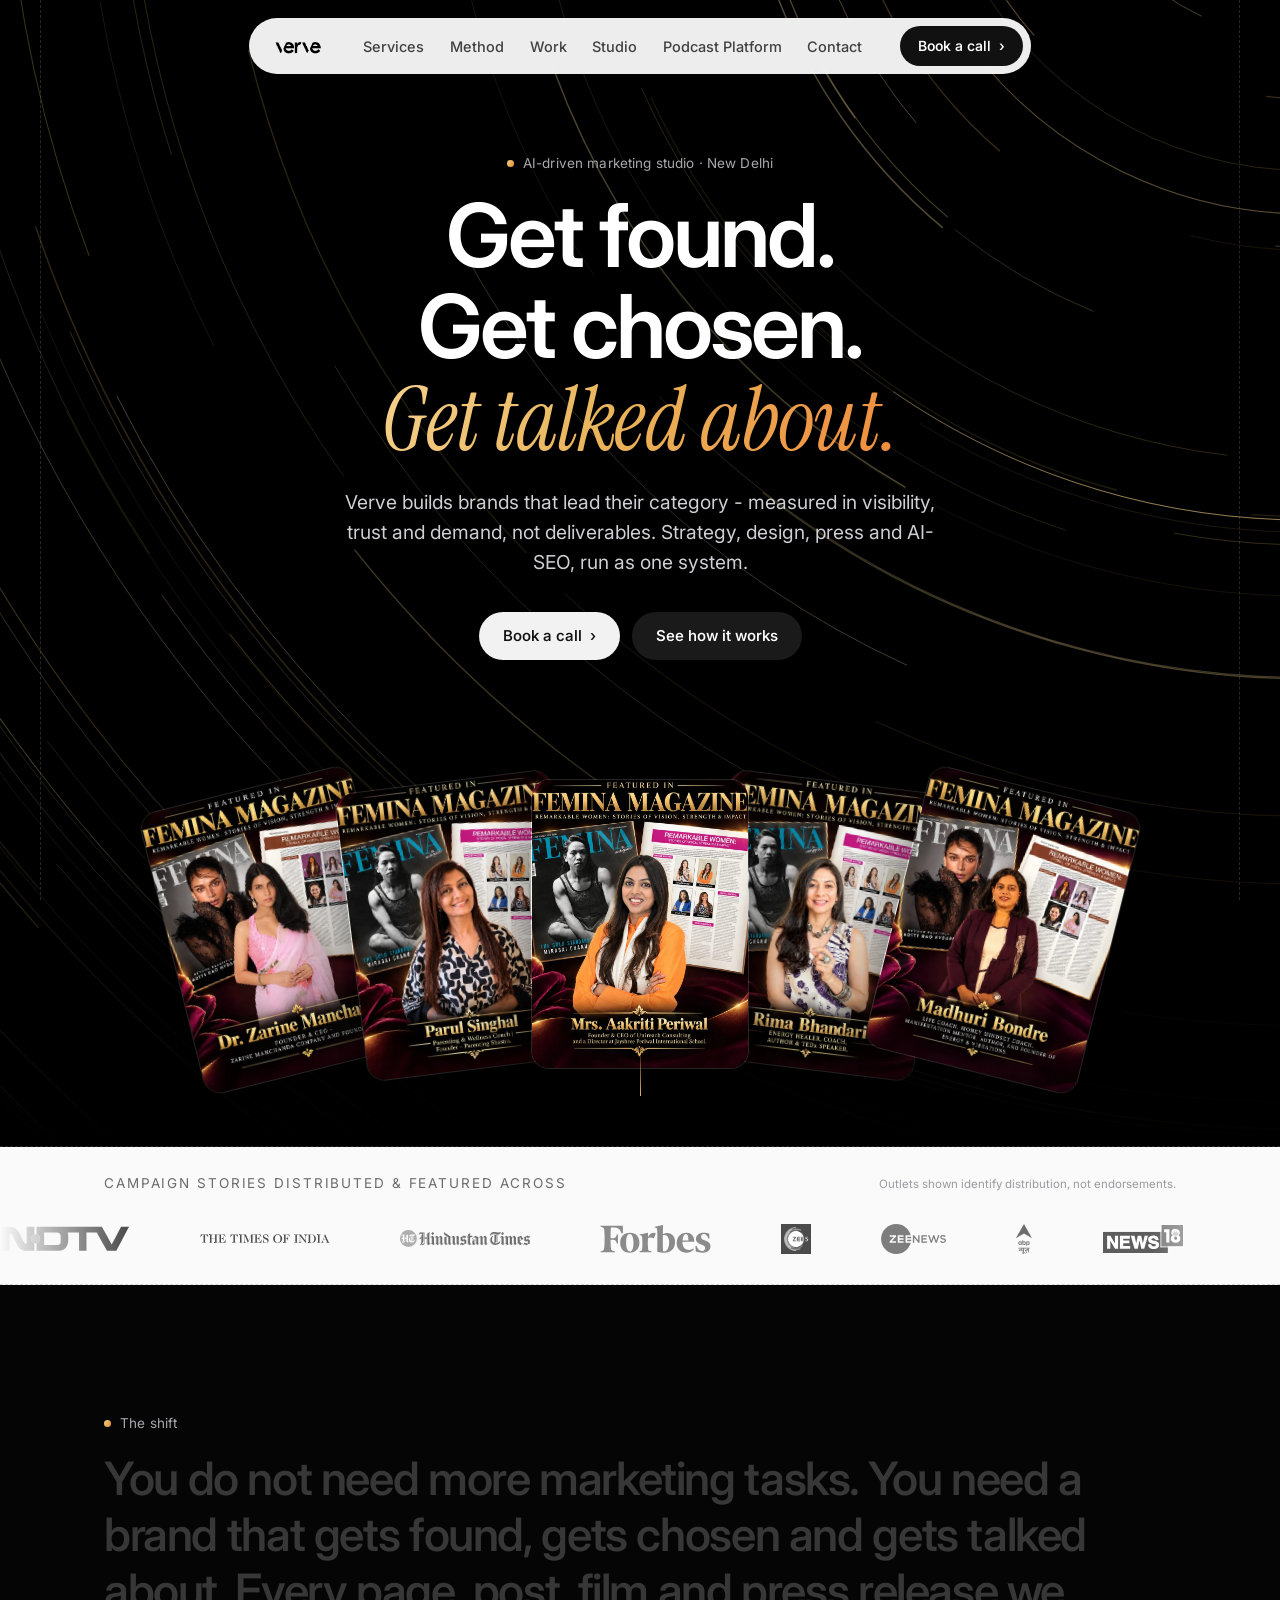
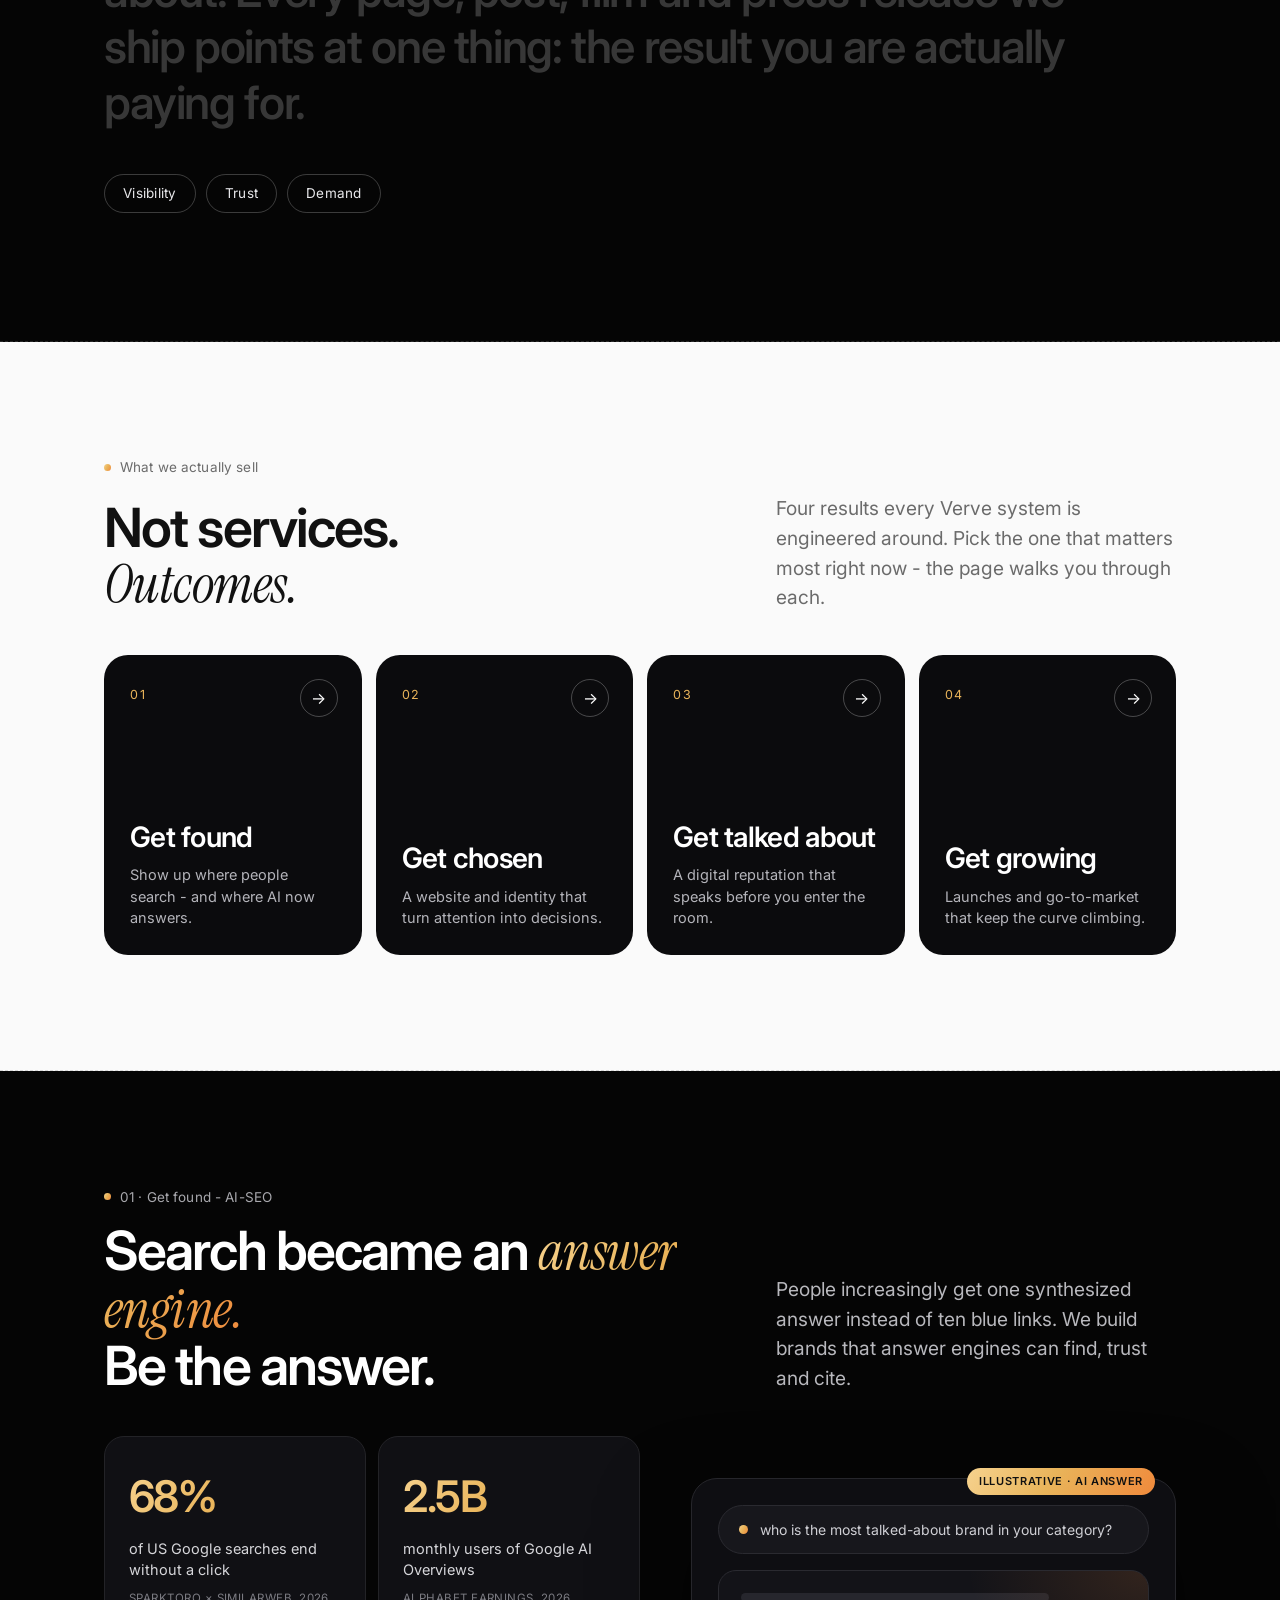
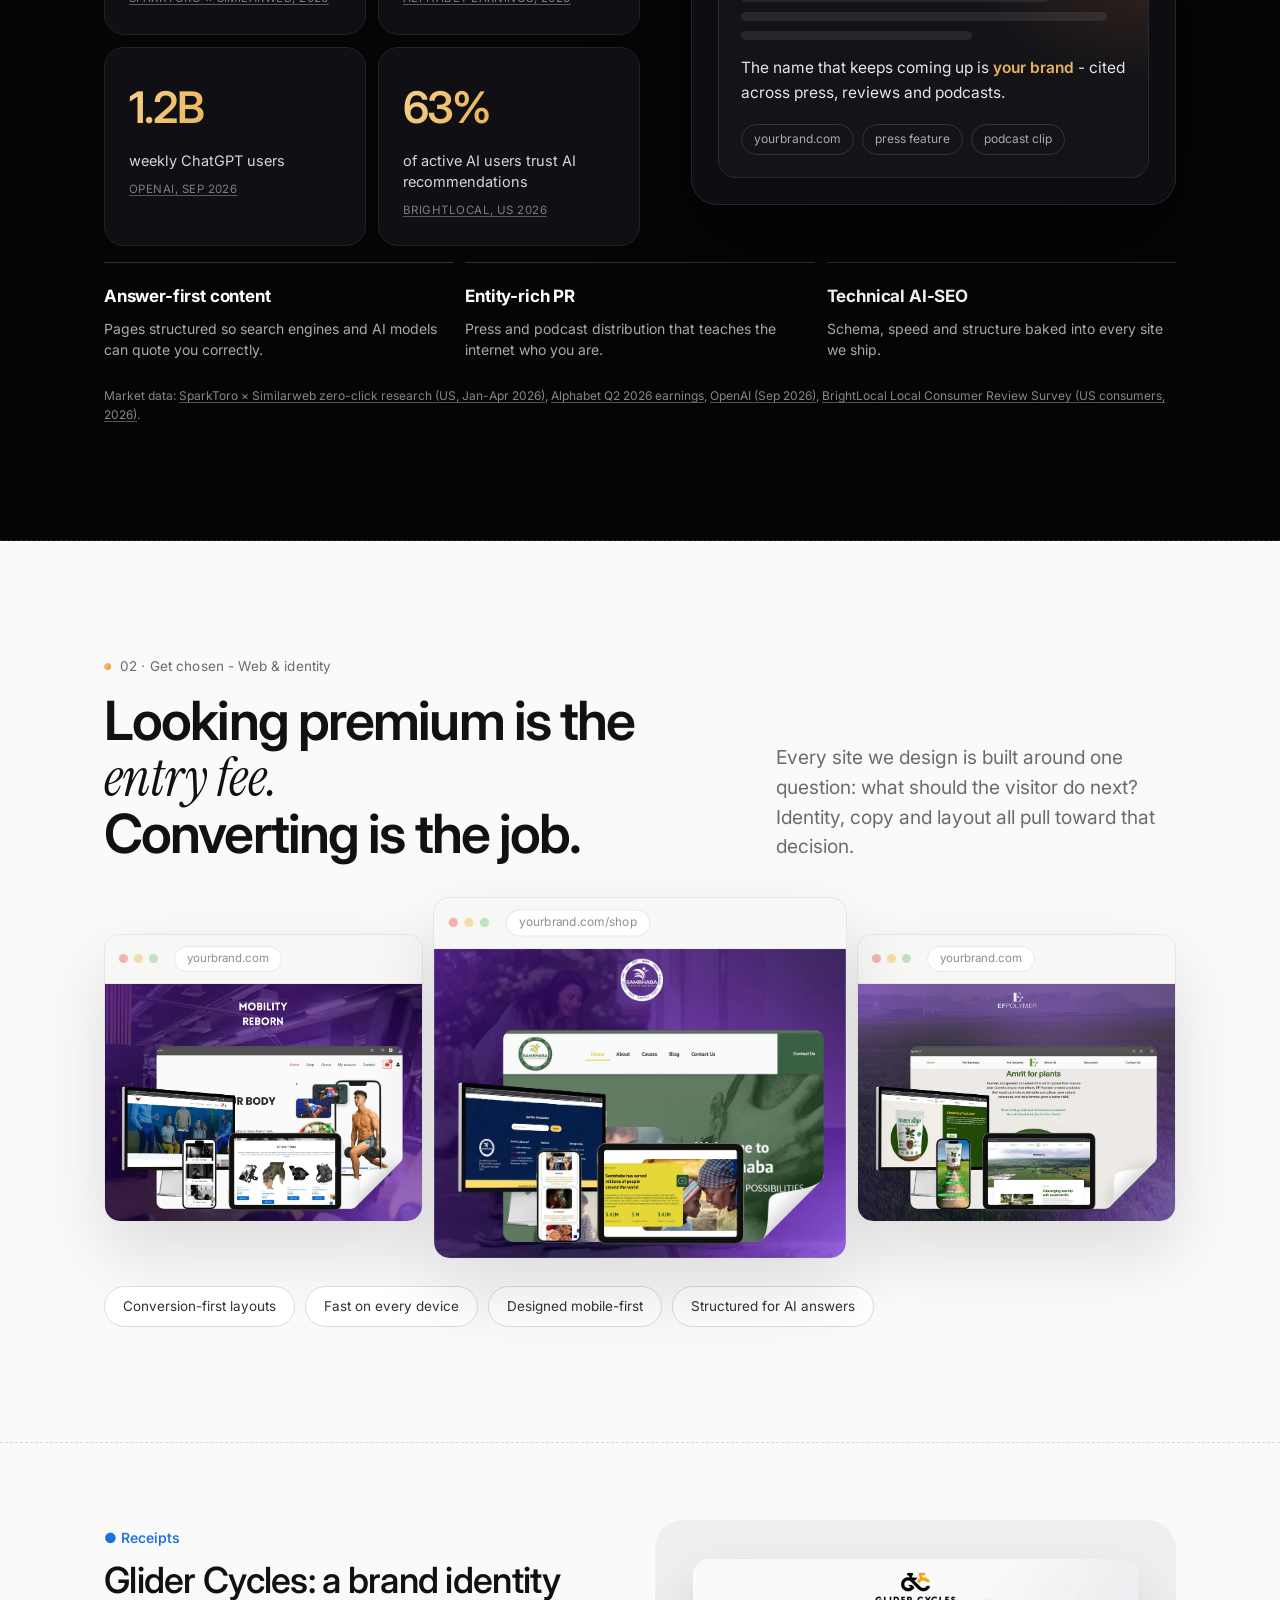
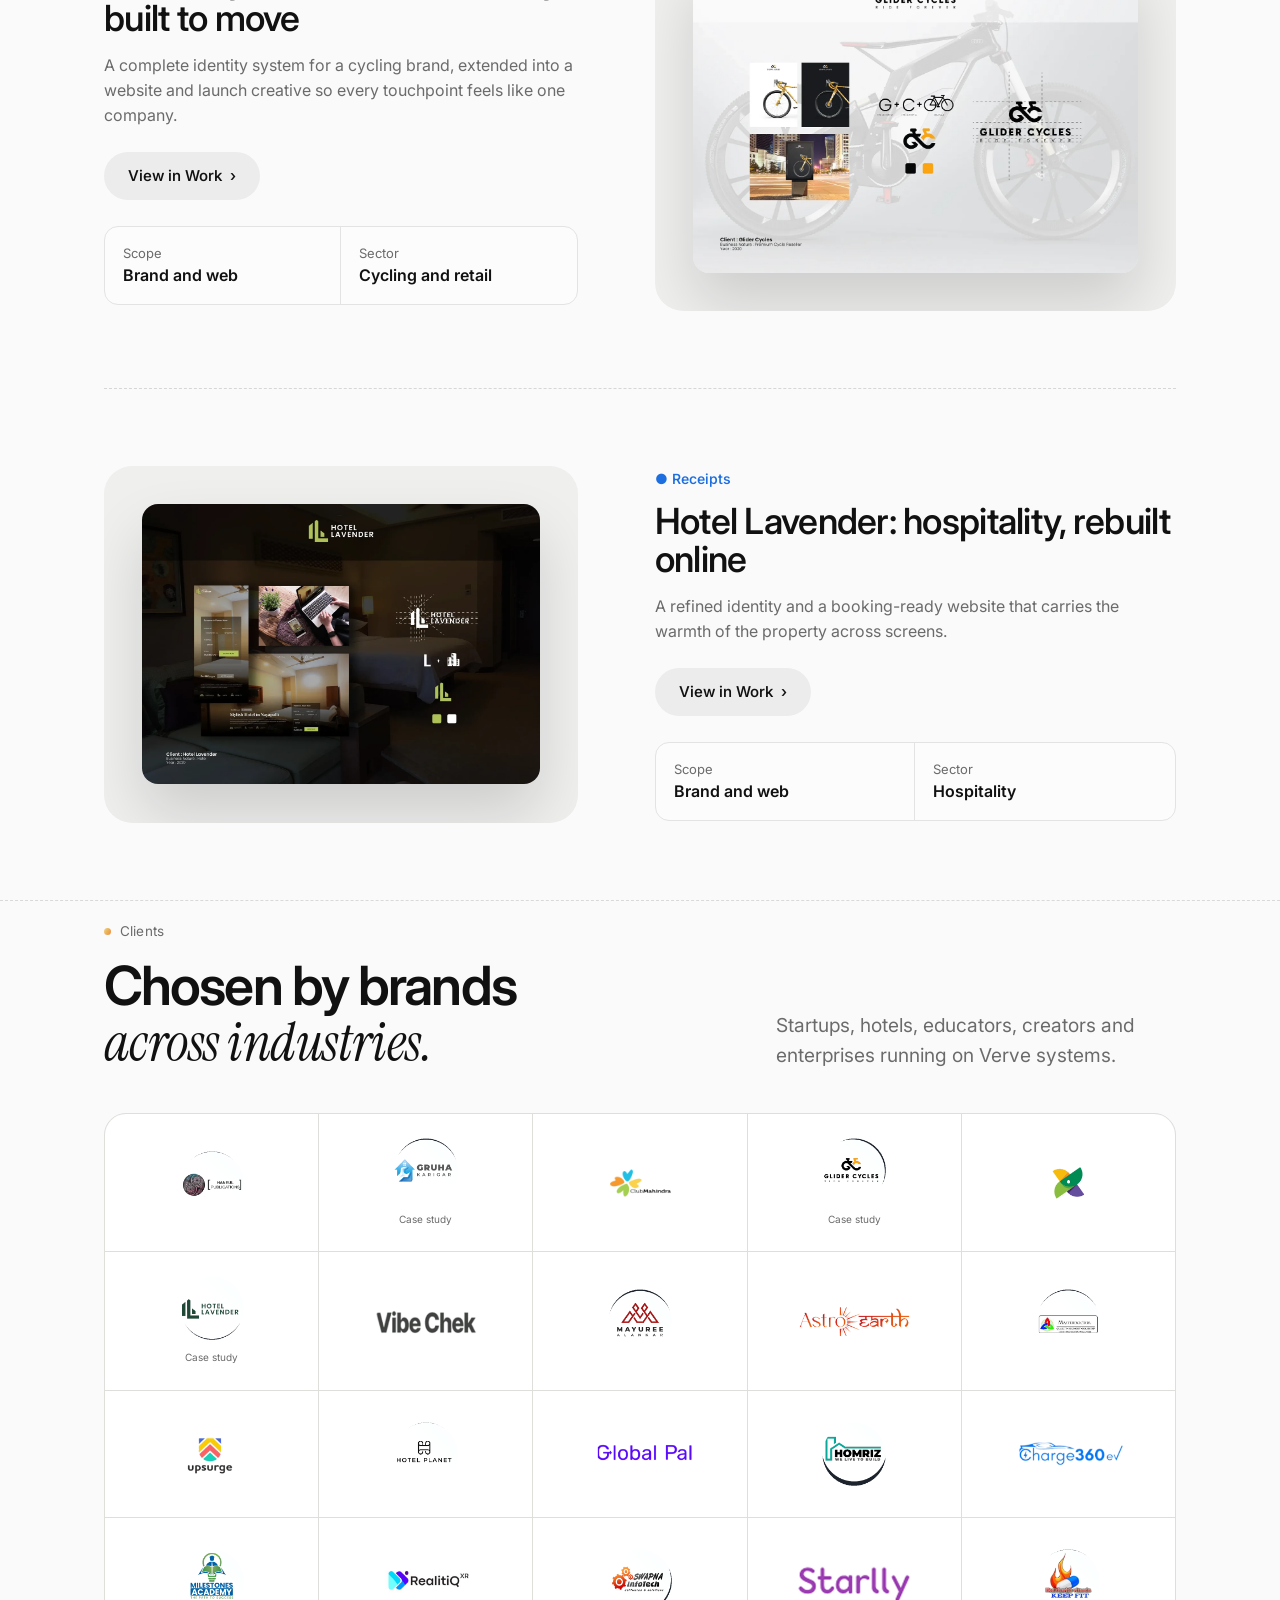
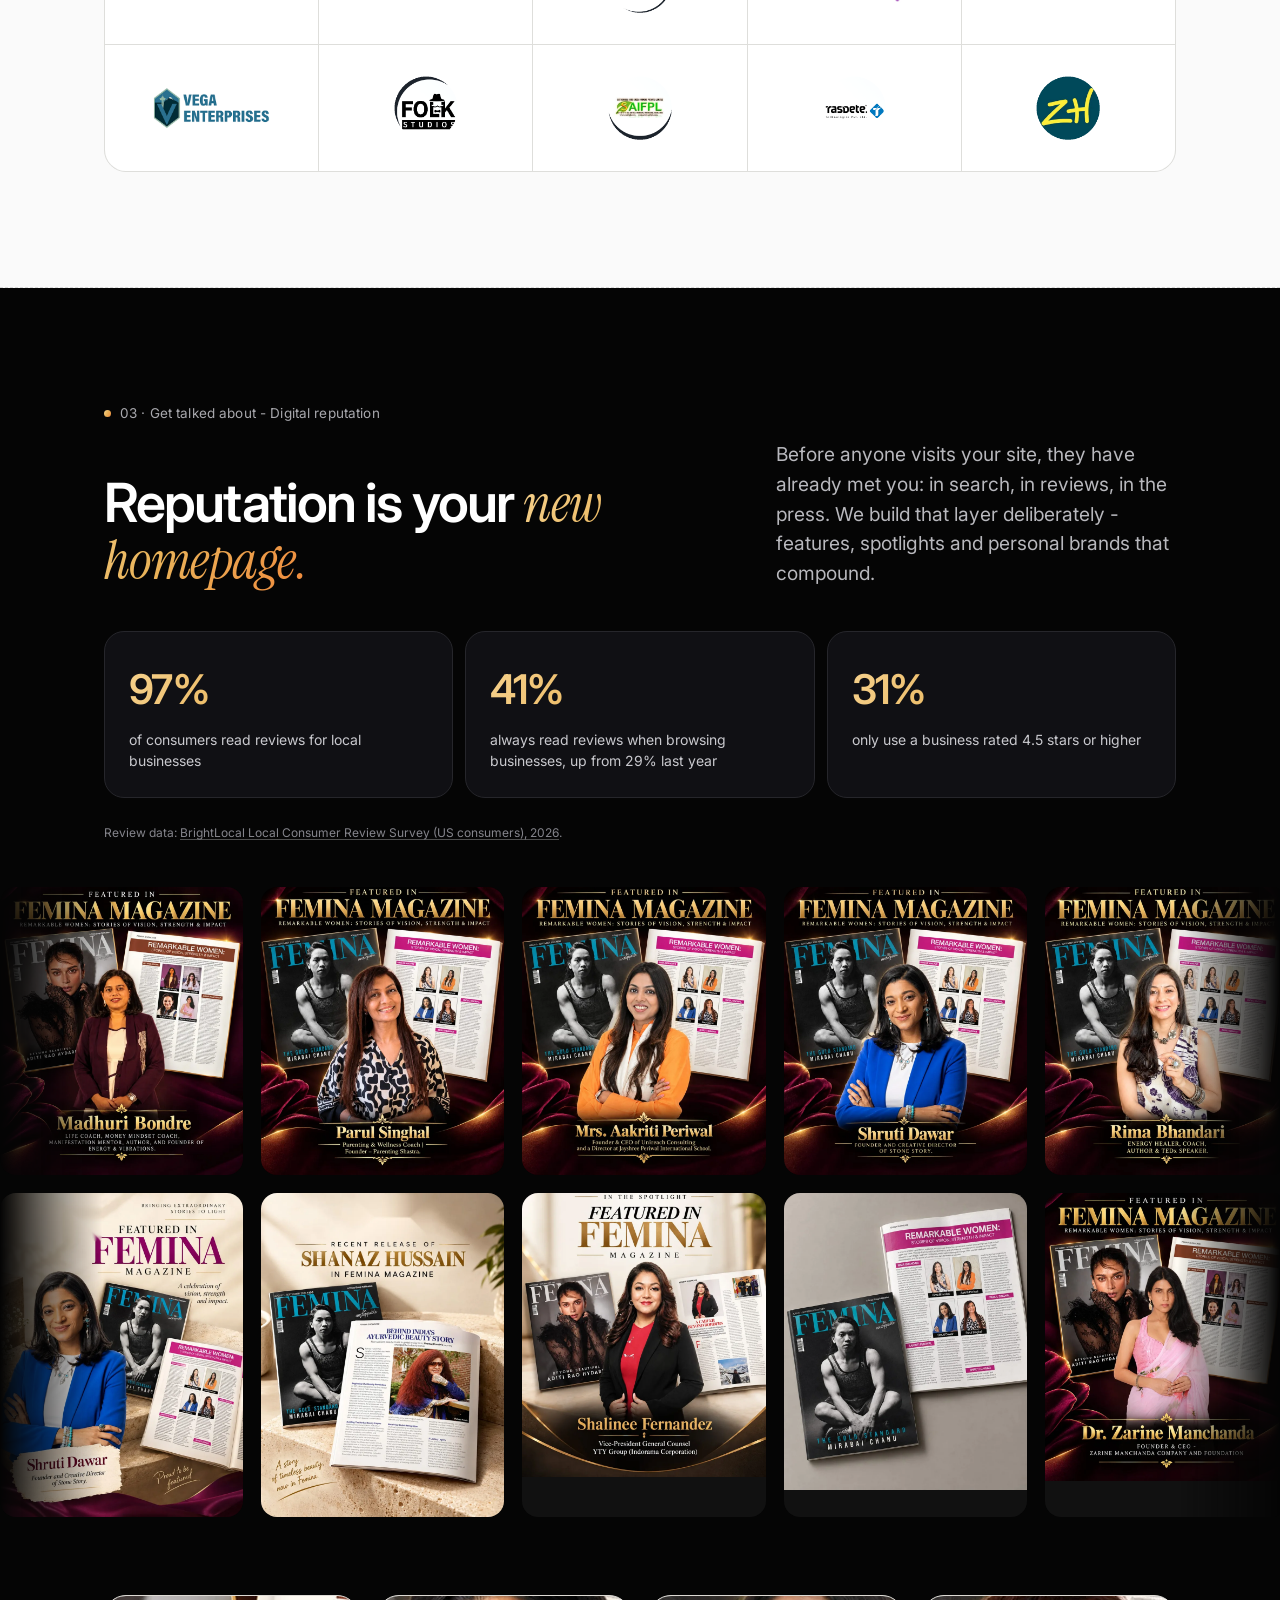
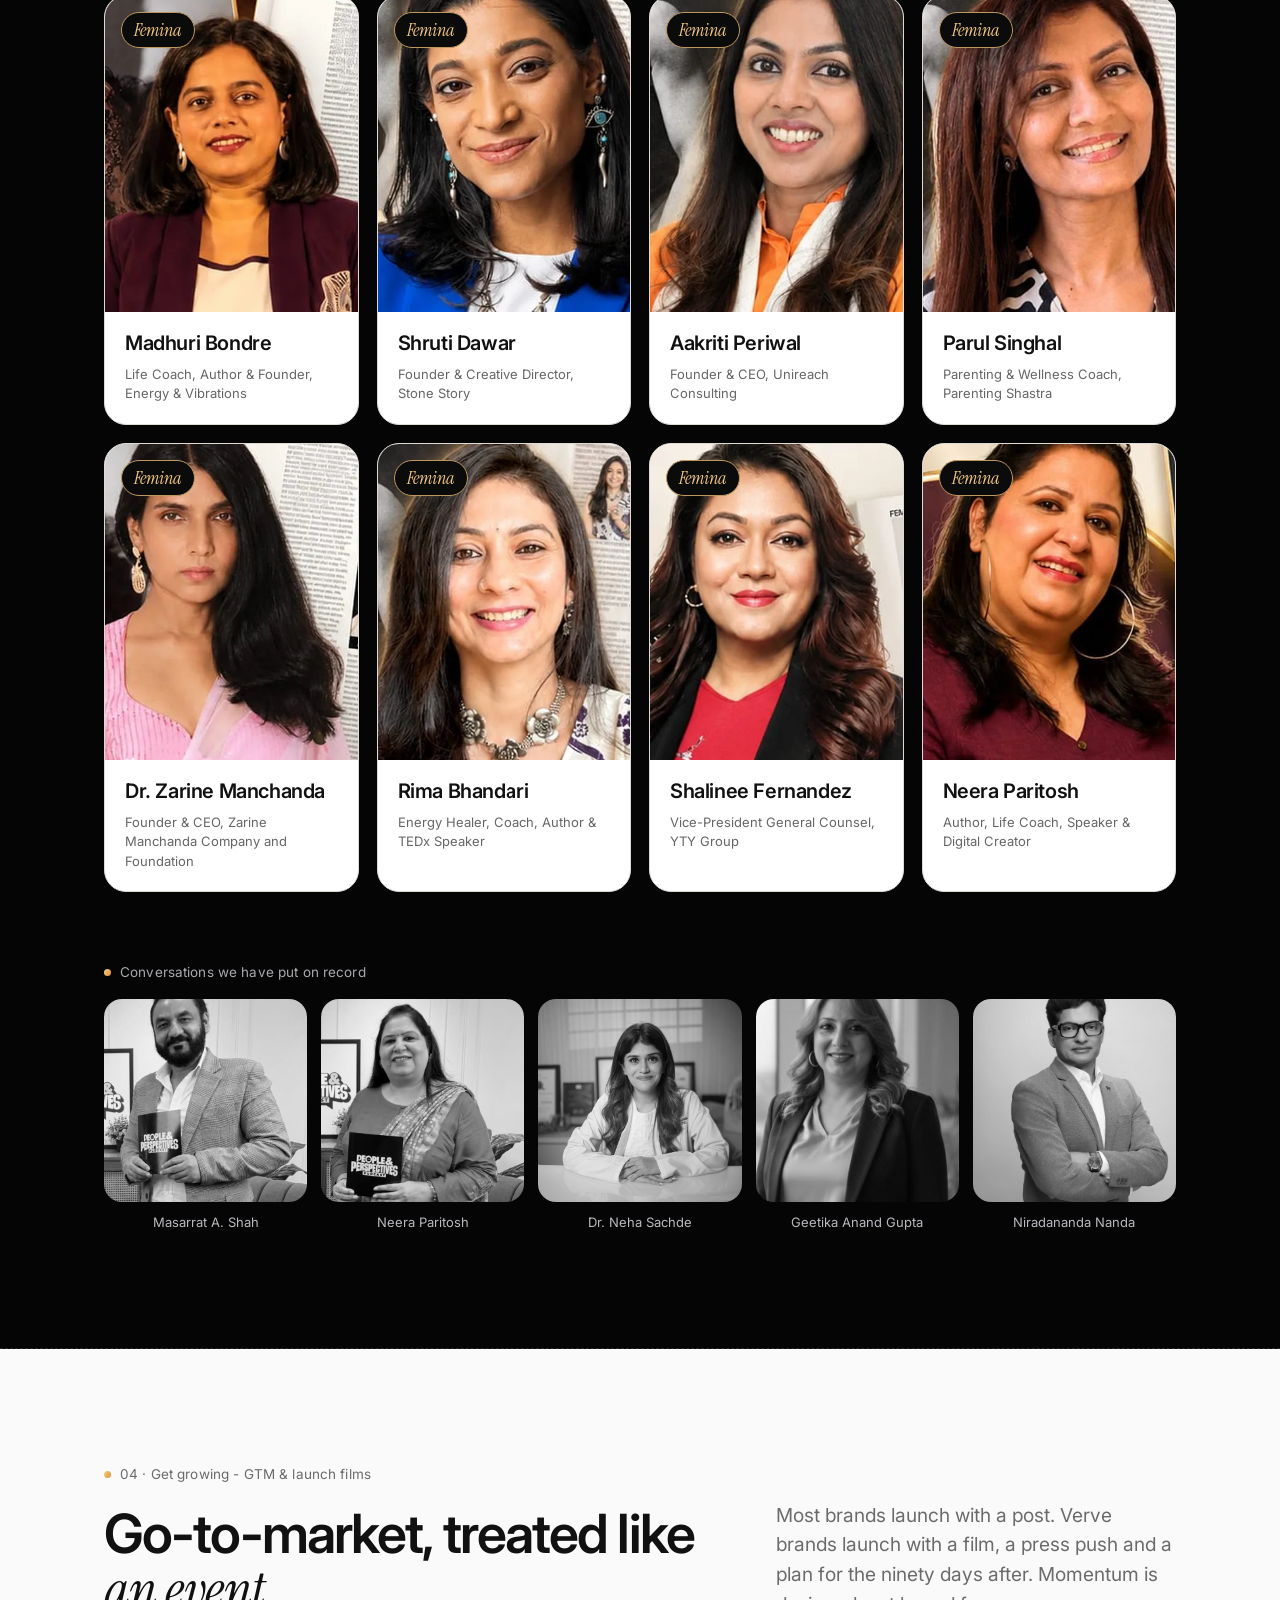
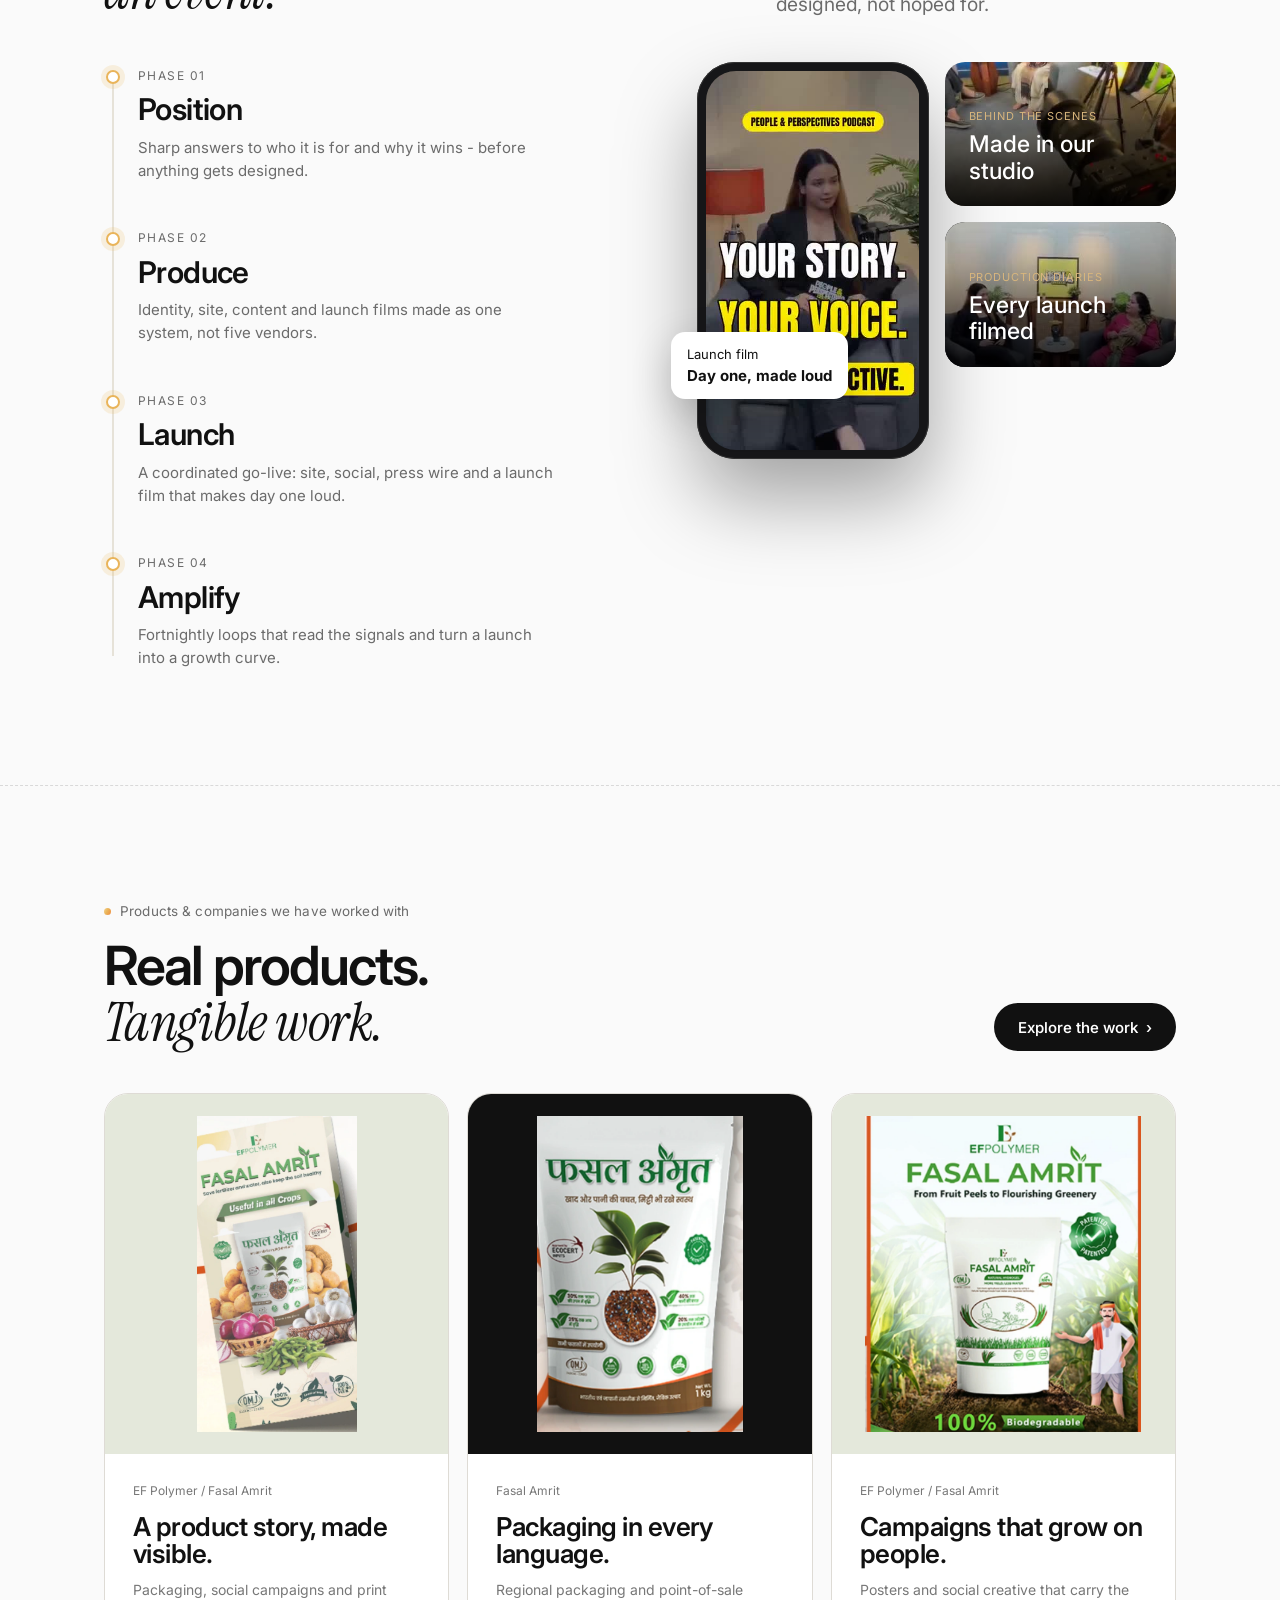
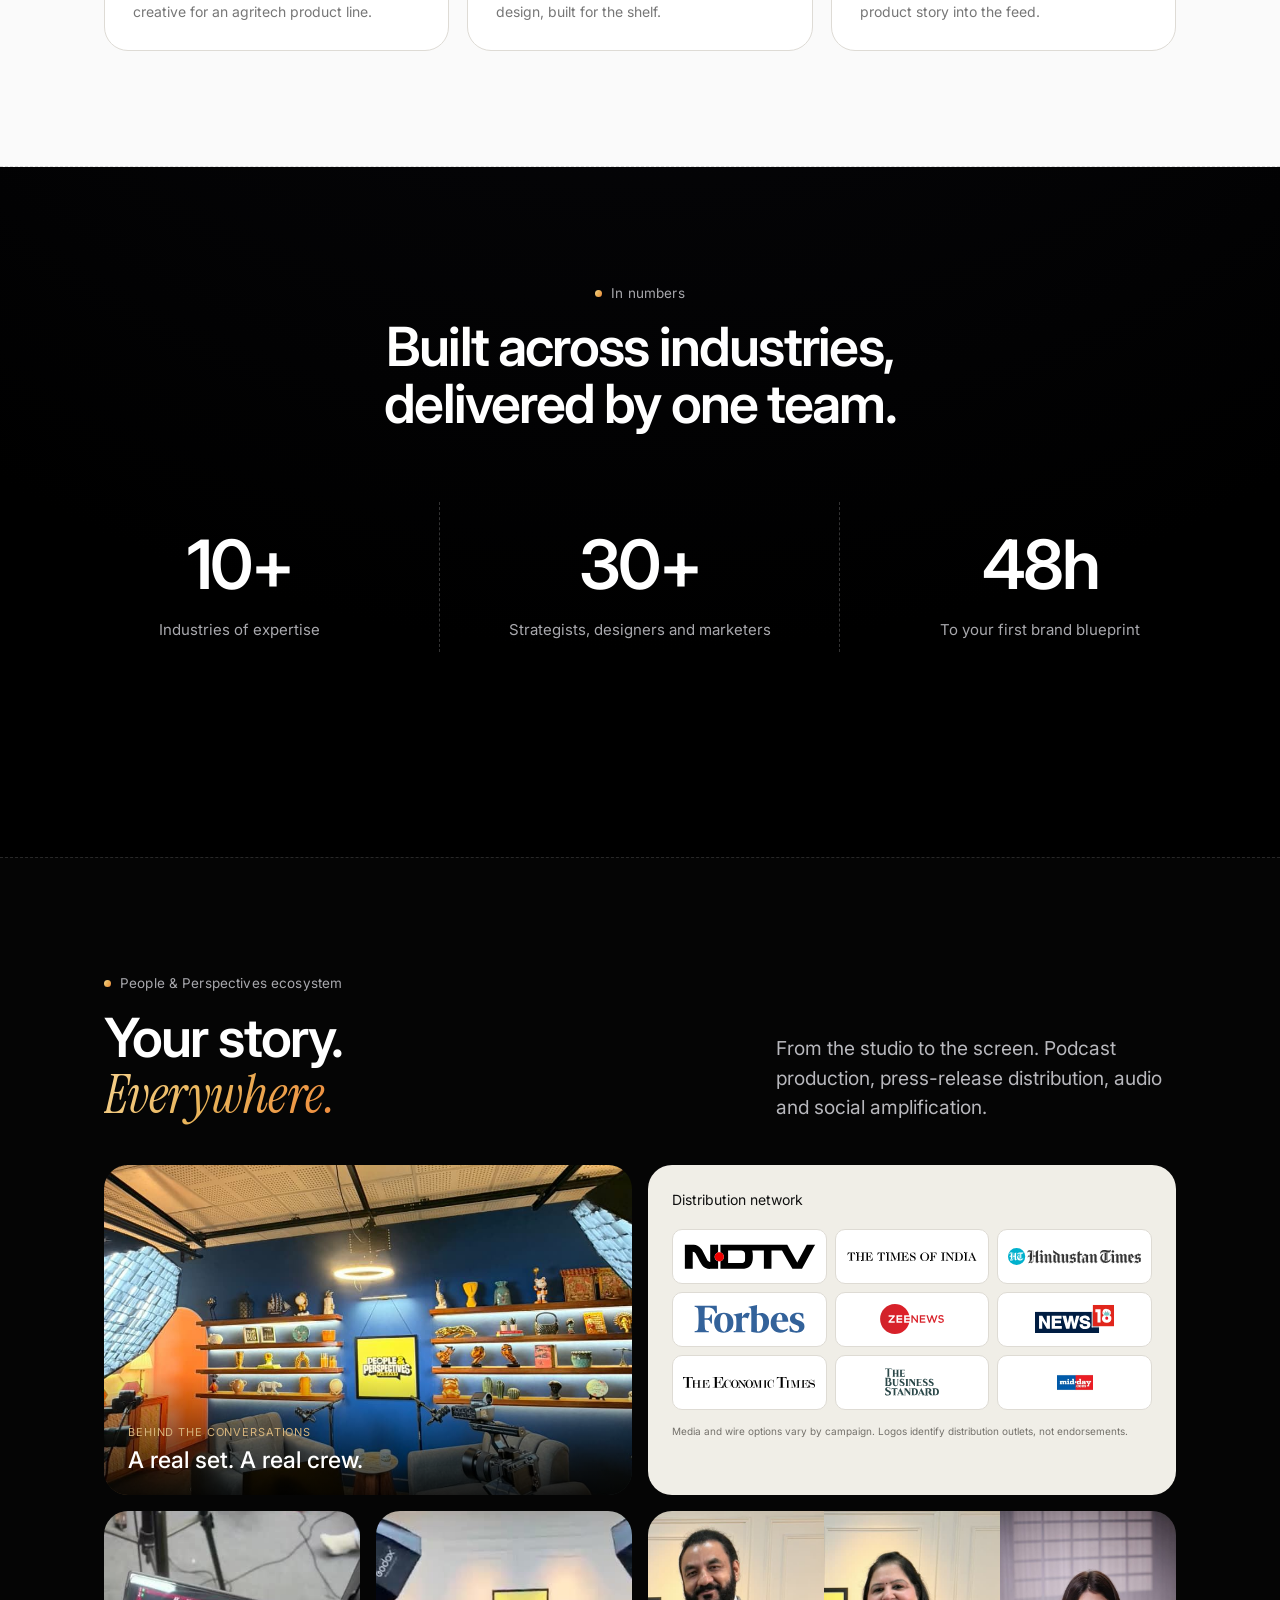
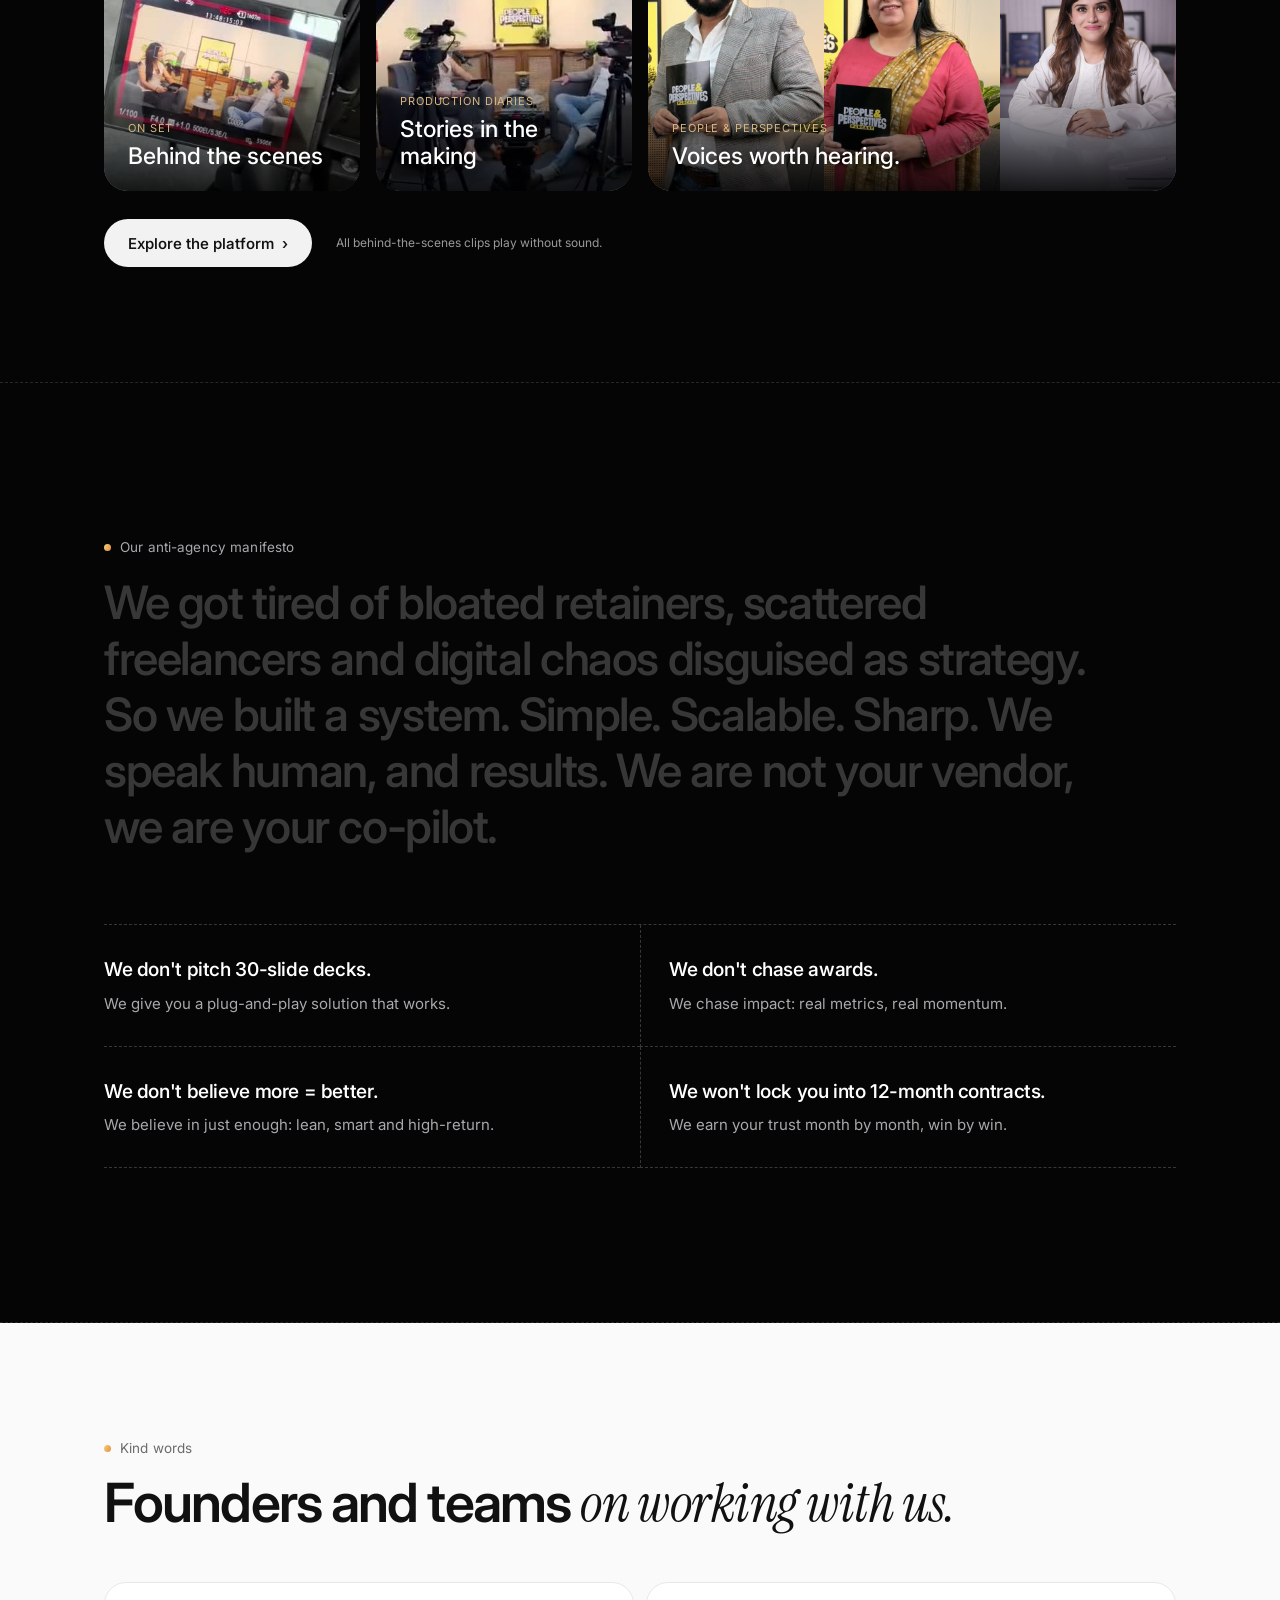
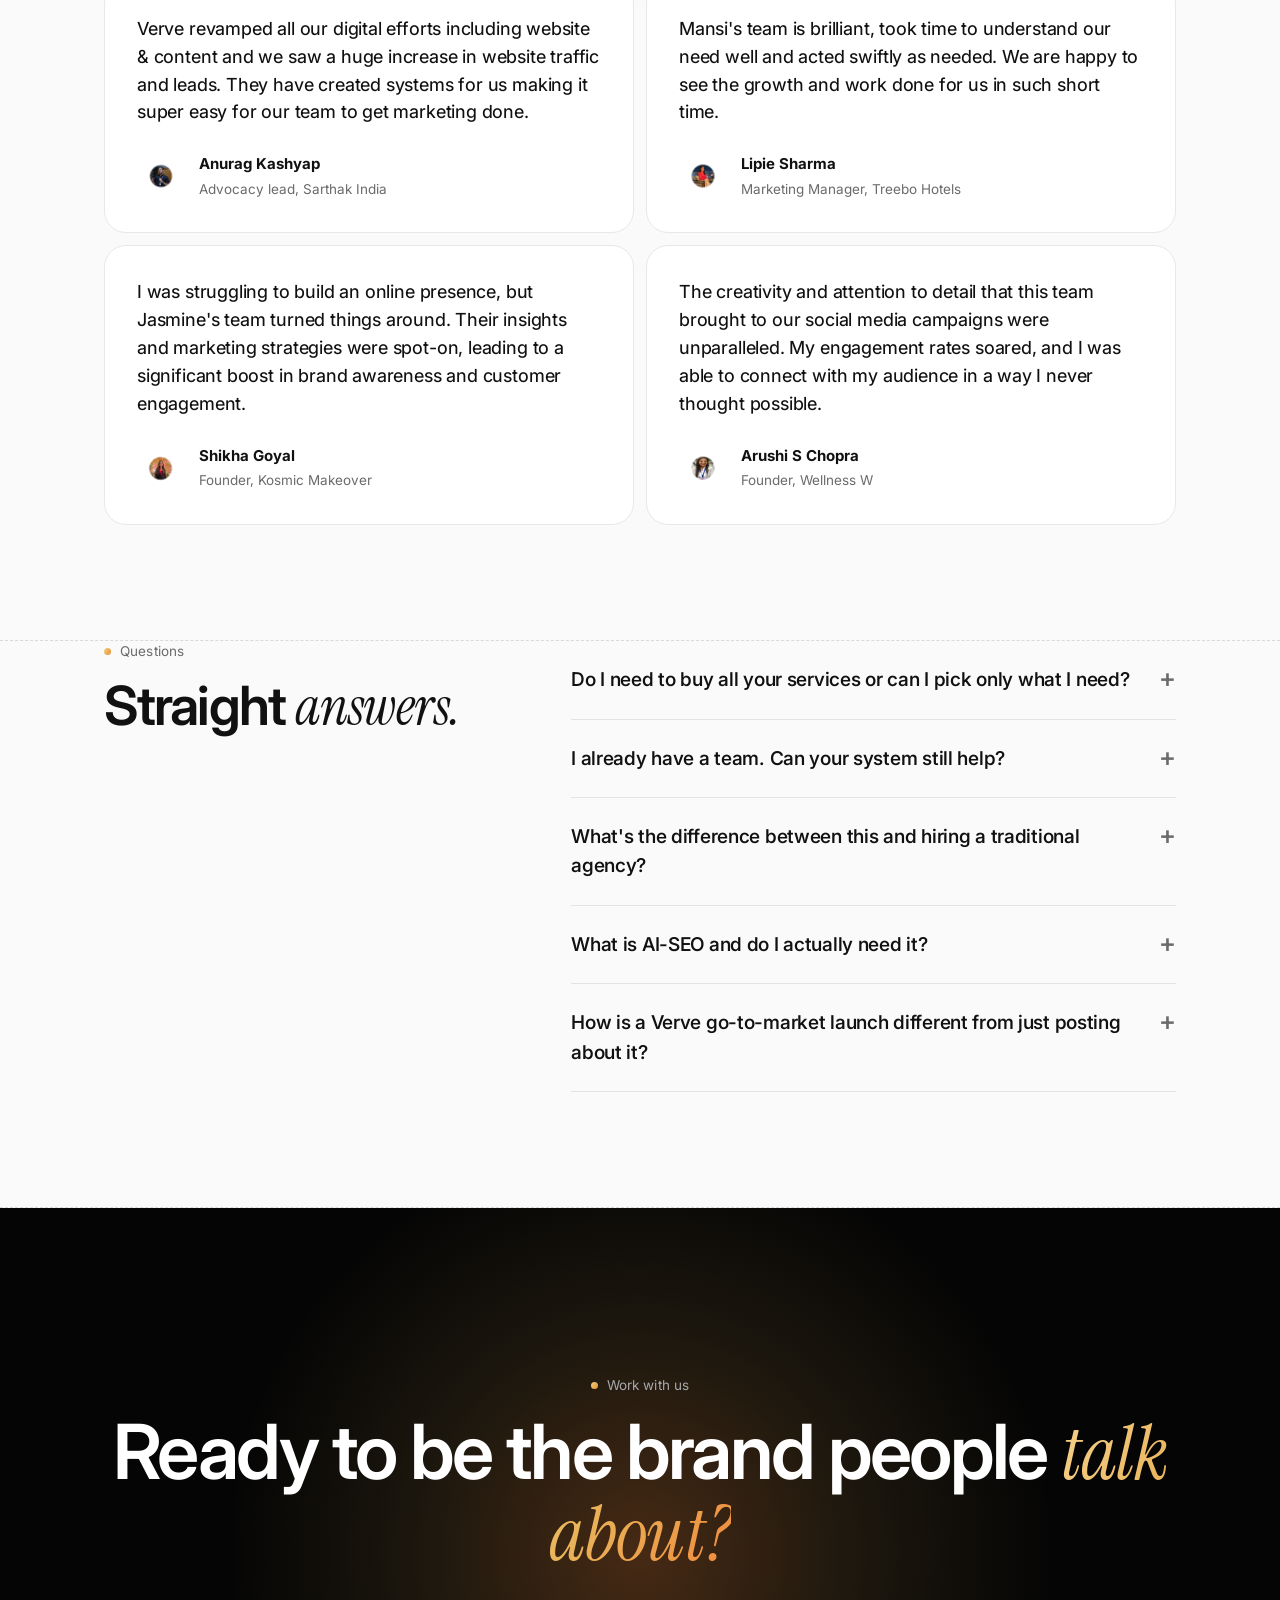
<file: index.html>
<!doctype html><html lang="en"><head><meta charset="utf-8"><meta name="viewport" content="width=device-width,initial-scale=1"><title>Verve | AI-driven marketing studio for brands that want outcomes</title><meta name="description" content="Verve is an AI-driven marketing studio. We build brands that get found, get chosen and get talked about - websites, content, press, launches and AI-SEO run as one system."><meta property="og:title" content="Verve | AI-driven marketing studio for brands that want outcomes"><meta property="og:description" content="Verve is an AI-driven marketing studio. We build brands that get found, get chosen and get talked about - websites, content, press, launches and AI-SEO run as one system."><meta property="og:image" content="/assets/v/work5.webp"><meta name="theme-color" content="#050505"><link rel="icon" href="/assets/v/favicon.png"><link rel="preconnect" href="https://fonts.googleapis.com"><link rel="preconnect" href="https://fonts.gstatic.com" crossorigin><link href="https://fonts.googleapis.com/css2?family=Inter:wght@400;450;500;550;600;700&family=Instrument+Serif:ital@1&display=swap" rel="stylesheet"><link rel="stylesheet" href="/css/style.css?v=11"></head><body><div class="rails"></div>
<header class="nav"><div class="pill"><a href="/"><img class="logo" src="/assets/v/verve-logo.png" alt="Verve"></a><ul><li><a href="/services.html">Services</a></li><li><a href="/system.html">Method</a></li><li><a href="/work.html">Work</a></li><li><a href="/about.html">Studio</a></li><li><a href="/podcast.html">Podcast Platform</a></li><li><a href="/contact.html">Contact</a></li></ul><a class="btn k sm" href="/contact.html">Book a call <i>&rsaquo;</i></a><button class="burger" aria-label="Menu">&#9776;</button></div></header><main><section class="hero dark"><canvas id="streaks"></canvas><div class="wrap in"><div class="kick hkick rv">AI-driven marketing studio &middot; New Delhi</div><h1 class="rv">Get found.<br>Get chosen.<br><span class="ser gold">Get talked about.</span></h1><p class="lead rv" data-d="90">Verve builds brands that lead their category - measured in visibility, trust and demand, not deliverables. Strategy, design, press and AI-SEO, run as one system.</p><div class="cta rv" data-d="160"><a class="btn w" href="/contact.html">Book a call <i>&rsaquo;</i></a><a class="btn g" href="#get-found">See how it works</a></div></div><div class="fan" id="fan"><figure style="--k:-2"><img src="/assets/po/zarine.webp" alt="Press feature graphic"></figure><figure style="--k:-1"><img src="/assets/po/parul.webp" alt="Press feature graphic"></figure><figure style="--k:0"><img src="/assets/po/aakriti.webp" alt="Press feature graphic"></figure><figure style="--k:1"><img src="/assets/po/rima.webp" alt="Press feature graphic"></figure><figure style="--k:2"><img src="/assets/po/madhuri.webp" alt="Press feature graphic"></figure></div><div class="scue" aria-hidden="true"><span></span></div></section>
<section class="pstrip" aria-label="Distribution and feature outlets"><div class="wrap pcap"><span>Campaign stories distributed &amp; featured across</span><span class="pcap-note">Outlets shown identify distribution, not endorsements.</span></div></section><div class="strip"><div class="marq"><div class="t"><img src="/assets/pp/logos/n_ndtv.svg" alt="NDTV" loading="lazy"><img src="/assets/pp/logos/n_toi.svg" alt="Times of India" loading="lazy"><img src="/assets/pp/logos/n_ht.svg" alt="Hindustan Times" loading="lazy"><img src="/assets/pp/logos/new_forbes_logo.svg" alt="Forbes" loading="lazy"><img src="/assets/pp/logos/new_zee5-official-logo.jpeg" alt="Zee5" loading="lazy"><img src="/assets/pp/logos/n_zeenews.svg" alt="Zee News" loading="lazy"><img src="/assets/pp/logos/new_abp_news_logo.svg" alt="ABP News" loading="lazy"><img src="/assets/pp/logos/n_news18.svg" alt="News18" loading="lazy"><img src="/assets/pp/logos/new_ani-logo.png" alt="ANI" loading="lazy"><img src="/assets/pp/logos/n_et.svg" alt="Economic Times" loading="lazy"><img src="/assets/pp/logos/n_bs.svg" alt="Business Standard" loading="lazy"><img src="/assets/pp/logos/new_mint_newspaper_logo.svg" alt="Mint" loading="lazy"><img src="/assets/pp/logos/new_deccan_chronicle_logo.png" alt="Deccan Chronicle" loading="lazy"><img src="/assets/pp/logos/n_ndtv.svg" alt="NDTV" loading="lazy"><img src="/assets/pp/logos/n_toi.svg" alt="Times of India" loading="lazy"><img src="/assets/pp/logos/n_ht.svg" alt="Hindustan Times" loading="lazy"><img src="/assets/pp/logos/new_forbes_logo.svg" alt="Forbes" loading="lazy"><img src="/assets/pp/logos/new_zee5-official-logo.jpeg" alt="Zee5" loading="lazy"><img src="/assets/pp/logos/n_zeenews.svg" alt="Zee News" loading="lazy"><img src="/assets/pp/logos/new_abp_news_logo.svg" alt="ABP News" loading="lazy"><img src="/assets/pp/logos/n_news18.svg" alt="News18" loading="lazy"><img src="/assets/pp/logos/new_ani-logo.png" alt="ANI" loading="lazy"><img src="/assets/pp/logos/n_et.svg" alt="Economic Times" loading="lazy"><img src="/assets/pp/logos/n_bs.svg" alt="Business Standard" loading="lazy"><img src="/assets/pp/logos/new_mint_newspaper_logo.svg" alt="Mint" loading="lazy"><img src="/assets/pp/logos/new_deccan_chronicle_logo.png" alt="Deccan Chronicle" loading="lazy"></div></div></div>
<section class="story dark shift"><div class="wrap"><div class="kick">The shift</div><p class="big">You do not need more marketing tasks. You need a brand that gets found, gets chosen and gets talked about. Every page, post, film and press release we ship points at one thing: the result you are actually paying for.</p><div class="shift-meta rv"><span>Visibility</span><span>Trust</span><span>Demand</span></div></div></section>
<section class="pad outcomes"><div class="wrap"><div class="kick">What we actually sell</div><div class="section-top"><h2 class="rv">Not services.<br><span class="ser">Outcomes.</span></h2><p class="lead rv">Four results every Verve system is engineered around. Pick the one that matters most right now - the page walks you through each.</p></div><div class="outc-grid"><a class="outc rv tilt" data-d="0" href="#get-found"><span class="on">01</span><h3>Get found</h3><p>Show up where people search - and where AI now answers.</p><span class="oarrow">&rarr;</span></a><a class="outc rv tilt" data-d="70" href="#get-chosen"><span class="on">02</span><h3>Get chosen</h3><p>A website and identity that turn attention into decisions.</p><span class="oarrow">&rarr;</span></a><a class="outc rv tilt" data-d="140" href="#get-talked-about"><span class="on">03</span><h3>Get talked about</h3><p>A digital reputation that speaks before you enter the room.</p><span class="oarrow">&rarr;</span></a><a class="outc rv tilt" data-d="210" href="#get-growing"><span class="on">04</span><h3>Get growing</h3><p>Launches and go-to-market that keep the curve climbing.</p><span class="oarrow">&rarr;</span></a></div></div></section>
<section class="pad dark aiseo" id="get-found"><div class="wrap"><div class="kick">01 &middot; Get found - AI-SEO</div><div class="section-top"><h2 class="rv">Search became an <span class="ser gold">answer engine.</span><br>Be the answer.</h2><p class="lead rv">People increasingly get one synthesized answer instead of ten blue links. We build brands that answer engines can find, trust and cite.</p></div><div class="ai-grid"><div class="statgrid"><div class="stat rv" data-d="0"><b>68%</b><span>of US Google searches end without a click</span><small><a href="https://sparktoro.com/blog/in-2026-less-than-one-third-of-google-searches-still-send-a-click/" target="_blank" rel="noopener">SparkToro &times; Similarweb, 2026</a></small></div><div class="stat rv" data-d="60"><b>2.5B</b><span>monthly users of Google AI Overviews</span><small><a href="https://www.fool.com/investing/2026/08/21/sundar-pichai-alphabets-ai-billion-users/" target="_blank" rel="noopener">Alphabet earnings, 2026</a></small></div><div class="stat rv" data-d="120"><b>1.2B</b><span>weekly ChatGPT users</span><small><a href="https://www.theverge.com/ai-artificial-intelligence/1002265/chatgpt-now-has-1-2-billion-weekly-users-openai-says" target="_blank" rel="noopener">OpenAI, Sep 2026</a></small></div><div class="stat rv" data-d="180"><b>63%</b><span>of active AI users trust AI recommendations</span><small><a href="https://www.brightlocal.com/research/lcrs-ai-trust/" target="_blank" rel="noopener">BrightLocal, US 2026</a></small></div></div><div class="aimock rv" data-d="120" aria-hidden="true"><div class="aiq"><span class="aiq-ico"></span>who is the most talked-about brand in your category?</div><div class="aia"><div class="aia-glow"></div><div class="aia-line w80"></div><div class="aia-line w95"></div><div class="aia-line w60"></div><div class="aia-ans">The name that keeps coming up is <b>your brand</b> - cited across press, reviews and podcasts.</div><div class="aia-src"><span>yourbrand.com</span><span>press feature</span><span>podcast clip</span></div></div><div class="aia-tag">Illustrative &middot; AI answer</div></div></div><div class="apoints"><div class="apoint rv" data-d="0"><b>Answer-first content</b><p>Pages structured so search engines and AI models can quote you correctly.</p></div><div class="apoint rv" data-d="70"><b>Entity-rich PR</b><p>Press and podcast distribution that teaches the internet who you are.</p></div><div class="apoint rv" data-d="140"><b>Technical AI-SEO</b><p>Schema, speed and structure baked into every site we ship.</p></div></div><p class="srcnote rv">Market data: <a href="https://sparktoro.com/blog/in-2026-less-than-one-third-of-google-searches-still-send-a-click/" target="_blank" rel="noopener">SparkToro &times; Similarweb zero-click research (US, Jan-Apr 2026)</a>, <a href="https://www.fool.com/investing/2026/08/21/sundar-pichai-alphabets-ai-billion-users/" target="_blank" rel="noopener">Alphabet Q2 2026 earnings</a>, <a href="https://www.theverge.com/ai-artificial-intelligence/1002265/chatgpt-now-has-1-2-billion-weekly-users-openai-says" target="_blank" rel="noopener">OpenAI (Sep 2026)</a>, <a href="https://www.brightlocal.com/research/lcrs-ai-trust/" target="_blank" rel="noopener">BrightLocal Local Consumer Review Survey (US consumers, 2026)</a>.</p></div></section>
<section class="pad chosen" id="get-chosen"><div class="wrap"><div class="kick">02 &middot; Get chosen - Web &amp; identity</div><div class="section-top"><h2 class="rv">Looking premium is the <span class="ser">entry fee.</span><br>Converting is the job.</h2><p class="lead rv">Every site we design is built around one question: what should the visitor do next? Identity, copy and layout all pull toward that decision.</p></div><div class="bmocks"><figure class="bmock rv"><div class="bbar"><i></i><i></i><i></i><span>yourbrand.com</span></div><img src="/assets/v/work1.webp" alt="Website designed by Verve - homepage" loading="lazy"></figure><figure class="bmock rv"><div class="bbar"><i></i><i></i><i></i><span>yourbrand.com/shop</span></div><img src="/assets/v/work2.webp" alt="Website designed by Verve - product page" loading="lazy"></figure><figure class="bmock rv"><div class="bbar"><i></i><i></i><i></i><span>yourbrand.com</span></div><img src="/assets/v/work3.webp" alt="Website designed by Verve - mobile view" loading="lazy"></figure></div><div class="chips rv"><span>Conversion-first layouts</span><span>Fast on every device</span><span>Designed mobile-first</span><span>Structured for AI answers</span></div></div></section>
<section><div class="wrap"><div class="case"><div class="txt rv"><div class="badge">&#9679; Receipts</div><h3>Glider Cycles: a brand identity built to move</h3><p>A complete identity system for a cycling brand, extended into a website and launch creative so every touchpoint feels like one company.</p><a class="btn l" href="/work.html">View in Work <i>&rsaquo;</i></a><div class="tbl"><div><small>Scope</small><b>Brand and web</b></div><div><small>Sector</small><b>Cycling and retail</b></div></div></div><div class="stage rv"><img src="/assets/v/bi-glider.webp" alt="Glider Cycles brand identity" loading="lazy"></div></div>
<div class="case flip sep"><div class="txt rv"><div class="badge">&#9679; Receipts</div><h3>Hotel Lavender: hospitality, rebuilt online</h3><p>A refined identity and a booking-ready website that carries the warmth of the property across screens.</p><a class="btn l" href="/work.html">View in Work <i>&rsaquo;</i></a><div class="tbl"><div><small>Scope</small><b>Brand and web</b></div><div><small>Sector</small><b>Hospitality</b></div></div></div><div class="stage rv"><img src="/assets/v/bi-lavender.webp" alt="Hotel Lavender brand identity" loading="lazy"></div></div></div></section>
<section class="pad clientwall"><div class="wrap"><div class="kick">Clients</div><div class="section-top"><h2 class="rv">Chosen by brands<br><span class="ser">across industries.</span></h2><p class="lead rv">Startups, hotels, educators, creators and enterprises running on Verve systems.</p></div><div class="lg"><div class="rv" data-d="0"><img class="" src="/assets/v/cl-haneul.png" alt="Haneul Publications" loading="lazy"></div><div class="rv" data-d="60"><img class="" src="/assets/v/cl-gruha.png" alt="Gruha Karigar" loading="lazy"><small>Case study</small></div><div class="rv" data-d="120"><img class="rc" src="/assets/v/logo-clubmahindra.png" alt="Club Mahindra" loading="lazy"></div><div class="rv" data-d="180"><img class="" src="/assets/v/cl-glider.png" alt="Glider Cycles" loading="lazy"><small>Case study</small></div><div class="rv" data-d="240"><img class="rc" src="/assets/v/logo-treebo.png" alt="Treebo" loading="lazy"></div><div class="rv" data-d="0"><img class="" src="/assets/v/cl-hotellavender.png" alt="Hotel Lavender" loading="lazy"><small>Case study</small></div><div class="rv" data-d="60"><img class="rc" src="/assets/v/logo-vibechek.png" alt="Vibe Chek" loading="lazy"></div><div class="rv" data-d="120"><img class="" src="/assets/v/cl-mayuree.png" alt="Mayuree Alankar" loading="lazy"></div><div class="rv" data-d="180"><img class="rc" src="/assets/v/logo-astroearth.png" alt="Astro Earth" loading="lazy"></div><div class="rv" data-d="240"><img class="" src="/assets/v/cl-masterdoctor.png" alt="Masterdoctor" loading="lazy"></div><div class="rv" data-d="0"><img class="rc" src="/assets/v/logo-upsurge.png" alt="Upsurge" loading="lazy"></div><div class="rv" data-d="60"><img class="" src="/assets/v/cl-hotelplanet.png" alt="Hotel Planet" loading="lazy"></div><div class="rv" data-d="120"><img class="rc" src="/assets/v/logo-globalpal.png" alt="Global Pal" loading="lazy"></div><div class="rv" data-d="180"><img class="" src="/assets/v/cl-homriz.png" alt="Homriz" loading="lazy"></div><div class="rv" data-d="240"><img class="rc" src="/assets/v/logo-charge360.png" alt="Charge360 EV" loading="lazy"></div><div class="rv" data-d="0"><img class="" src="/assets/v/cl-milestones.png" alt="Milestones Academy" loading="lazy"></div><div class="rv" data-d="60"><img class="rc" src="/assets/v/logo-realitiq.png" alt="RealitiQ XR" loading="lazy"></div><div class="rv" data-d="120"><img class="" src="/assets/v/cl-swapna.png" alt="Swapna Infotech" loading="lazy"></div><div class="rv" data-d="180"><img class="rc" src="/assets/v/logo-starlly.png" alt="Starlly" loading="lazy"></div><div class="rv" data-d="240"><img class="" src="/assets/v/cl-keepfit.png" alt="Keep Fit" loading="lazy"></div><div class="rv" data-d="0"><img class="rc" src="/assets/v/logo-vega.png" alt="Vega Enterprises" loading="lazy"></div><div class="rv" data-d="60"><img class="" src="/assets/v/cl-folk.png" alt="Folk Studios" loading="lazy"></div><div class="rv" data-d="120"><img class="" src="/assets/v/cl-saifpl.png" alt="SAIFPL" loading="lazy"></div><div class="rv" data-d="180"><img class="" src="/assets/v/cl-tasdete.png" alt="Tasdete" loading="lazy"></div><div class="rv" data-d="240"><img class="" src="/assets/v/cl-zaruri.png" alt="Zaruri Hai" loading="lazy"></div></div></div></section>
<section class="pad dark reputation" id="get-talked-about"><div class="wrap"><div class="kick">03 &middot; Get talked about - Digital reputation</div><div class="section-top"><h2 class="rv">Reputation is your <span class="ser gold">new homepage.</span></h2><p class="lead rv">Before anyone visits your site, they have already met you: in search, in reviews, in the press. We build that layer deliberately - features, spotlights and personal brands that compound.</p></div><div class="repstats"><div class="repstat rv" data-d="0"><b>97%</b><span>of consumers read reviews for local businesses</span></div><div class="repstat rv" data-d="60"><b>41%</b><span>always read reviews when browsing businesses, up from 29% last year</span></div><div class="repstat rv" data-d="120"><b>31%</b><span>only use a business rated 4.5 stars or higher</span></div></div><p class="srcnote rv">Review data: <a href="https://www.brightlocal.com/Research/Local-Consumer-Review-Survey/" target="_blank" rel="noopener">BrightLocal Local Consumer Review Survey (US consumers), 2026</a>.</p></div><div class="rep-marq"><div class="wmask"><div class="row "><figure><img src="/assets/po/madhuri.webp" alt="Press feature graphic" loading="lazy"></figure><figure><img src="/assets/po/parul.webp" alt="Press feature graphic" loading="lazy"></figure><figure><img src="/assets/po/aakriti.webp" alt="Press feature graphic" loading="lazy"></figure><figure><img src="/assets/po/shruti1.webp" alt="Press feature graphic" loading="lazy"></figure><figure><img src="/assets/po/rima.webp" alt="Press feature graphic" loading="lazy"></figure><figure><img src="/assets/po/zarine.webp" alt="Press feature graphic" loading="lazy"></figure><figure><img src="/assets/po/shalinee.webp" alt="Press feature graphic" loading="lazy"></figure><figure><img src="/assets/po/madhuri.webp" alt="Press feature graphic" loading="lazy"></figure><figure><img src="/assets/po/parul.webp" alt="Press feature graphic" loading="lazy"></figure><figure><img src="/assets/po/aakriti.webp" alt="Press feature graphic" loading="lazy"></figure><figure><img src="/assets/po/shruti1.webp" alt="Press feature graphic" loading="lazy"></figure><figure><img src="/assets/po/rima.webp" alt="Press feature graphic" loading="lazy"></figure><figure><img src="/assets/po/zarine.webp" alt="Press feature graphic" loading="lazy"></figure><figure><img src="/assets/po/shalinee.webp" alt="Press feature graphic" loading="lazy"></figure></div></div><div class="wmask"><div class="row r2"><figure><img src="/assets/po/shruti2.webp" alt="Press feature graphic" loading="lazy"></figure><figure><img src="/assets/po/shanaz.webp" alt="Press feature graphic" loading="lazy"></figure><figure><img src="/assets/po/shalinee.webp" alt="Press feature graphic" loading="lazy"></figure><figure><img src="/assets/po/femina.webp" alt="Press feature graphic" loading="lazy"></figure><figure><img src="/assets/po/zarine.webp" alt="Press feature graphic" loading="lazy"></figure><figure><img src="/assets/po/rima.webp" alt="Press feature graphic" loading="lazy"></figure><figure><img src="/assets/po/shruti1.webp" alt="Press feature graphic" loading="lazy"></figure><figure><img src="/assets/po/shruti2.webp" alt="Press feature graphic" loading="lazy"></figure><figure><img src="/assets/po/shanaz.webp" alt="Press feature graphic" loading="lazy"></figure><figure><img src="/assets/po/shalinee.webp" alt="Press feature graphic" loading="lazy"></figure><figure><img src="/assets/po/femina.webp" alt="Press feature graphic" loading="lazy"></figure><figure><img src="/assets/po/zarine.webp" alt="Press feature graphic" loading="lazy"></figure><figure><img src="/assets/po/rima.webp" alt="Press feature graphic" loading="lazy"></figure><figure><img src="/assets/po/shruti1.webp" alt="Press feature graphic" loading="lazy"></figure></div></div></div><div class="wrap"><div class="people-grid rep-people"><article class="person rv" data-d="0"><div class="portrait"><img src="/assets/pp/clients/madhuri.webp" alt="Madhuri Bondre" loading="lazy"><span class="media-tag">Femina</span></div><div class="person-info"><h3>Madhuri Bondre</h3><p>Life Coach, Author &amp; Founder, Energy &amp; Vibrations</p></div></article><article class="person rv" data-d="60"><div class="portrait"><img src="/assets/pp/clients/shruti.webp" alt="Shruti Dawar" loading="lazy"><span class="media-tag">Femina</span></div><div class="person-info"><h3>Shruti Dawar</h3><p>Founder &amp; Creative Director, Stone Story</p></div></article><article class="person rv" data-d="120"><div class="portrait"><img src="/assets/pp/clients/aakriti.webp" alt="Aakriti Periwal" loading="lazy"><span class="media-tag">Femina</span></div><div class="person-info"><h3>Aakriti Periwal</h3><p>Founder &amp; CEO, Unireach Consulting</p></div></article><article class="person rv" data-d="180"><div class="portrait"><img src="/assets/pp/clients/parul.webp" alt="Parul Singhal" loading="lazy"><span class="media-tag">Femina</span></div><div class="person-info"><h3>Parul Singhal</h3><p>Parenting &amp; Wellness Coach, Parenting Shastra</p></div></article><article class="person rv" data-d="0"><div class="portrait"><img src="/assets/pp/clients/zarine.webp" alt="Dr. Zarine Manchanda" loading="lazy"><span class="media-tag">Femina</span></div><div class="person-info"><h3>Dr. Zarine Manchanda</h3><p>Founder &amp; CEO, Zarine Manchanda Company and Foundation</p></div></article><article class="person rv" data-d="60"><div class="portrait"><img src="/assets/pp/clients/rima.webp" alt="Rima Bhandari" loading="lazy"><span class="media-tag">Femina</span></div><div class="person-info"><h3>Rima Bhandari</h3><p>Energy Healer, Coach, Author &amp; TEDx Speaker</p></div></article><article class="person rv" data-d="120"><div class="portrait"><img src="/assets/pp/clients/shalinee.webp" alt="Shalinee Fernandez" loading="lazy"><span class="media-tag">Femina</span></div><div class="person-info"><h3>Shalinee Fernandez</h3><p>Vice-President General Counsel, YTY Group</p></div></article><article class="person rv" data-d="180"><div class="portrait"><img src="/assets/pp/clients/neera.webp" alt="Neera Paritosh" loading="lazy"><span class="media-tag">Femina</span></div><div class="person-info"><h3>Neera Paritosh</h3><p>Author, Life Coach, Speaker &amp; Digital Creator</p></div></article></div><div class="kick" style="margin-top:70px">Conversations we have put on record</div><div class="gfaces"><figure class="gface rv" data-d="0"><img src="/assets/pp/faces/guest1.jpg" alt="Masarrat A. Shah" loading="lazy"><figcaption>Masarrat A. Shah</figcaption></figure><figure class="gface rv" data-d="50"><img src="/assets/pp/faces/guest2.jpg" alt="Neera Paritosh" loading="lazy"><figcaption>Neera Paritosh</figcaption></figure><figure class="gface rv" data-d="100"><img src="/assets/pp/faces/guest3.jpg" alt="Dr. Neha Sachde" loading="lazy"><figcaption>Dr. Neha Sachde</figcaption></figure><figure class="gface rv" data-d="150"><img src="/assets/pp/faces/guest4.jpg" alt="Geetika Anand Gupta" loading="lazy"><figcaption>Geetika Anand Gupta</figcaption></figure><figure class="gface rv" data-d="200"><img src="/assets/pp/faces/guest5.jpg" alt="Niradananda Nanda" loading="lazy"><figcaption>Niradananda Nanda</figcaption></figure></div></div></section>
<section class="pad gtm" id="get-growing"><div class="wrap"><div class="kick">04 &middot; Get growing - GTM &amp; launch films</div><div class="section-top"><h2 class="rv">Go-to-market, treated like <span class="ser">an event.</span></h2><p class="lead rv">Most brands launch with a post. Verve brands launch with a film, a press push and a plan for the ninety days after. Momentum is designed, not hoped for.</p></div><div class="gtm-grid"><div class="tl"><div class="tline"></div><div class="tlstep rv" data-d="0"><span class="tldot"></span><small>Phase 01</small><h3>Position</h3><p>Sharp answers to who it is for and why it wins - before anything gets designed.</p></div><div class="tlstep rv" data-d="90"><span class="tldot"></span><small>Phase 02</small><h3>Produce</h3><p>Identity, site, content and launch films made as one system, not five vendors.</p></div><div class="tlstep rv" data-d="180"><span class="tldot"></span><small>Phase 03</small><h3>Launch</h3><p>A coordinated go-live: site, social, press wire and a launch film that makes day one loud.</p></div><div class="tlstep rv" data-d="270"><span class="tldot"></span><small>Phase 04</small><h3>Amplify</h3><p>Fortnightly loops that read the signals and turn a launch into a growth curve.</p></div></div><div class="launchfilms"><div class="phone rv"><video src="/assets/pp/launch.mp4" poster="/assets/pp/launch.jpg" autoplay muted loop playsinline preload="metadata"></video><div class="badge2">Launch film<b>Day one, made loud</b></div></div><div class="lf-side"><div class="bento-video rv" data-d="80"><video src="/assets/pp/bts/bts2.mp4" poster="/assets/pp/bts/bts2.jpg" autoplay muted loop playsinline preload="metadata"></video><div class="tile-label"><small>Behind the scenes</small><b>Made in our studio</b></div></div><div class="bento-video rv" data-d="160"><video src="/assets/pp/bts/bts4.mp4" poster="/assets/pp/bts/bts4.jpg" autoplay muted loop playsinline preload="metadata"></video><div class="tile-label"><small>Production diaries</small><b>Every launch filmed</b></div></div></div></div></div></section>
<section class="pad product-work"><div class="wrap"><div class="section-top"><div><div class="kick">Products &amp; companies we have worked with</div><h2>Real products.<br><span class="ser">Tangible work.</span></h2></div><a class="btn k" href="/work.html">Explore the work <i>&rsaquo;</i></a></div><div class="product-grid"><article class="product-card ef"><div class="product-image"><img src="/assets/v/ef-packet.webp" alt="EF Polymer Fasal Amrit product packet" loading="lazy"></div><div><small>EF Polymer / Fasal Amrit</small><h3>A product story, made visible.</h3><p>Packaging, social campaigns and print creative for an agritech product line.</p></div></article><article class="product-card"><div class="product-image"><img src="/assets/v/ef-hindi.webp" alt="Fasal Amrit Hindi packaging" loading="lazy"></div><div><small>Fasal Amrit</small><h3>Packaging in every language.</h3><p>Regional packaging and point-of-sale design, built for the shelf.</p></div></article><article class="product-card ef"><div class="product-image"><img src="/assets/v/ef-poster.webp" alt="Fasal Amrit campaign poster" loading="lazy"></div><div><small>EF Polymer / Fasal Amrit</small><h3>Campaigns that grow on people.</h3><p>Posters and social creative that carry the product story into the feed.</p></div></article></div></div></section>
<section class="dark nums"><div class="wrap ctr pad" style="padding-bottom:0"><div class="kick" style="justify-content:center">In numbers</div><h2 class="rv">Built across industries,<br>delivered by one team.</h2><div class="grid3"><div><b data-to="10" data-s="+">10+</b><span>Industries of expertise</span></div><div><b data-to="30" data-s="+">30+</b><span>Strategists, designers and marketers</span></div><div><b data-to="48" data-s="h">48h</b><span>To your first brand blueprint</span></div></div></div><div class="horizon"></div></section>
<section class="pad network dark"><div class="wrap"><div class="kick">People &amp; Perspectives ecosystem</div><div class="section-top"><h2>Your story.<br><span class="ser gold">Everywhere.</span></h2><p class="lead">From the studio to the screen. Podcast production, press-release distribution, audio and social amplification.</p></div><div class="bento"><div class="bento-studio"><img src="/assets/pp/bts/media_wide.jpg" alt="The People &amp; Perspectives podcast set" loading="lazy"><div class="tile-label"><small>Behind the conversations</small><b>A real set. A real crew.</b></div></div><div class="bento-logos"><div class="tile-heading">Distribution network</div><div class="media-grid"><div><img src="/assets/pp/logos/n_ndtv.svg" alt="NDTV" loading="lazy"></div><div><img src="/assets/pp/logos/n_toi.svg" alt="Times of India" loading="lazy"></div><div><img src="/assets/pp/logos/n_ht.svg" alt="Hindustan Times" loading="lazy"></div><div><img src="/assets/pp/logos/new_forbes_logo.svg" alt="Forbes" loading="lazy"></div><div><img src="/assets/pp/logos/n_zeenews.svg" alt="Zee News" loading="lazy"></div><div><img src="/assets/pp/logos/n_news18.svg" alt="News18" loading="lazy"></div><div><img src="/assets/pp/logos/n_et.svg" alt="Economic Times" loading="lazy"></div><div><img src="/assets/pp/logos/n_bs.svg" alt="Business Standard" loading="lazy"></div><div><img src="/assets/pp/logos/midday.png" alt="Mid-day" loading="lazy"></div></div><p>Media and wire options vary by campaign. Logos identify distribution outlets, not endorsements.</p></div><div class="bento-video"><video src="/assets/pp/bts/bts1.mp4" poster="/assets/pp/bts/bts1.jpg" autoplay muted loop playsinline preload="metadata"></video><div class="tile-label"><small>On set</small><b>Behind the scenes</b></div></div><div class="bento-video"><video src="/assets/pp/bts/bts3.mp4" poster="/assets/pp/bts/bts3.jpg" autoplay muted loop playsinline preload="metadata"></video><div class="tile-label"><small>Production diaries</small><b>Stories in the making</b></div></div><div class="bento-faces"><img src="/assets/pp/faces/guest1.jpg" alt="Masarrat A. Shah" loading="lazy"><img src="/assets/pp/faces/guest2.jpg" alt="Neera Paritosh" loading="lazy"><img src="/assets/pp/faces/guest3.jpg" alt="Dr. Neha Sachde" loading="lazy"><div class="tile-label"><small>People &amp; Perspectives</small><b>Voices worth hearing.</b></div></div></div><div class="network-link"><a class="btn w" href="/podcast.html">Explore the platform <i>&rsaquo;</i></a><span>All behind-the-scenes clips play without sound.</span></div></div></section>
<section class="story dark"><div class="wrap"><div class="kick">Our anti-agency manifesto</div><p class="big">We got tired of bloated retainers, scattered freelancers and digital chaos disguised as strategy. So we built a system. Simple. Scalable. Sharp. We speak human, and results. We are not your vendor, we are your co-pilot.</p><div class="mlist"><div class="rv"><b>We don't pitch 30-slide decks.</b><span>We give you a plug-and-play solution that works.</span></div><div class="rv"><b>We don't chase awards.</b><span>We chase impact: real metrics, real momentum.</span></div><div class="rv"><b>We don't believe more = better.</b><span>We believe in just enough: lean, smart and high-return.</span></div><div class="rv"><b>We won't lock you into 12-month contracts.</b><span>We earn your trust month by month, win by win.</span></div></div></div></section>
<section class="pad"><div class="wrap"><div class="kick">Kind words</div><h2 class="rv">Founders and teams <span class="ser">on working with us.</span></h2><div class="tg"><div class="tc rv" data-d="0"><q>Verve revamped all our digital efforts including website &amp; content and we saw a huge increase in website traffic and leads. They have created systems for us making it super easy for our team to get marketing done.</q><div class="who"><img src="/assets/v/av-anurag.png" alt="Anurag Kashyap" loading="lazy"><div><b>Anurag Kashyap</b><span>Advocacy lead, Sarthak India</span></div></div></div><div class="tc rv" data-d="100"><q>Mansi's team is brilliant, took time to understand our need well and acted swiftly as needed. We are happy to see the growth and work done for us in such short time.</q><div class="who"><img src="/assets/v/av-lipie.png" alt="Lipie Sharma" loading="lazy"><div><b>Lipie Sharma</b><span>Marketing Manager, Treebo Hotels</span></div></div></div><div class="tc rv" data-d="0"><q>I was struggling to build an online presence, but Jasmine's team turned things around. Their insights and marketing strategies were spot-on, leading to a significant boost in brand awareness and customer engagement.</q><div class="who"><img src="/assets/v/av-shikha.png" alt="Shikha Goyal" loading="lazy"><div><b>Shikha Goyal</b><span>Founder, Kosmic Makeover</span></div></div></div><div class="tc rv" data-d="100"><q>The creativity and attention to detail that this team brought to our social media campaigns were unparalleled. My engagement rates soared, and I was able to connect with my audience in a way I never thought possible.</q><div class="who"><img src="/assets/v/av-arushi.png" alt="Arushi S Chopra" loading="lazy"><div><b>Arushi S Chopra</b><span>Founder, Wellness W</span></div></div></div></div></div></section>
<section class="pad" style="padding-top:0"><div class="wrap"><div class="split"><div><div class="kick">Questions</div><h2 class="rv">Straight <span class="ser">answers.</span></h2></div><div class="faq"><details><summary>Do I need to buy all your services or can I pick only what I need?</summary><p>We don't sell individual services. But we make sure you only pay for what you need. Think of it like a content kit: plug in lead magnets, emails or landing pages based on your current goals.</p></details><details><summary>I already have a team. Can your system still help?</summary><p>Our systems are built to support lean teams, whether you're a solo founder or have a small crew. We make execution easier, not heavier.</p></details><details><summary>What's the difference between this and hiring a traditional agency?</summary><p>Traditional agencies lock you into long retainers. We give you actionable, done-for-you pieces that are ready to go: faster, cheaper, smarter.</p></details><details><summary>What is AI-SEO and do I actually need it?</summary><p>Search is shifting from lists of links to synthesized answers on Google, ChatGPT and beyond. AI-SEO means structuring your site, content and press footprint so those answer engines can find, trust and cite your brand. If your buyers search, you need it.</p></details><details><summary>How is a Verve go-to-market launch different from just posting about it?</summary><p>A launch is treated as an event: positioning first, then a launch film, a coordinated site and social go-live, and press distribution - followed by fortnightly amplification loops. One connected motion instead of scattered announcements.</p></details></div></div></div></section>
<section class="cta2 dark"><div class="orb"></div><div class="wrap in"><div class="kick" style="justify-content:center">Work with us</div><h2 class="rv">Ready to be the brand people <span class="ser gold">talk about?</span></h2><p class="lead rv" style="margin:0 auto">We have packaged the messy world of digital marketing into a smooth, ready-to-launch system.</p><div class="cta"><a class="btn w" href="/contact.html">Book a call <i>&rsaquo;</i></a><a class="btn g" href="mailto:hello@verve.buzz">hello@verve.buzz</a></div></div></section></main><footer><div class="wrap"><div class="fg"><div><img src="/assets/v/verve-logo.png" alt="Verve" style="height:30px;margin-bottom:20px"><p style="max-width:330px">An AI-driven marketing studio. Strategy, creative and performance, packaged as one system.</p><p style="margin-top:14px">G-26, H1 Garg Tower, Netaji Subhash Place, Pitampura, New Delhi 110034</p><p style="margin-top:8px"><a href="mailto:hello@verve.buzz">hello@verve.buzz</a><br><a href="tel:+919211703216">+91 92117 03216</a></p></div>
<div><h4>Studio</h4><ul><li><a href="/services.html">Services</a></li><li><a href="/system.html">Method</a></li><li><a href="/work.html">Work</a></li><li><a href="/about.html">About</a></li></ul></div>
<div><h4>Ecosystem</h4><ul><li><a href="https://people-and-perspectives-site.pages.dev" rel="noopener">People &amp; Perspectives</a></li><li><a href="/podcast.html">Podcast platform</a></li><li><a href="https://verve.buzz/blog/" rel="noopener">Insights</a></li><li><a href="/contact.html">Contact</a></li></ul></div>
<div><h4>Follow</h4><div class="soc"><a href="https://www.facebook.com/profile.php?id=61567252204766" aria-label="Facebook" rel="noopener">f</a><a href="https://www.instagram.com/theverve360" aria-label="Instagram" rel="noopener">ig</a><a href="https://www.linkedin.com/company/theverve360" aria-label="LinkedIn" rel="noopener">in</a><a href="https://x.com/verve360" aria-label="X" rel="noopener">x</a></div></div></div>
</div><div class="wrap fb"><span>&copy; 2025 Verve. All rights reserved.</span><span>New Delhi, India</span></div><div class="mark" aria-hidden="true">Verve</div></footer>
<div class="lb"><button aria-label="Close">&times;</button><img alt=""></div><script src="/js/main.js?v=11" defer></script></body></html>
</file>
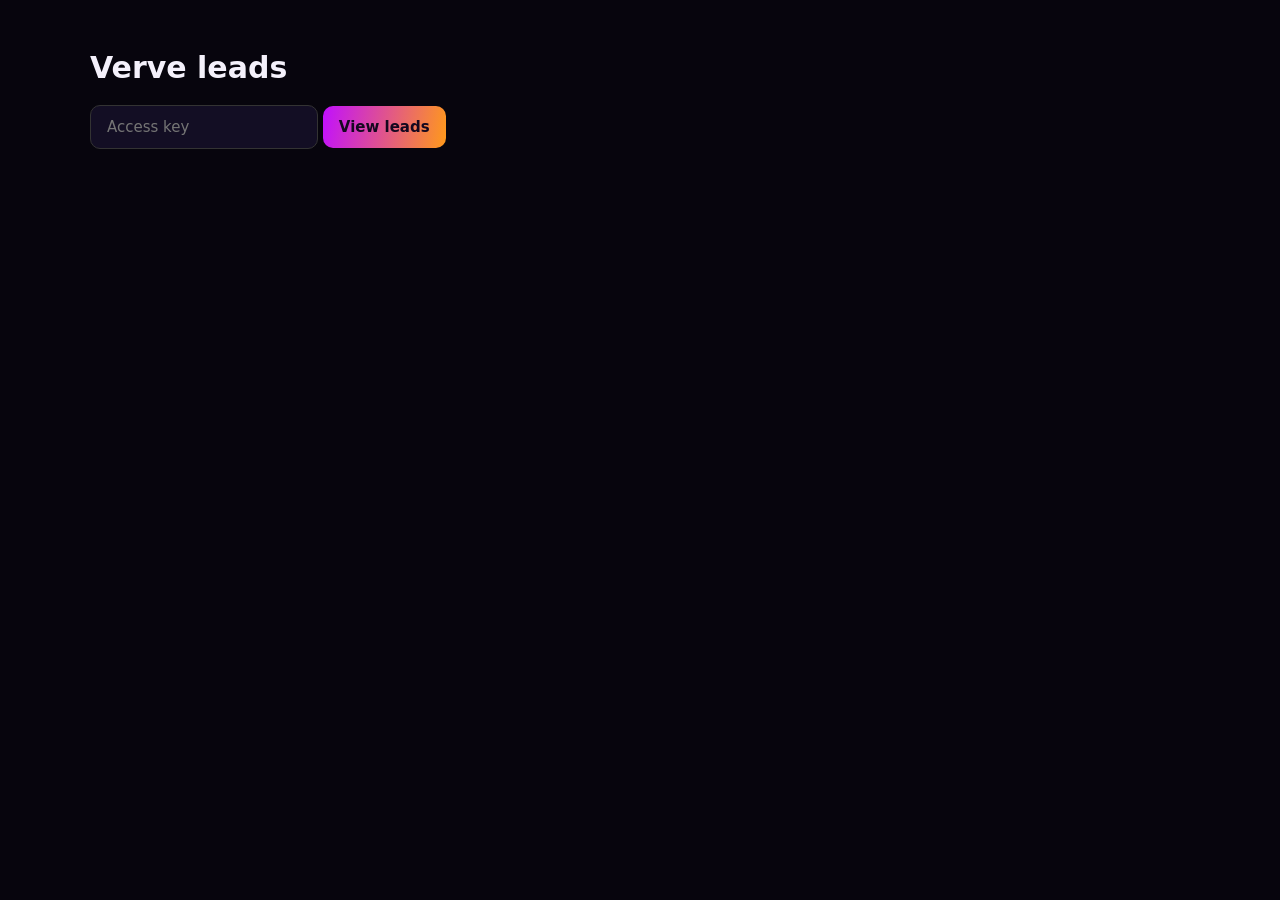
<file: admin/index.html>
<!doctype html><html lang="en"><head><meta charset="utf-8"><meta name="viewport" content="width=device-width,initial-scale=1"><meta name="robots" content="noindex"><title>Verve leads</title><style>body{background:#07050d;color:#f4f1fb;font:15px system-ui;padding:30px;max-width:1100px;margin:auto}input,button{padding:12px 16px;border-radius:10px;border:1px solid #333;background:#130e24;color:#fff;font:inherit}button{background:linear-gradient(100deg,#c10fff,#ff9a1a);color:#14081f;font-weight:700;border:0;cursor:pointer}table{width:100%;border-collapse:collapse;margin-top:20px}td,th{padding:10px;border-bottom:1px solid #2a2240;text-align:left;vertical-align:top;font-size:13.5px}th{color:#ffcd57}.e{color:#ff6b7a}</style></head><body><h1>Verve leads</h1><p><input id="k" type="password" placeholder="Access key" autocomplete="current-password"> <button id="go">View leads</button> <span id="m" class="e"></span></p><div id="o"></div><script>
const esc=s=>String(s==null?'':s).replace(/[&<>"]/g,c=>({'&':'&amp;','<':'&lt;','>':'&gt;','"':'&quot;'}[c]));
async function load(){m.textContent='';const r=await fetch('/api/leads',{headers:{'x-leads-key':k.value}});if(!r.ok){m.textContent='Access denied';return}const j=await r.json();o.innerHTML='<p>'+j.leads.length+' lead(s)</p><table><tr><th>When (IST)</th><th>Name</th><th>Email</th><th>Phone</th><th>Company</th><th>Plan</th><th>Needs / message</th></tr>'+j.leads.map(l=>'<tr><td>'+esc(new Date(l.created_ms).toLocaleString('en-IN',{timeZone:'Asia/Kolkata'}))+'</td><td>'+esc(l.name)+'</td><td>'+esc(l.email)+'</td><td>'+esc(l.phone)+'</td><td>'+esc(l.company)+'</td><td>'+esc(l.plan)+'</td><td>'+esc(l.needs)+'<br>'+esc(l.message)+'</td></tr>').join('')+'</table>'}
go.onclick=load;k.onkeydown=e=>{if(e.key==='Enter')load()};</script></body></html>
</file>
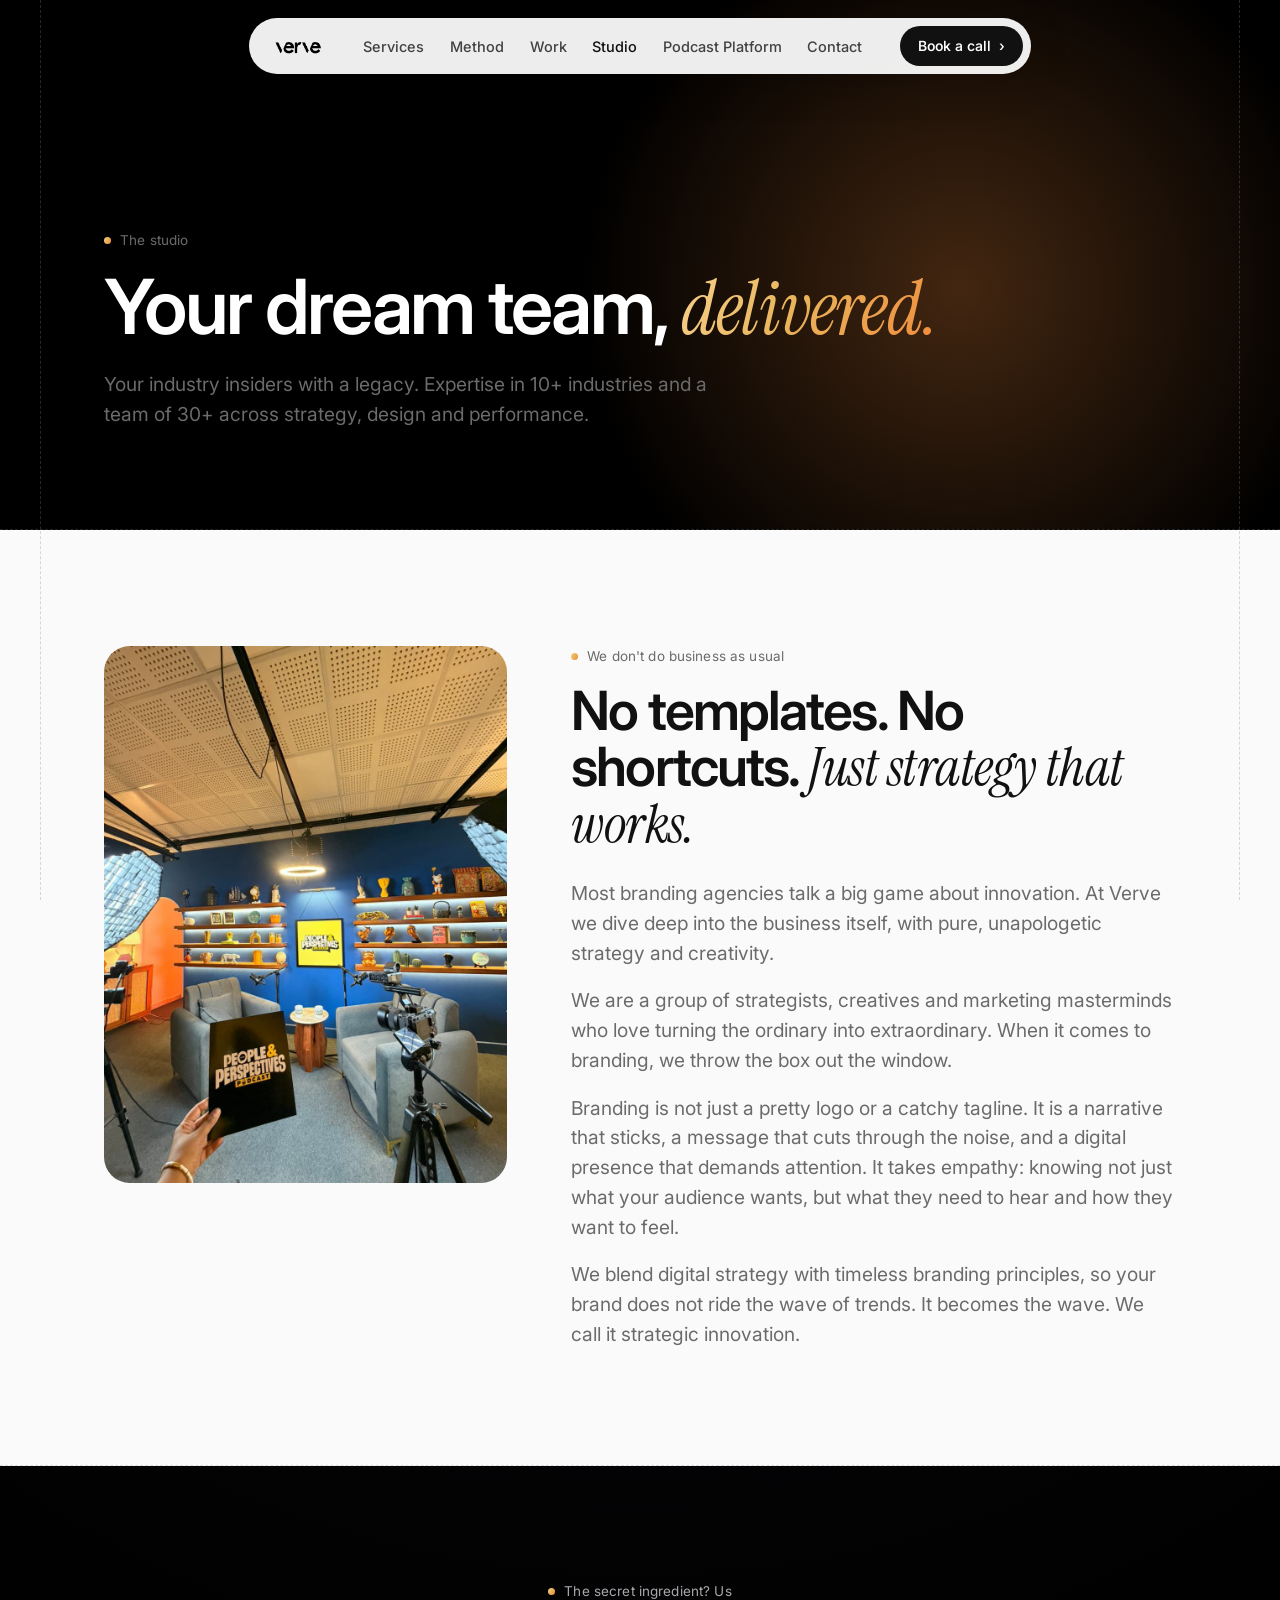
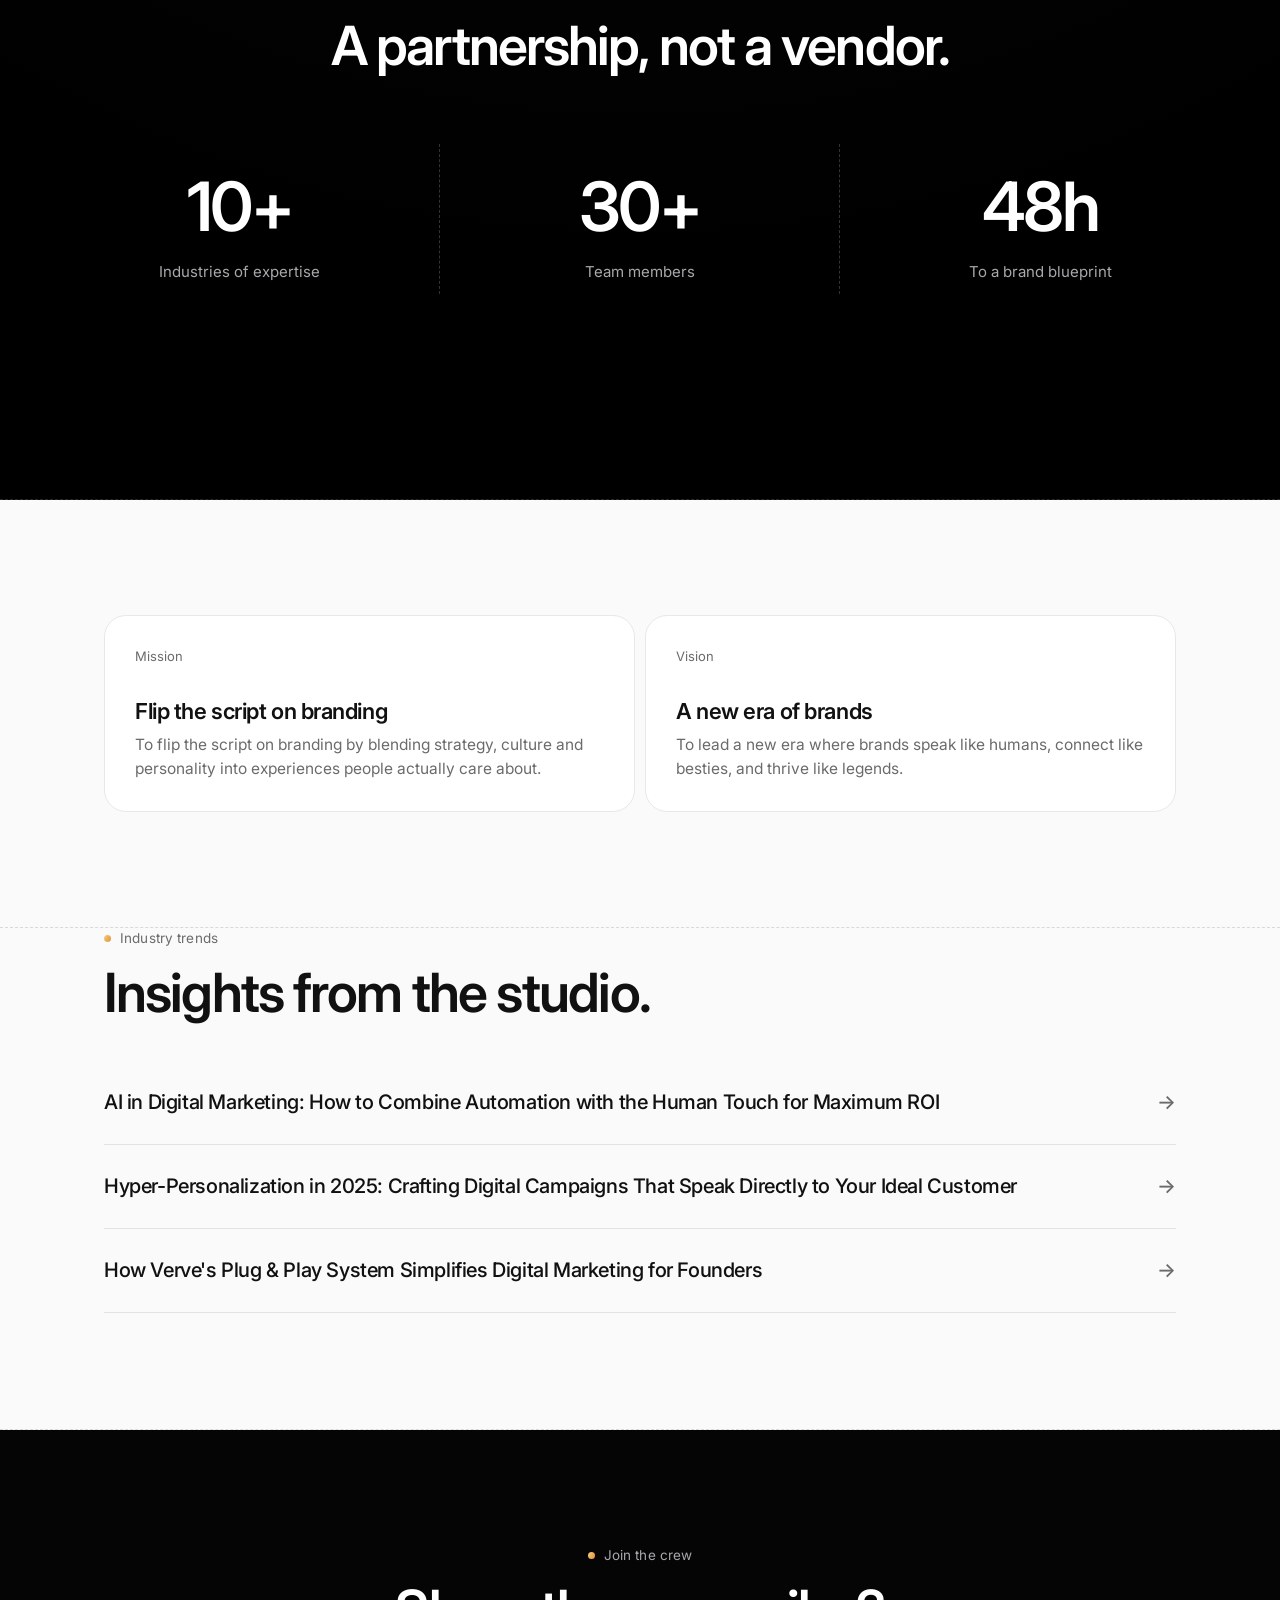
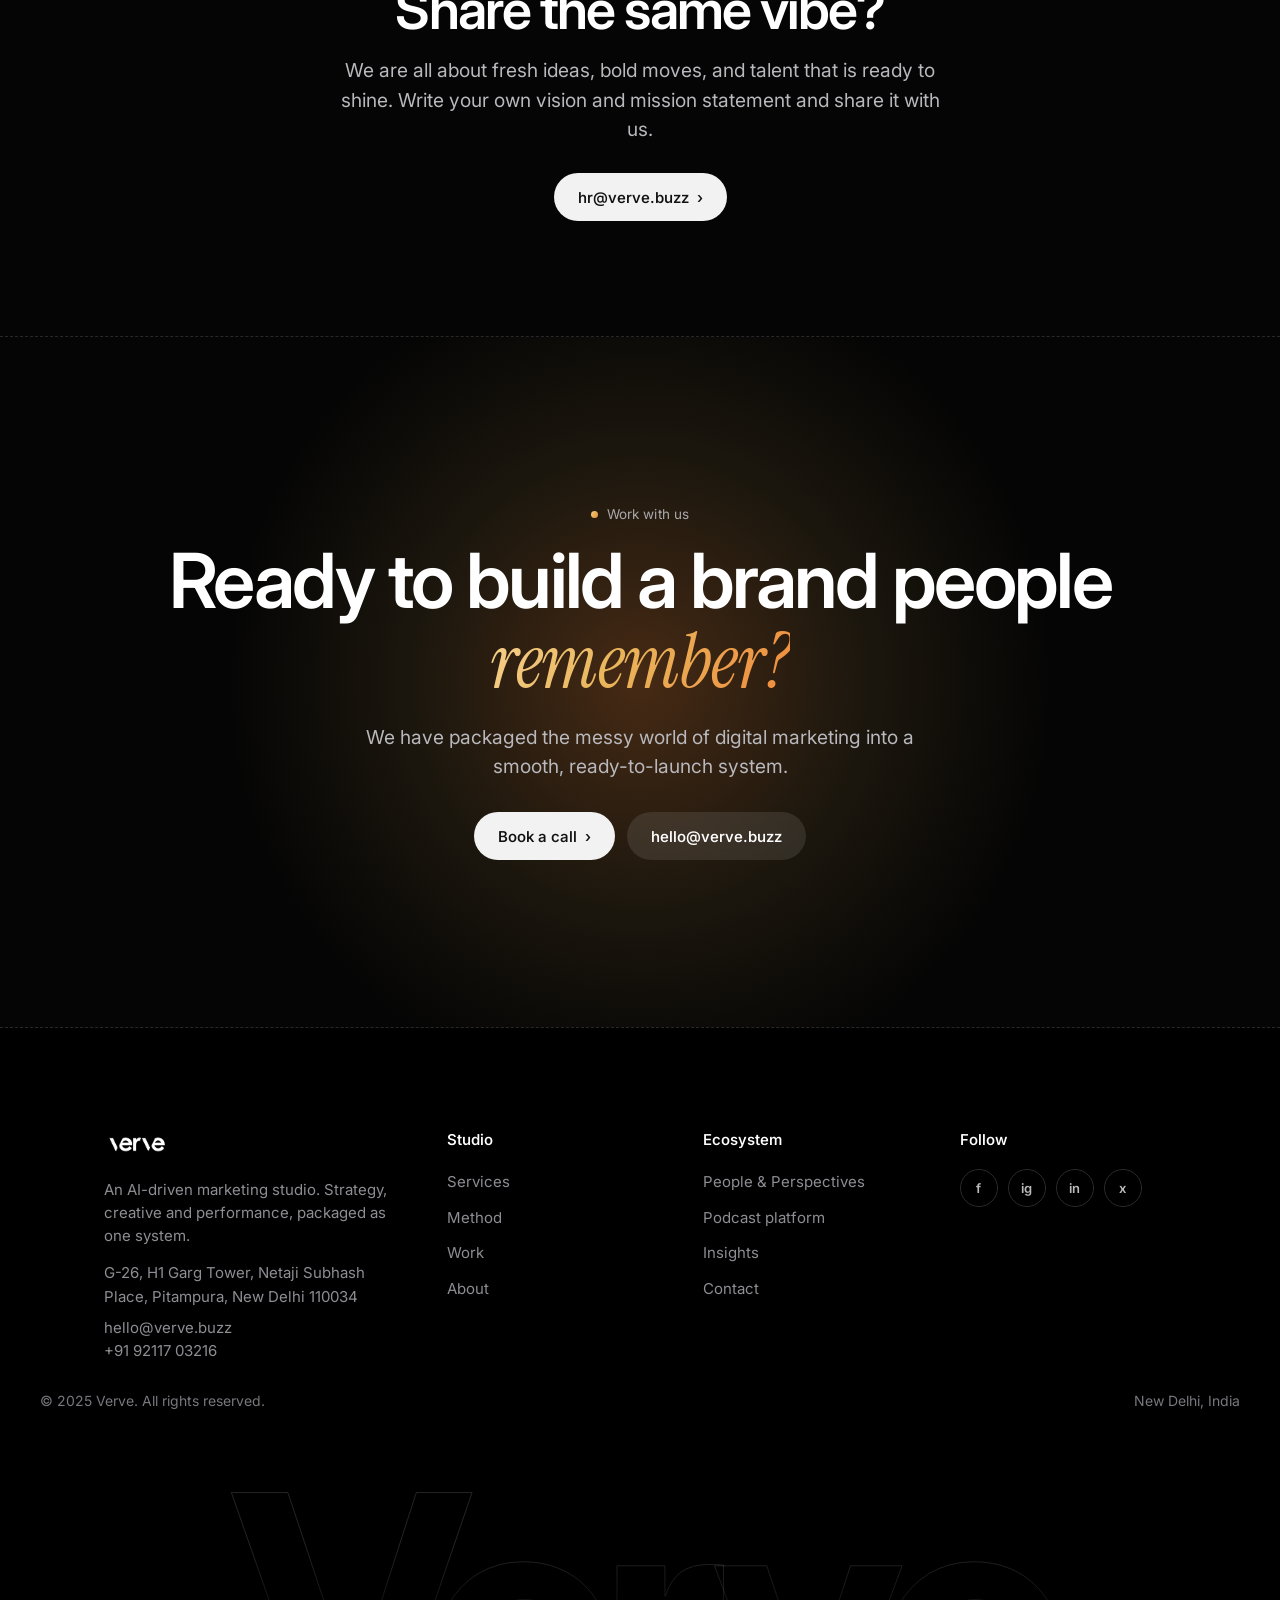
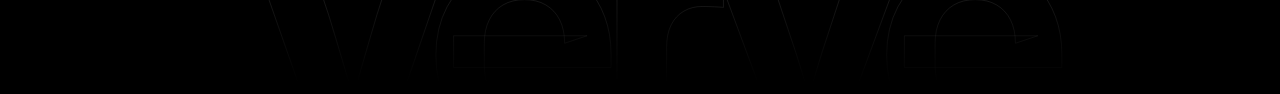
<file: about.html>
<!doctype html><html lang="en"><head><meta charset="utf-8"><meta name="viewport" content="width=device-width,initial-scale=1"><title>Studio | Verve</title><meta name="description" content="Your industry insiders with a legacy. A team of strategists, creatives and marketers who do not do business as usual."><meta property="og:title" content="Studio | Verve"><meta property="og:description" content="Your industry insiders with a legacy. A team of strategists, creatives and marketers who do not do business as usual."><meta property="og:image" content="/assets/v/work5.webp"><meta name="theme-color" content="#050505"><link rel="icon" href="/assets/v/favicon.png"><link rel="preconnect" href="https://fonts.googleapis.com"><link rel="preconnect" href="https://fonts.gstatic.com" crossorigin><link href="https://fonts.googleapis.com/css2?family=Inter:wght@400;450;500;550;600;700&family=Instrument+Serif:ital@1&display=swap" rel="stylesheet"><link rel="stylesheet" href="/css/style.css?v=11"></head><body><div class="rails"></div>
<header class="nav"><div class="pill"><a href="/"><img class="logo" src="/assets/v/verve-logo.png" alt="Verve"></a><ul><li><a href="/services.html">Services</a></li><li><a href="/system.html">Method</a></li><li><a href="/work.html">Work</a></li><li><a href="/about.html" class="on">Studio</a></li><li><a href="/podcast.html">Podcast Platform</a></li><li><a href="/contact.html">Contact</a></li></ul><a class="btn k sm" href="/contact.html">Book a call <i>&rsaquo;</i></a><button class="burger" aria-label="Menu">&#9776;</button></div></header><main><section class="ph"><div class="wrap"><div class="kick">The studio</div><h1 class="rv">Your dream team, <span class="ser gold">delivered.</span></h1><p class="lead rv">Your industry insiders with a legacy. Expertise in 10+ industries and a team of 30+ across strategy, design and performance.</p></div></section><section class="pad"><div class="wrap"><div class="split" style="align-items:start"><div class="aimg rv"><img src="/assets/pp/bts/media_wide.jpg" alt="Inside the studio during a production" loading="lazy"></div><div class="rv"><div class="kick">We don't do business as usual</div><h2 style="margin-bottom:26px">No templates. No shortcuts. <span class="ser">Just strategy that works.</span></h2><p class="lead" style="margin-bottom:18px">Most branding agencies talk a big game about innovation. At Verve we dive deep into the business itself, with pure, unapologetic strategy and creativity.</p><p class="lead" style="margin-bottom:18px">We are a group of strategists, creatives and marketing masterminds who love turning the ordinary into extraordinary. When it comes to branding, we throw the box out the window.</p><p class="lead" style="margin-bottom:18px">Branding is not just a pretty logo or a catchy tagline. It is a narrative that sticks, a message that cuts through the noise, and a digital presence that demands attention. It takes empathy: knowing not just what your audience wants, but what they need to hear and how they want to feel.</p><p class="lead">We blend digital strategy with timeless branding principles, so your brand does not ride the wave of trends. It becomes the wave. We call it strategic innovation.</p></div></div></div></section><section class="dark nums"><div class="wrap ctr pad" style="padding-bottom:0"><div class="kick" style="justify-content:center">The secret ingredient? Us</div><h2 class="rv">A partnership, not a vendor.</h2><div class="grid3"><div><b data-to="10" data-s="+">10+</b><span>Industries of expertise</span></div><div><b data-to="30" data-s="+">30+</b><span>Team members</span></div><div><b data-to="48" data-s="h">48h</b><span>To a brand blueprint</span></div></div></div><div class="horizon"></div></section><section class="pad"><div class="wrap"><div class="g2" style="margin-top:0"><div class="cd"><span class="n">Mission</span><h3>Flip the script on branding</h3><p>To flip the script on branding by blending strategy, culture and personality into experiences people actually care about.</p></div><div class="cd"><span class="n">Vision</span><h3>A new era of brands</h3><p>To lead a new era where brands speak like humans, connect like besties, and thrive like legends.</p></div></div></div></section><section class="pad" style="padding-top:0"><div class="wrap"><div class="kick">Industry trends</div><h2 class="rv">Insights from the studio.</h2><div class="blog" style="margin-top:40px"><a href="https://verve.buzz/ai-in-digital-marketing-how-to-combine-automation-with-the-human-touch-for-maximum-roi/" rel="noopener"><b style="font-weight:520">AI in Digital Marketing: How to Combine Automation with the Human Touch for Maximum ROI</b><span>&rarr;</span></a><a href="https://verve.buzz/hyper-personalization-in-2025-crafting-digital-campaigns-that-speak-directly-to-your-ideal-customer/" rel="noopener"><b style="font-weight:520">Hyper-Personalization in 2025: Crafting Digital Campaigns That Speak Directly to Your Ideal Customer</b><span>&rarr;</span></a><a href="https://verve.buzz/how-verves-plug-play-system-simplifies-digital-marketing-for-founders/" rel="noopener"><b style="font-weight:520">How Verve's Plug &amp; Play System Simplifies Digital Marketing for Founders</b><span>&rarr;</span></a></div></div></section><section class="pad dark" style="background:#050505"><div class="wrap ctr"><div class="kick" style="justify-content:center">Join the crew</div><h2 class="rv">Share the same vibe?</h2><p class="lead" style="margin-top:18px">We are all about fresh ideas, bold moves, and talent that is ready to shine. Write your own vision and mission statement and share it with us.</p><p style="margin-top:28px"><a class="btn w" href="mailto:hr@verve.buzz">hr@verve.buzz <i>&rsaquo;</i></a></p></div></section><section class="cta2 dark"><div class="orb"></div><div class="wrap in"><div class="kick" style="justify-content:center">Work with us</div><h2 class="rv">Ready to build a brand people <span class="ser gold">remember?</span></h2><p class="lead rv" style="margin:0 auto">We have packaged the messy world of digital marketing into a smooth, ready-to-launch system.</p><div class="cta"><a class="btn w" href="/contact.html">Book a call <i>&rsaquo;</i></a><a class="btn g" href="mailto:hello@verve.buzz">hello@verve.buzz</a></div></div></section></main><footer><div class="wrap"><div class="fg"><div><img src="/assets/v/verve-logo.png" alt="Verve" style="height:30px;margin-bottom:20px"><p style="max-width:330px">An AI-driven marketing studio. Strategy, creative and performance, packaged as one system.</p><p style="margin-top:14px">G-26, H1 Garg Tower, Netaji Subhash Place, Pitampura, New Delhi 110034</p><p style="margin-top:8px"><a href="mailto:hello@verve.buzz">hello@verve.buzz</a><br><a href="tel:+919211703216">+91 92117 03216</a></p></div>
<div><h4>Studio</h4><ul><li><a href="/services.html">Services</a></li><li><a href="/system.html">Method</a></li><li><a href="/work.html">Work</a></li><li><a href="/about.html">About</a></li></ul></div>
<div><h4>Ecosystem</h4><ul><li><a href="https://people-and-perspectives-site.pages.dev" rel="noopener">People &amp; Perspectives</a></li><li><a href="/podcast.html">Podcast platform</a></li><li><a href="https://verve.buzz/blog/" rel="noopener">Insights</a></li><li><a href="/contact.html">Contact</a></li></ul></div>
<div><h4>Follow</h4><div class="soc"><a href="https://www.facebook.com/profile.php?id=61567252204766" aria-label="Facebook" rel="noopener">f</a><a href="https://www.instagram.com/theverve360" aria-label="Instagram" rel="noopener">ig</a><a href="https://www.linkedin.com/company/theverve360" aria-label="LinkedIn" rel="noopener">in</a><a href="https://x.com/verve360" aria-label="X" rel="noopener">x</a></div></div></div>
</div><div class="wrap fb"><span>&copy; 2025 Verve. All rights reserved.</span><span>New Delhi, India</span></div><div class="mark" aria-hidden="true">Verve</div></footer>
<div class="lb"><button aria-label="Close">&times;</button><img alt=""></div><script src="/js/main.js?v=11" defer></script></body></html>
</file>
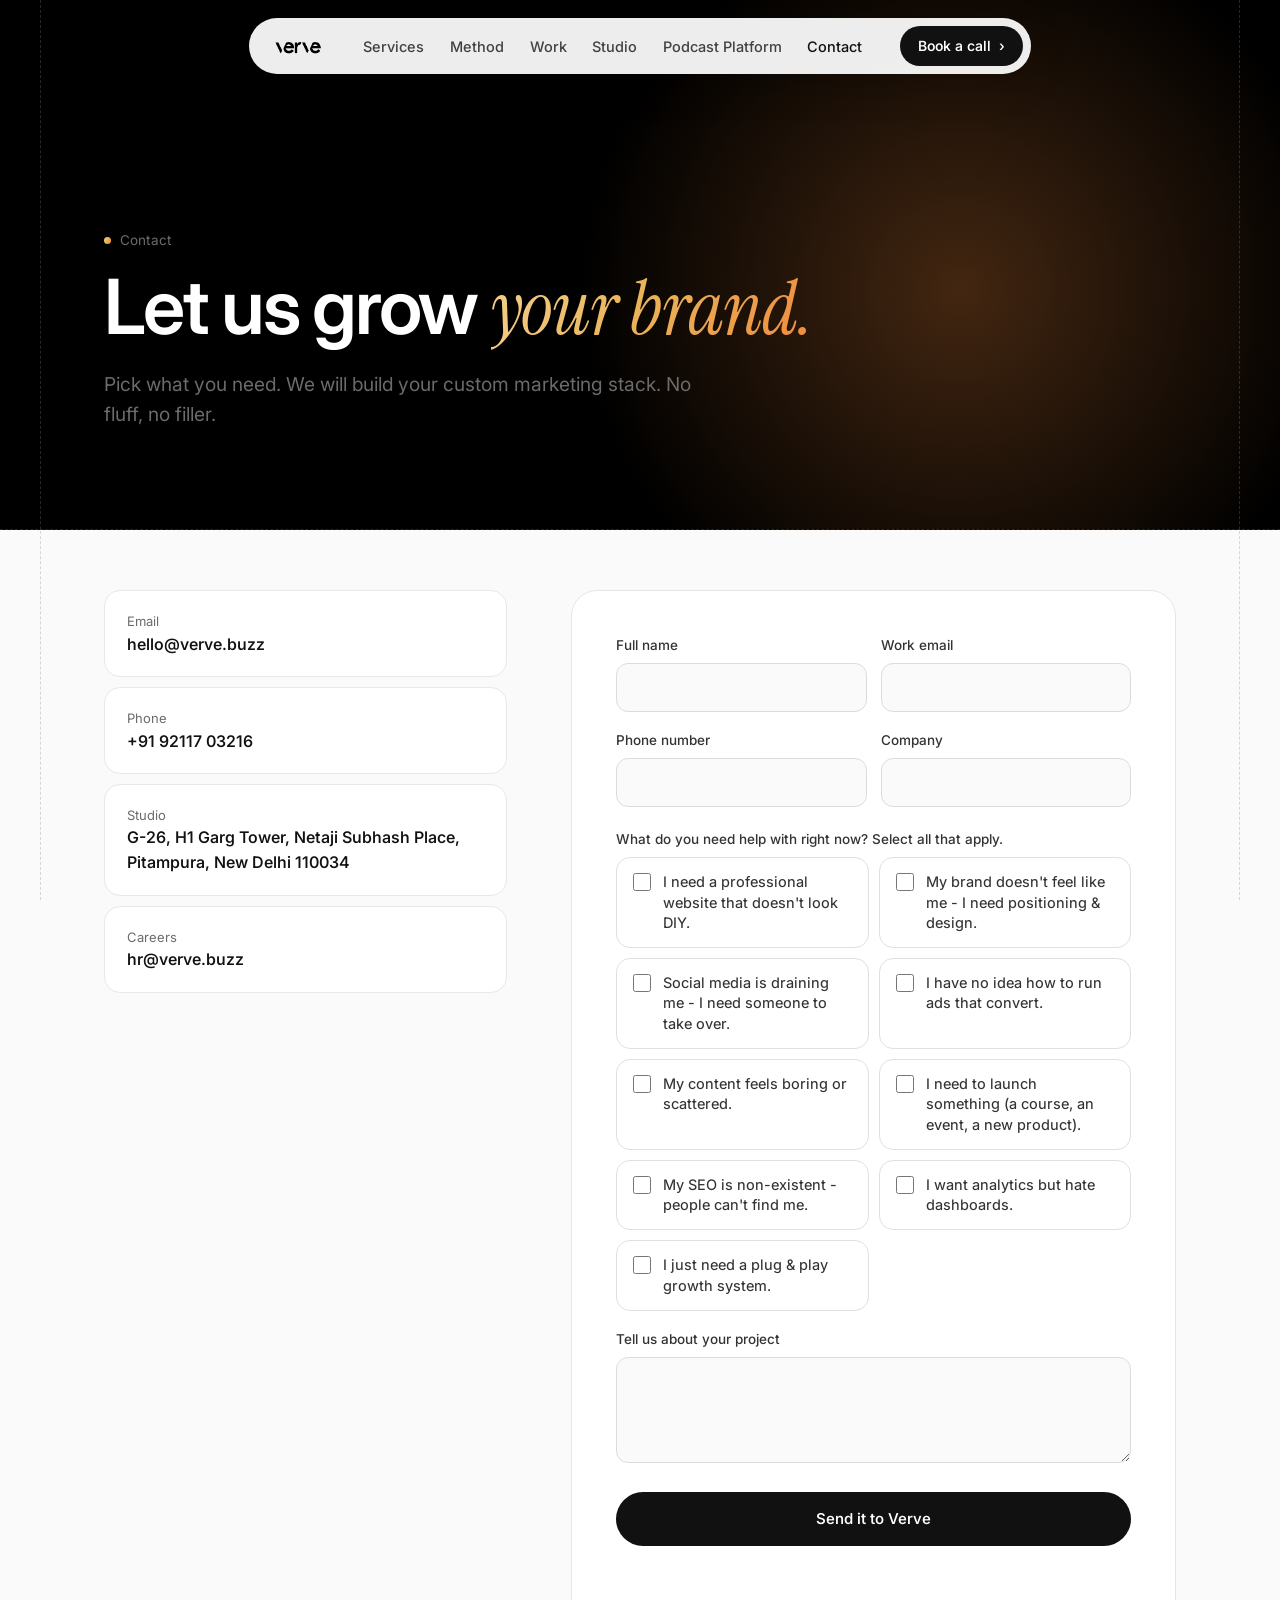
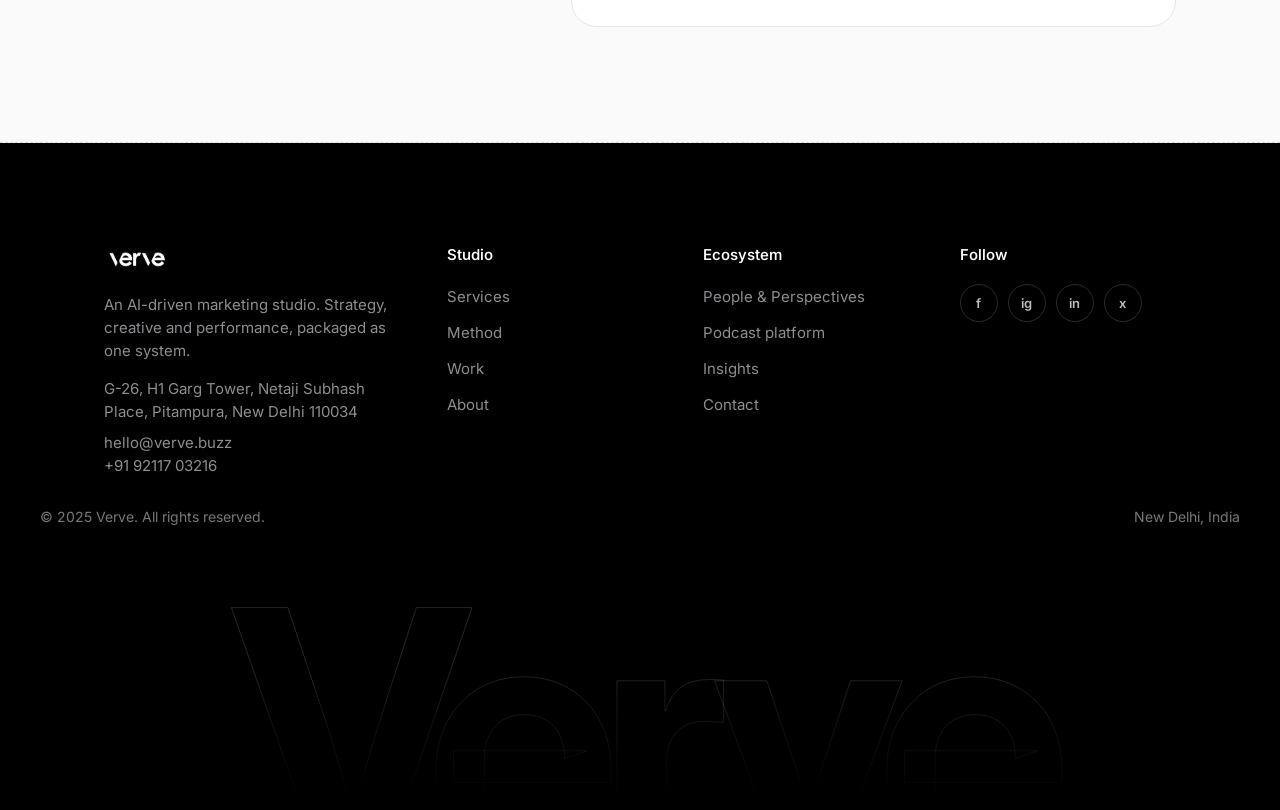
<file: contact.html>
<!doctype html><html lang="en"><head><meta charset="utf-8"><meta name="viewport" content="width=device-width,initial-scale=1"><title>Contact | Verve</title><meta name="description" content="Book a call or build your box. Tell us about your project and we will respond within one working day."><meta property="og:title" content="Contact | Verve"><meta property="og:description" content="Book a call or build your box. Tell us about your project and we will respond within one working day."><meta property="og:image" content="/assets/v/work5.webp"><meta name="theme-color" content="#050505"><link rel="icon" href="/assets/v/favicon.png"><link rel="preconnect" href="https://fonts.googleapis.com"><link rel="preconnect" href="https://fonts.gstatic.com" crossorigin><link href="https://fonts.googleapis.com/css2?family=Inter:wght@400;450;500;550;600;700&family=Instrument+Serif:ital@1&display=swap" rel="stylesheet"><link rel="stylesheet" href="/css/style.css?v=11"></head><body><div class="rails"></div>
<header class="nav"><div class="pill"><a href="/"><img class="logo" src="/assets/v/verve-logo.png" alt="Verve"></a><ul><li><a href="/services.html">Services</a></li><li><a href="/system.html">Method</a></li><li><a href="/work.html">Work</a></li><li><a href="/about.html">Studio</a></li><li><a href="/podcast.html">Podcast Platform</a></li><li><a href="/contact.html" class="on">Contact</a></li></ul><a class="btn k sm" href="/contact.html">Book a call <i>&rsaquo;</i></a><button class="burger" aria-label="Menu">&#9776;</button></div></header><main><section class="ph"><div class="wrap"><div class="kick">Contact</div><h1 class="rv">Let us grow <span class="ser gold">your brand.</span></h1><p class="lead rv">Pick what you need. We will build your custom marketing stack. No fluff, no filler.</p></div></section><section class="pad" style="padding-top:60px"><div class="wrap"><div class="split"><div class="cinfo rv"><a href="mailto:hello@verve.buzz"><small>Email</small><b>hello@verve.buzz</b></a><a href="tel:+919211703216"><small>Phone</small><b>+91 92117 03216</b></a><div><small>Studio</small><b>G-26, H1 Garg Tower, Netaji Subhash Place, Pitampura, New Delhi 110034</b></div><a href="mailto:hr@verve.buzz"><small>Careers</small><b>hr@verve.buzz</b></a></div><div class="rv" data-d="100"><form class="form f" novalidate><div class="r2"><div><label for="n" style="margin-top:0">Full name</label><input id="n" name="name" required autocomplete="name"></div><div><label for="e" style="margin-top:0">Work email</label><input id="e" name="email" type="email" required autocomplete="email"></div></div><div class="r2"><div><label for="p">Phone number</label><input id="p" name="phone" autocomplete="tel"></div><div><label for="c">Company</label><input id="c" name="company" autocomplete="organization"></div></div><label style="margin-top:22px">What do you need help with right now? Select all that apply.</label><div class="needs"><label><input type="checkbox" name="need" value="I need a professional website that doesn't look DIY.">I need a professional website that doesn't look DIY.</label><label><input type="checkbox" name="need" value="My brand doesn't feel like me - I need positioning &amp; design.">My brand doesn't feel like me - I need positioning &amp; design.</label><label><input type="checkbox" name="need" value="Social media is draining me - I need someone to take over.">Social media is draining me - I need someone to take over.</label><label><input type="checkbox" name="need" value="I have no idea how to run ads that convert.">I have no idea how to run ads that convert.</label><label><input type="checkbox" name="need" value="My content feels boring or scattered.">My content feels boring or scattered.</label><label><input type="checkbox" name="need" value="I need to launch something (a course, an event, a new product).">I need to launch something (a course, an event, a new product).</label><label><input type="checkbox" name="need" value="My SEO is non-existent - people can't find me.">My SEO is non-existent - people can't find me.</label><label><input type="checkbox" name="need" value="I want analytics but hate dashboards.">I want analytics but hate dashboards.</label><label><input type="checkbox" name="need" value="I just need a plug &amp; play growth system.">I just need a plug &amp; play growth system.</label></div><label for="m">Tell us about your project</label><textarea id="m" name="message" rows="4"></textarea><input class="hp" name="website" tabindex="-1" autocomplete="off" aria-hidden="true"><button class="btn k" type="submit" style="width:100%;justify-content:center;margin-top:22px;height:54px">Send it to Verve</button><div class="msg" role="status"></div></form></div></div></div></section></main><footer><div class="wrap"><div class="fg"><div><img src="/assets/v/verve-logo.png" alt="Verve" style="height:30px;margin-bottom:20px"><p style="max-width:330px">An AI-driven marketing studio. Strategy, creative and performance, packaged as one system.</p><p style="margin-top:14px">G-26, H1 Garg Tower, Netaji Subhash Place, Pitampura, New Delhi 110034</p><p style="margin-top:8px"><a href="mailto:hello@verve.buzz">hello@verve.buzz</a><br><a href="tel:+919211703216">+91 92117 03216</a></p></div>
<div><h4>Studio</h4><ul><li><a href="/services.html">Services</a></li><li><a href="/system.html">Method</a></li><li><a href="/work.html">Work</a></li><li><a href="/about.html">About</a></li></ul></div>
<div><h4>Ecosystem</h4><ul><li><a href="https://people-and-perspectives-site.pages.dev" rel="noopener">People &amp; Perspectives</a></li><li><a href="/podcast.html">Podcast platform</a></li><li><a href="https://verve.buzz/blog/" rel="noopener">Insights</a></li><li><a href="/contact.html">Contact</a></li></ul></div>
<div><h4>Follow</h4><div class="soc"><a href="https://www.facebook.com/profile.php?id=61567252204766" aria-label="Facebook" rel="noopener">f</a><a href="https://www.instagram.com/theverve360" aria-label="Instagram" rel="noopener">ig</a><a href="https://www.linkedin.com/company/theverve360" aria-label="LinkedIn" rel="noopener">in</a><a href="https://x.com/verve360" aria-label="X" rel="noopener">x</a></div></div></div>
</div><div class="wrap fb"><span>&copy; 2025 Verve. All rights reserved.</span><span>New Delhi, India</span></div><div class="mark" aria-hidden="true">Verve</div></footer>
<div class="lb"><button aria-label="Close">&times;</button><img alt=""></div><script src="/js/main.js?v=11" defer></script></body></html>
</file>
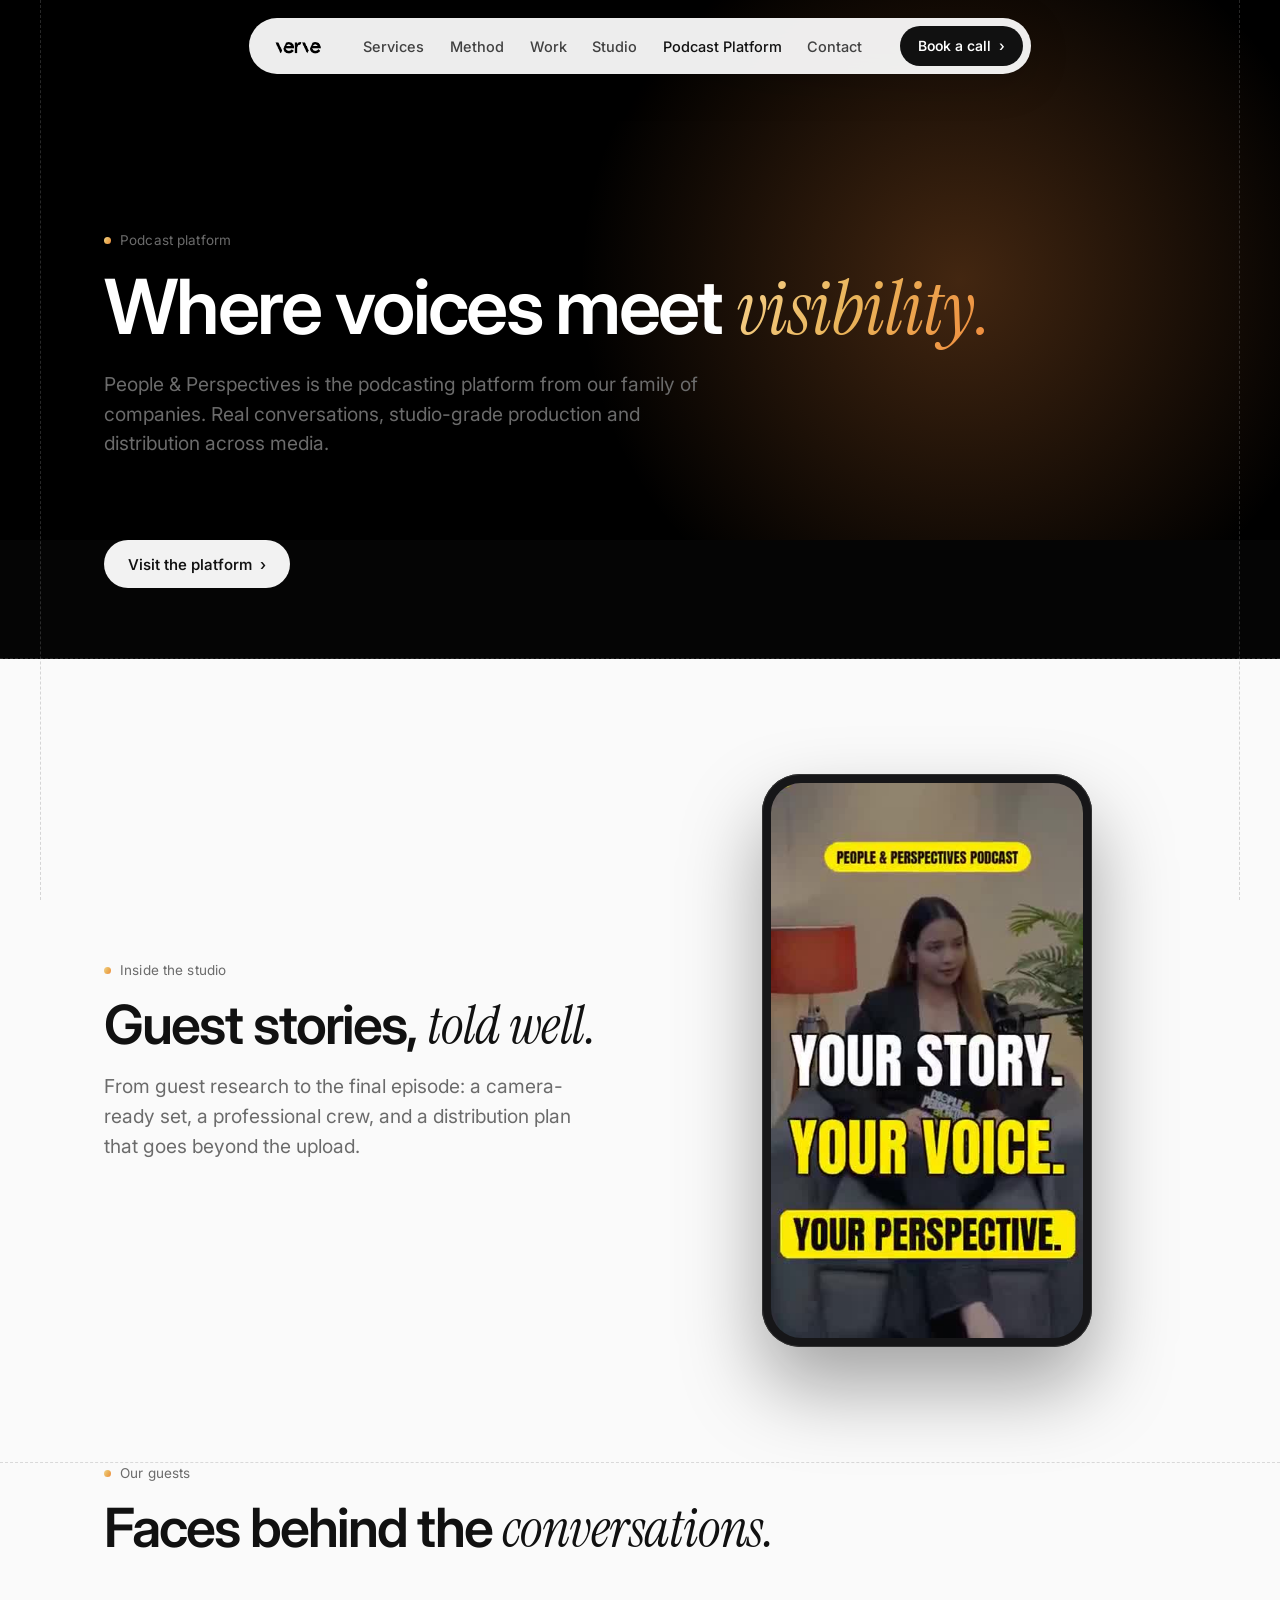
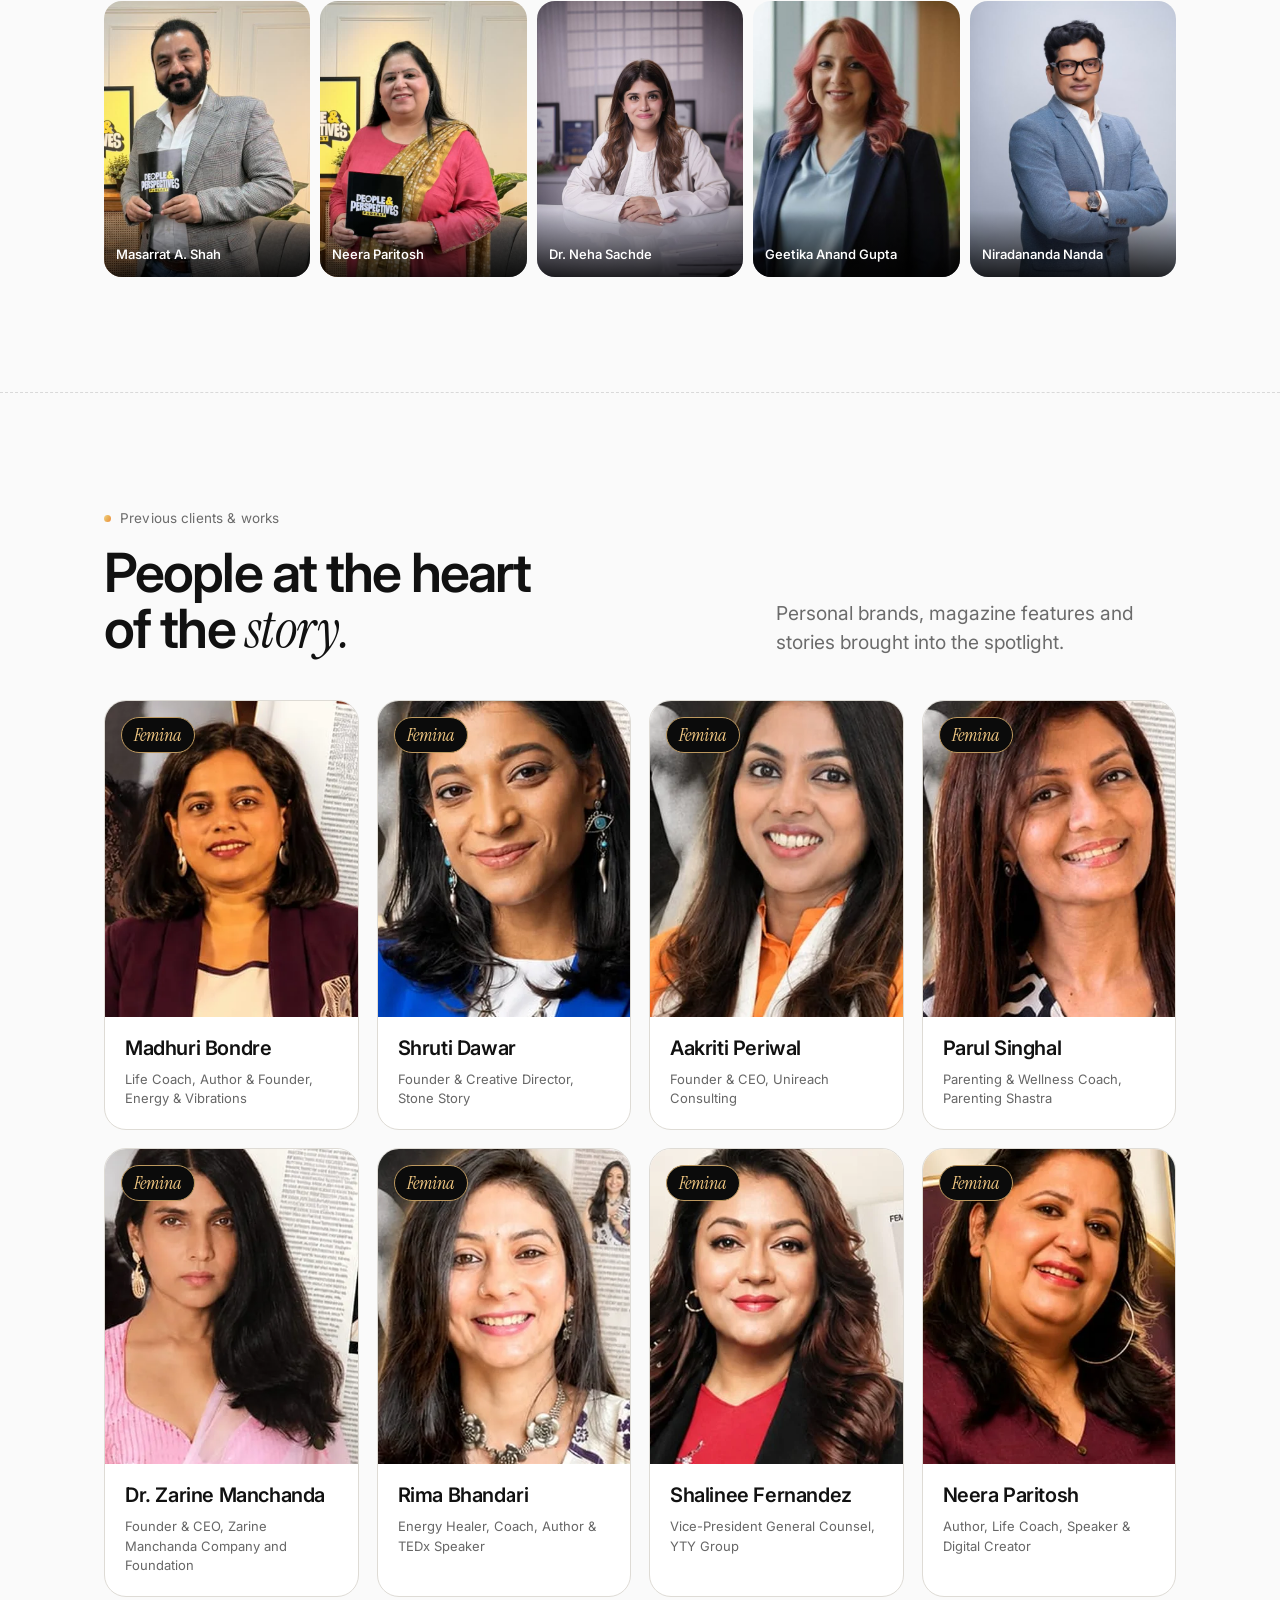
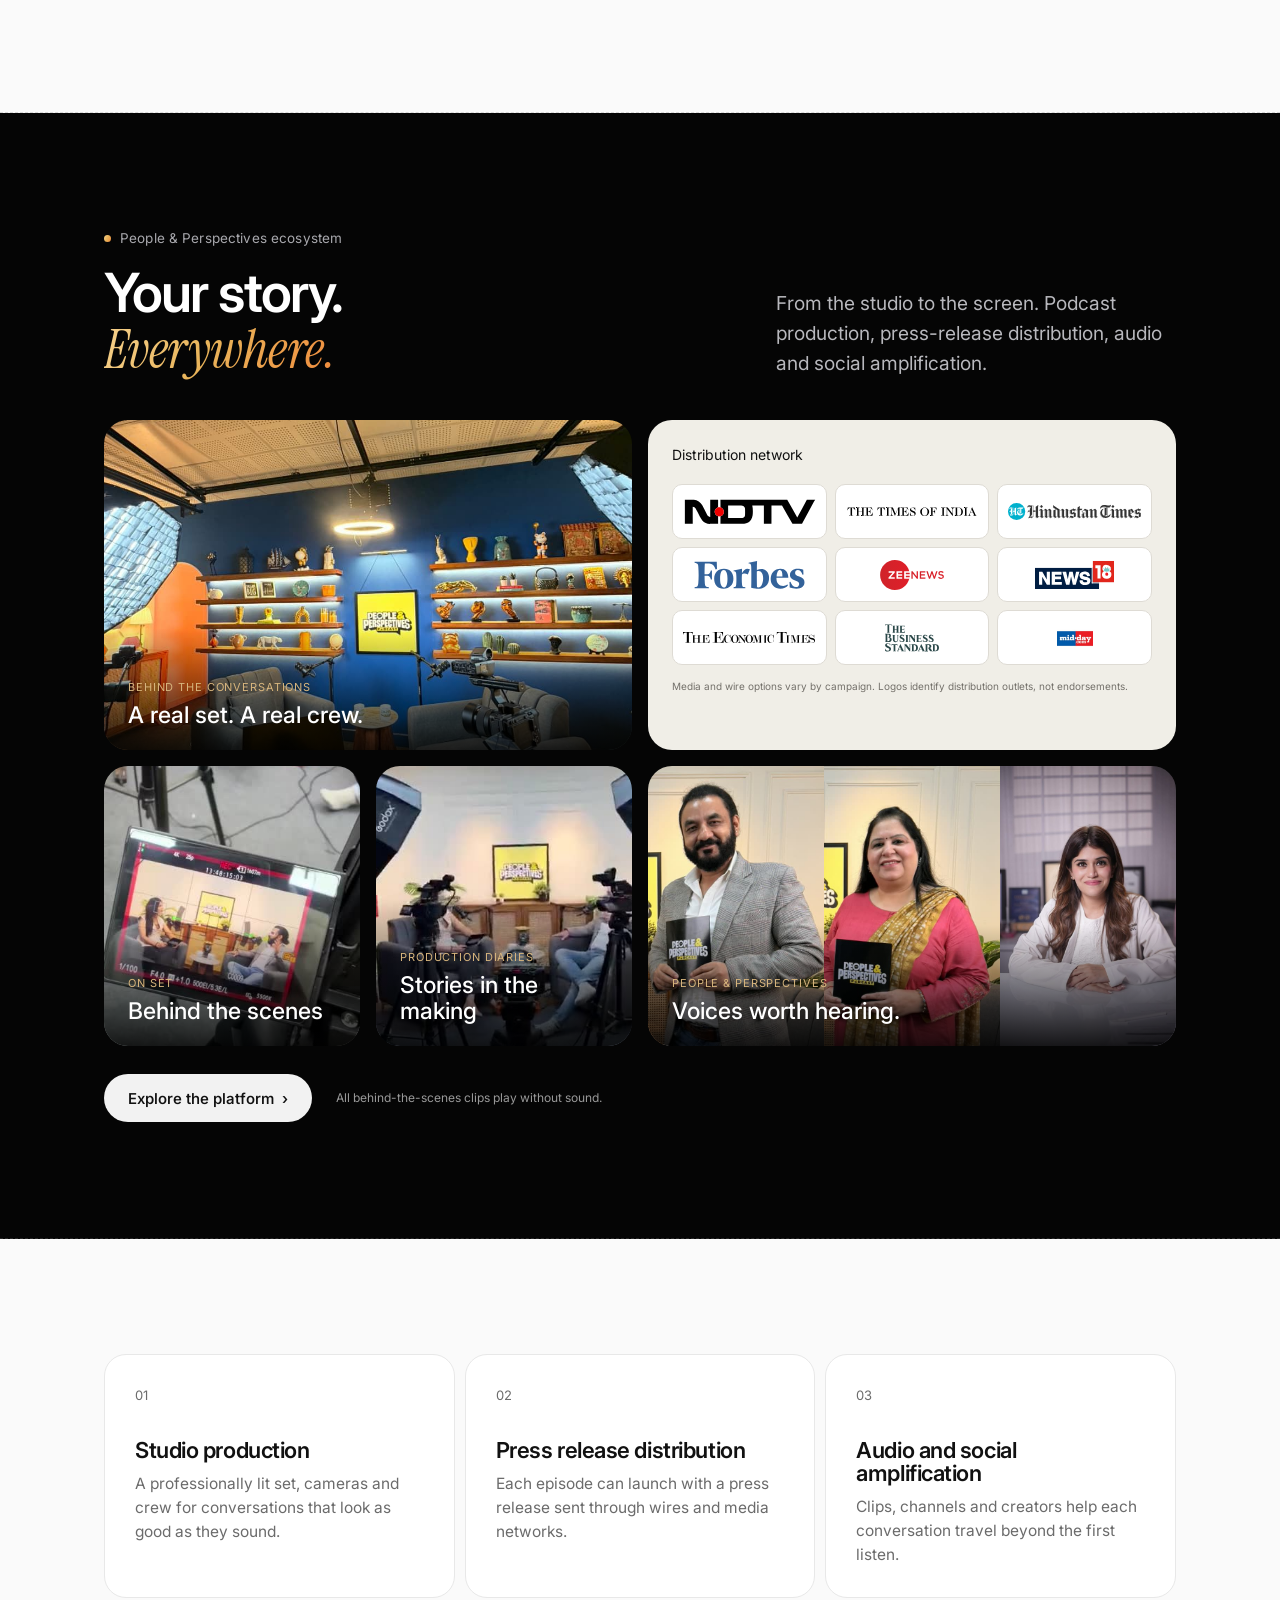
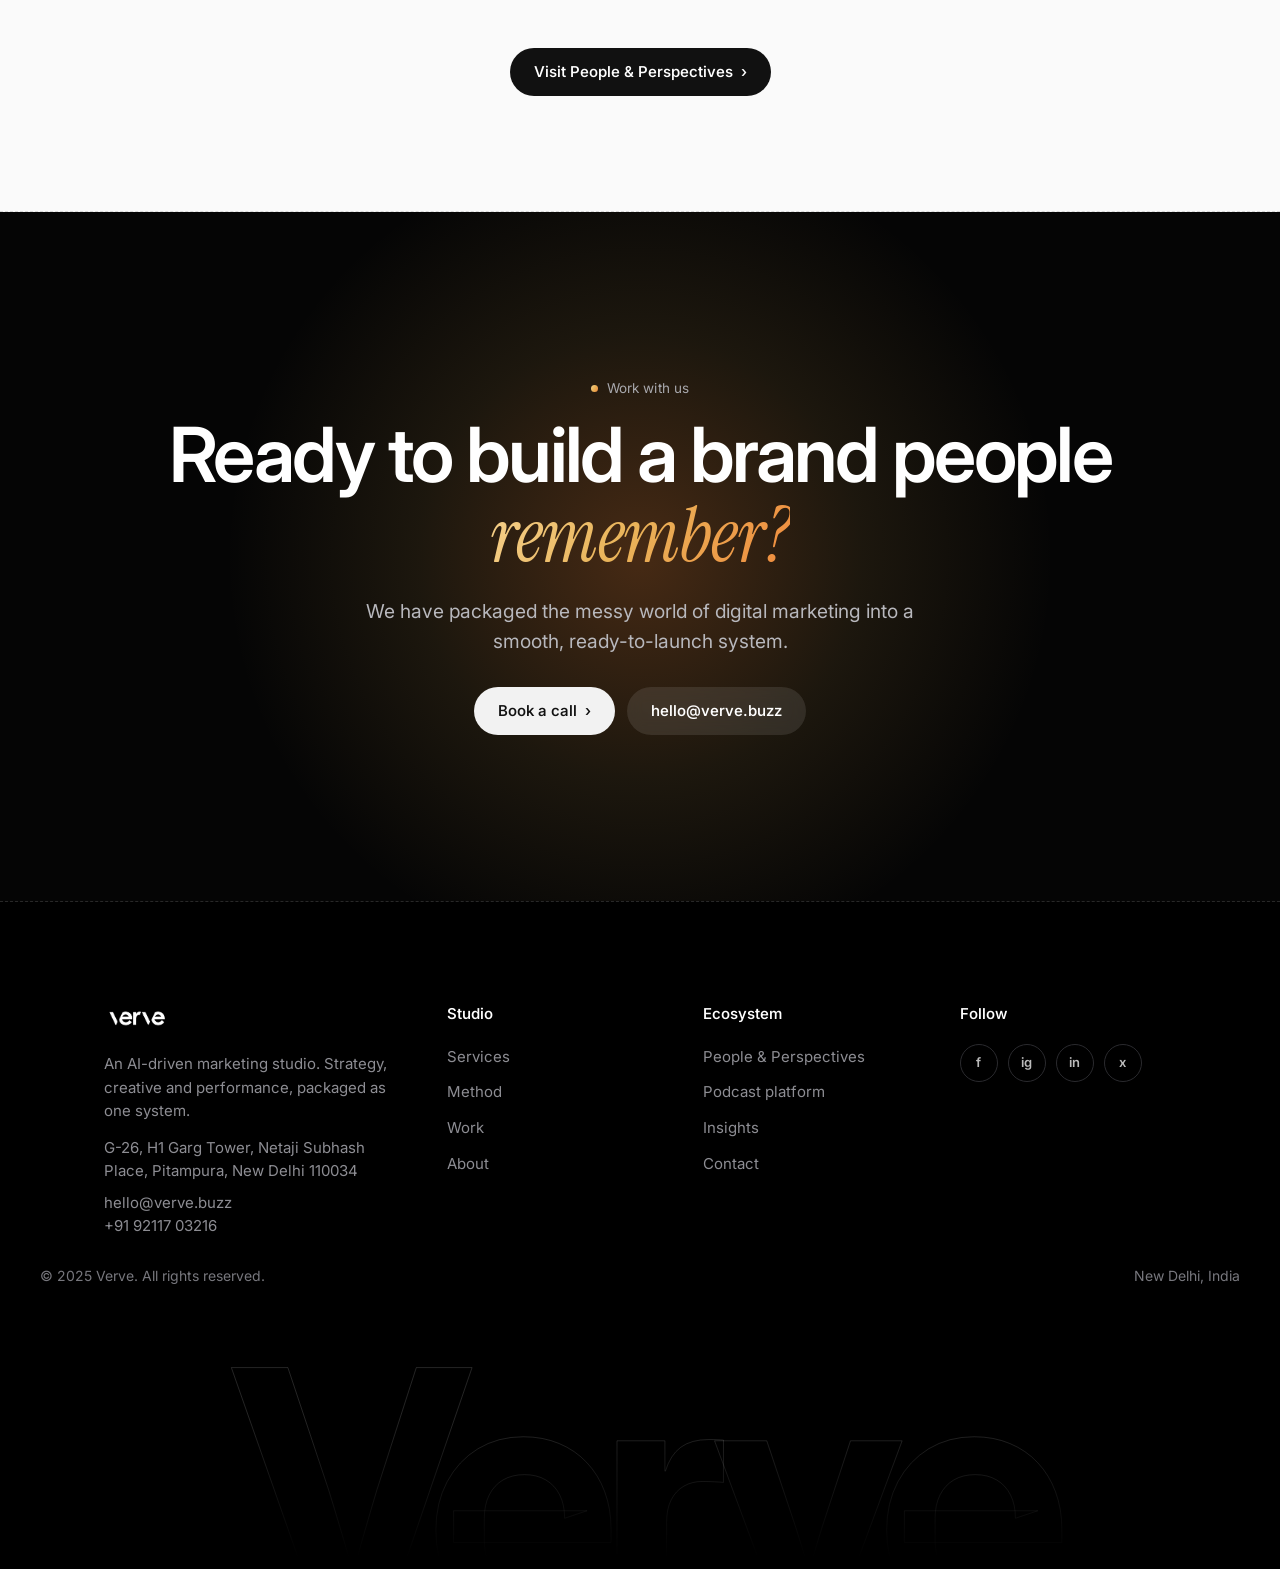
<file: podcast.html>
<!doctype html><html lang="en"><head><meta charset="utf-8"><meta name="viewport" content="width=device-width,initial-scale=1"><title>Podcast Platform | Verve</title><meta name="description" content="People & Perspectives is a podcasting platform with studio production, press release distribution and audio and social amplification."><meta property="og:title" content="Podcast Platform | Verve"><meta property="og:description" content="People & Perspectives is a podcasting platform with studio production, press release distribution and audio and social amplification."><meta property="og:image" content="/assets/v/work5.webp"><meta name="theme-color" content="#050505"><link rel="icon" href="/assets/v/favicon.png"><link rel="preconnect" href="https://fonts.googleapis.com"><link rel="preconnect" href="https://fonts.gstatic.com" crossorigin><link href="https://fonts.googleapis.com/css2?family=Inter:wght@400;450;500;550;600;700&family=Instrument+Serif:ital@1&display=swap" rel="stylesheet"><link rel="stylesheet" href="/css/style.css?v=11"></head><body><div class="rails"></div>
<header class="nav"><div class="pill"><a href="/"><img class="logo" src="/assets/v/verve-logo.png" alt="Verve"></a><ul><li><a href="/services.html">Services</a></li><li><a href="/system.html">Method</a></li><li><a href="/work.html">Work</a></li><li><a href="/about.html">Studio</a></li><li><a href="/podcast.html" class="on">Podcast Platform</a></li><li><a href="/contact.html">Contact</a></li></ul><a class="btn k sm" href="/contact.html">Book a call <i>&rsaquo;</i></a><button class="burger" aria-label="Menu">&#9776;</button></div></header><main><section class="ph"><div class="wrap"><div class="kick">Podcast platform</div><h1 class="rv">Where voices meet <span class="ser gold">visibility.</span></h1><p class="lead rv">People &amp; Perspectives is the podcasting platform from our family of companies. Real conversations, studio-grade production and distribution across media.</p></div></section><section class="dark" style="padding-bottom:70px"><div class="wrap" style="margin-top:-20px"><div class="cta" style="display:flex;gap:12px;flex-wrap:wrap"><a class="btn w" href="https://people-and-perspectives-site.pages.dev" rel="noopener">Visit the platform <i>&rsaquo;</i></a></div></div></section><section class="pad"><div class="wrap"><div class="pod"><div class="rv"><div class="kick">Inside the studio</div><h2>Guest stories, <span class="ser">told well.</span></h2><p class="lead">From guest research to the final episode: a camera-ready set, a professional crew, and a distribution plan that goes beyond the upload.</p></div><div class="phone rv" data-d="120"><video src="/assets/pp/launch.mp4" poster="/assets/pp/launch.jpg" muted loop playsinline preload="none"></video></div></div></div></section><section class="pad" style="padding-top:0"><div class="wrap"><div class="kick">Our guests</div><h2 class="rv">Faces behind the <span class="ser">conversations.</span></h2><div style="display:grid;grid-template-columns:repeat(5,1fr);gap:10px;margin-top:44px" class="gfaces"><figure class="rv" data-d="0" style="border-radius:18px;overflow:hidden;position:relative"><img src="/assets/pp/faces/guest1.jpg" alt="Masarrat A. Shah" loading="lazy" style="aspect-ratio:3/4;object-fit:cover;width:100%"><figcaption style="position:absolute;left:0;right:0;bottom:0;padding:34px 12px 12px;background:linear-gradient(transparent,rgba(0,0,0,.8));color:#fff;font-size:13px;font-weight:550">Masarrat A. Shah</figcaption></figure><figure class="rv" data-d="70" style="border-radius:18px;overflow:hidden;position:relative"><img src="/assets/pp/faces/guest2.jpg" alt="Neera Paritosh" loading="lazy" style="aspect-ratio:3/4;object-fit:cover;width:100%"><figcaption style="position:absolute;left:0;right:0;bottom:0;padding:34px 12px 12px;background:linear-gradient(transparent,rgba(0,0,0,.8));color:#fff;font-size:13px;font-weight:550">Neera Paritosh</figcaption></figure><figure class="rv" data-d="140" style="border-radius:18px;overflow:hidden;position:relative"><img src="/assets/pp/faces/guest3.jpg" alt="Dr. Neha Sachde" loading="lazy" style="aspect-ratio:3/4;object-fit:cover;width:100%"><figcaption style="position:absolute;left:0;right:0;bottom:0;padding:34px 12px 12px;background:linear-gradient(transparent,rgba(0,0,0,.8));color:#fff;font-size:13px;font-weight:550">Dr. Neha Sachde</figcaption></figure><figure class="rv" data-d="210" style="border-radius:18px;overflow:hidden;position:relative"><img src="/assets/pp/faces/guest4.jpg" alt="Geetika Anand Gupta" loading="lazy" style="aspect-ratio:3/4;object-fit:cover;width:100%"><figcaption style="position:absolute;left:0;right:0;bottom:0;padding:34px 12px 12px;background:linear-gradient(transparent,rgba(0,0,0,.8));color:#fff;font-size:13px;font-weight:550">Geetika Anand Gupta</figcaption></figure><figure class="rv" data-d="280" style="border-radius:18px;overflow:hidden;position:relative"><img src="/assets/pp/faces/guest5.jpg" alt="Niradananda Nanda" loading="lazy" style="aspect-ratio:3/4;object-fit:cover;width:100%"><figcaption style="position:absolute;left:0;right:0;bottom:0;padding:34px 12px 12px;background:linear-gradient(transparent,rgba(0,0,0,.8));color:#fff;font-size:13px;font-weight:550">Niradananda Nanda</figcaption></figure></div><style>@media(max-width:800px){.gfaces{grid-template-columns:repeat(2,1fr)!important}}</style></div></section><section class="pad people-section"><div class="wrap"><div class="kick">Previous clients & works</div><div class="section-top"><h2>People at the heart<br>of the <span class="ser">story.</span></h2><p class="lead">Personal brands, magazine features and stories brought into the spotlight.</p></div><div class="people-grid"><article class="person rv"><div class="portrait"><img src="/assets/pp/clients/madhuri.webp" alt="Madhuri Bondre" loading="lazy"><span class="media-tag">Femina</span></div><div class="person-info"><h3>Madhuri Bondre</h3><p>Life Coach, Author &amp; Founder, Energy &amp; Vibrations</p></div></article><article class="person rv"><div class="portrait"><img src="/assets/pp/clients/shruti.webp" alt="Shruti Dawar" loading="lazy"><span class="media-tag">Femina</span></div><div class="person-info"><h3>Shruti Dawar</h3><p>Founder &amp; Creative Director, Stone Story</p></div></article><article class="person rv"><div class="portrait"><img src="/assets/pp/clients/aakriti.webp" alt="Aakriti Periwal" loading="lazy"><span class="media-tag">Femina</span></div><div class="person-info"><h3>Aakriti Periwal</h3><p>Founder &amp; CEO, Unireach Consulting</p></div></article><article class="person rv"><div class="portrait"><img src="/assets/pp/clients/parul.webp" alt="Parul Singhal" loading="lazy"><span class="media-tag">Femina</span></div><div class="person-info"><h3>Parul Singhal</h3><p>Parenting &amp; Wellness Coach, Parenting Shastra</p></div></article><article class="person rv"><div class="portrait"><img src="/assets/pp/clients/zarine.webp" alt="Dr. Zarine Manchanda" loading="lazy"><span class="media-tag">Femina</span></div><div class="person-info"><h3>Dr. Zarine Manchanda</h3><p>Founder &amp; CEO, Zarine Manchanda Company and Foundation</p></div></article><article class="person rv"><div class="portrait"><img src="/assets/pp/clients/rima.webp" alt="Rima Bhandari" loading="lazy"><span class="media-tag">Femina</span></div><div class="person-info"><h3>Rima Bhandari</h3><p>Energy Healer, Coach, Author &amp; TEDx Speaker</p></div></article><article class="person rv"><div class="portrait"><img src="/assets/pp/clients/shalinee.webp" alt="Shalinee Fernandez" loading="lazy"><span class="media-tag">Femina</span></div><div class="person-info"><h3>Shalinee Fernandez</h3><p>Vice-President General Counsel, YTY Group</p></div></article><article class="person rv"><div class="portrait"><img src="/assets/pp/clients/neera.webp" alt="Neera Paritosh" loading="lazy"><span class="media-tag">Femina</span></div><div class="person-info"><h3>Neera Paritosh</h3><p>Author, Life Coach, Speaker &amp; Digital Creator</p></div></article></div></div></section><section class="pad network dark"><div class="wrap"><div class="kick">People &amp; Perspectives ecosystem</div><div class="section-top"><h2>Your story.<br><span class="ser gold">Everywhere.</span></h2><p class="lead">From the studio to the screen. Podcast production, press-release distribution, audio and social amplification.</p></div><div class="bento"><div class="bento-studio"><img src="/assets/pp/bts/media_wide.jpg" alt="The People &amp; Perspectives podcast set" loading="lazy"><div class="tile-label"><small>Behind the conversations</small><b>A real set. A real crew.</b></div></div><div class="bento-logos"><div class="tile-heading">Distribution network</div><div class="media-grid"><div><img src="/assets/pp/logos/n_ndtv.svg" alt="NDTV" loading="lazy"></div><div><img src="/assets/pp/logos/n_toi.svg" alt="Times of India" loading="lazy"></div><div><img src="/assets/pp/logos/n_ht.svg" alt="Hindustan Times" loading="lazy"></div><div><img src="/assets/pp/logos/new_forbes_logo.svg" alt="Forbes" loading="lazy"></div><div><img src="/assets/pp/logos/n_zeenews.svg" alt="Zee News" loading="lazy"></div><div><img src="/assets/pp/logos/n_news18.svg" alt="News18" loading="lazy"></div><div><img src="/assets/pp/logos/n_et.svg" alt="Economic Times" loading="lazy"></div><div><img src="/assets/pp/logos/n_bs.svg" alt="Business Standard" loading="lazy"></div><div><img src="/assets/pp/logos/midday.png" alt="Mid-day" loading="lazy"></div></div><p>Media and wire options vary by campaign. Logos identify distribution outlets, not endorsements.</p></div><div class="bento-video"><video src="/assets/pp/bts/bts1.mp4" poster="/assets/pp/bts/bts1.jpg" autoplay muted loop playsinline preload="metadata"></video><div class="tile-label"><small>On set</small><b>Behind the scenes</b></div></div><div class="bento-video"><video src="/assets/pp/bts/bts3.mp4" poster="/assets/pp/bts/bts3.jpg" autoplay muted loop playsinline preload="metadata"></video><div class="tile-label"><small>Production diaries</small><b>Stories in the making</b></div></div><div class="bento-faces"><img src="/assets/pp/faces/guest1.jpg" alt="Masarrat A. Shah" loading="lazy"><img src="/assets/pp/faces/guest2.jpg" alt="Neera Paritosh" loading="lazy"><img src="/assets/pp/faces/guest3.jpg" alt="Dr. Neha Sachde" loading="lazy"><div class="tile-label"><small>People &amp; Perspectives</small><b>Voices worth hearing.</b></div></div></div><div class="network-link"><a class="btn w" href="/podcast.html">Explore the platform <i>&rsaquo;</i></a><span>All behind-the-scenes clips play without sound.</span></div></div></section><section class="pad"><div class="wrap"><div class="g3" style="margin-top:0"><div class="cd rv" data-d="0"><span class="n">01</span><h3>Studio production</h3><p>A professionally lit set, cameras and crew for conversations that look as good as they sound.</p></div><div class="cd rv" data-d="80"><span class="n">02</span><h3>Press release distribution</h3><p>Each episode can launch with a press release sent through wires and media networks.</p></div><div class="cd rv" data-d="160"><span class="n">03</span><h3>Audio and social amplification</h3><p>Clips, channels and creators help each conversation travel beyond the first listen.</p></div></div><p class="ctr" style="margin-top:50px"><a class="btn k" href="https://people-and-perspectives-site.pages.dev" rel="noopener">Visit People &amp; Perspectives <i>&rsaquo;</i></a></p></div></section><section class="cta2 dark"><div class="orb"></div><div class="wrap in"><div class="kick" style="justify-content:center">Work with us</div><h2 class="rv">Ready to build a brand people <span class="ser gold">remember?</span></h2><p class="lead rv" style="margin:0 auto">We have packaged the messy world of digital marketing into a smooth, ready-to-launch system.</p><div class="cta"><a class="btn w" href="/contact.html">Book a call <i>&rsaquo;</i></a><a class="btn g" href="mailto:hello@verve.buzz">hello@verve.buzz</a></div></div></section></main><footer><div class="wrap"><div class="fg"><div><img src="/assets/v/verve-logo.png" alt="Verve" style="height:30px;margin-bottom:20px"><p style="max-width:330px">An AI-driven marketing studio. Strategy, creative and performance, packaged as one system.</p><p style="margin-top:14px">G-26, H1 Garg Tower, Netaji Subhash Place, Pitampura, New Delhi 110034</p><p style="margin-top:8px"><a href="mailto:hello@verve.buzz">hello@verve.buzz</a><br><a href="tel:+919211703216">+91 92117 03216</a></p></div>
<div><h4>Studio</h4><ul><li><a href="/services.html">Services</a></li><li><a href="/system.html">Method</a></li><li><a href="/work.html">Work</a></li><li><a href="/about.html">About</a></li></ul></div>
<div><h4>Ecosystem</h4><ul><li><a href="https://people-and-perspectives-site.pages.dev" rel="noopener">People &amp; Perspectives</a></li><li><a href="/podcast.html">Podcast platform</a></li><li><a href="https://verve.buzz/blog/" rel="noopener">Insights</a></li><li><a href="/contact.html">Contact</a></li></ul></div>
<div><h4>Follow</h4><div class="soc"><a href="https://www.facebook.com/profile.php?id=61567252204766" aria-label="Facebook" rel="noopener">f</a><a href="https://www.instagram.com/theverve360" aria-label="Instagram" rel="noopener">ig</a><a href="https://www.linkedin.com/company/theverve360" aria-label="LinkedIn" rel="noopener">in</a><a href="https://x.com/verve360" aria-label="X" rel="noopener">x</a></div></div></div>
</div><div class="wrap fb"><span>&copy; 2025 Verve. All rights reserved.</span><span>New Delhi, India</span></div><div class="mark" aria-hidden="true">Verve</div></footer>
<div class="lb"><button aria-label="Close">&times;</button><img alt=""></div><script src="/js/main.js?v=11" defer></script></body></html>
</file>
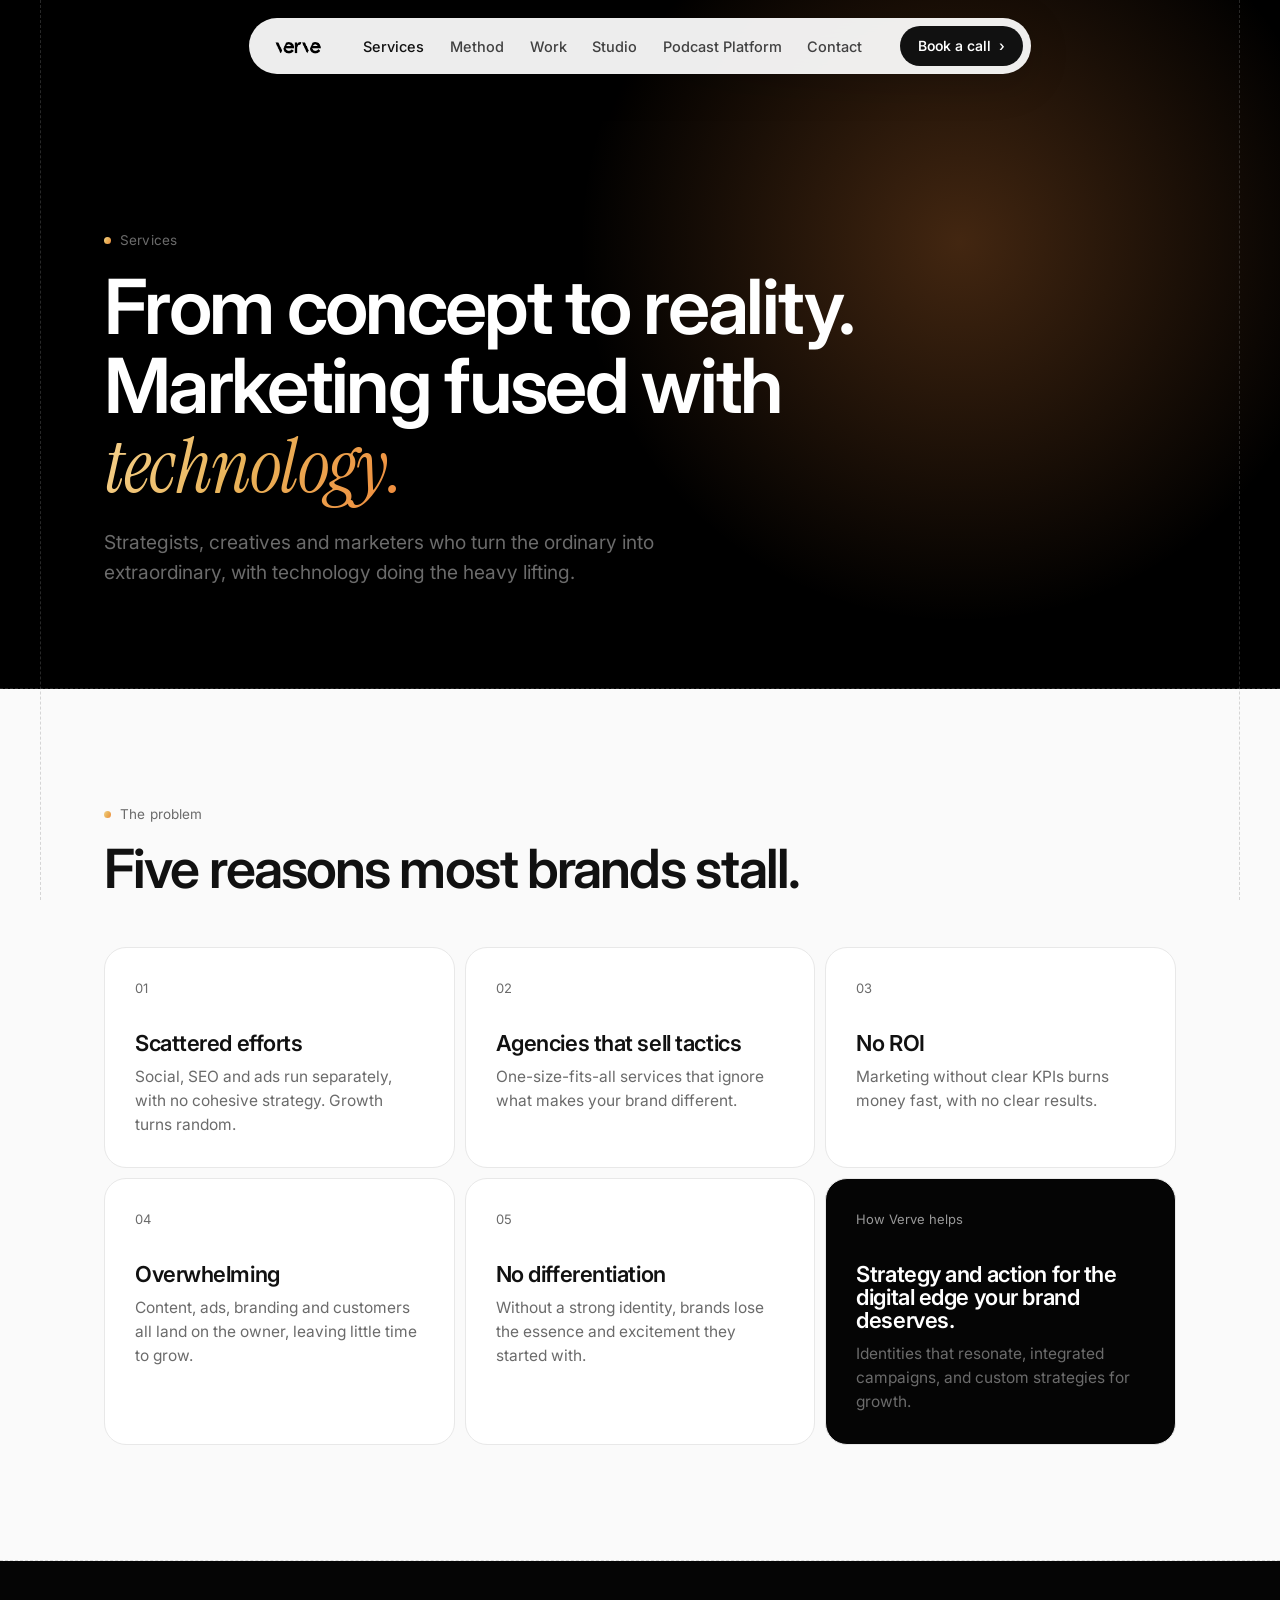
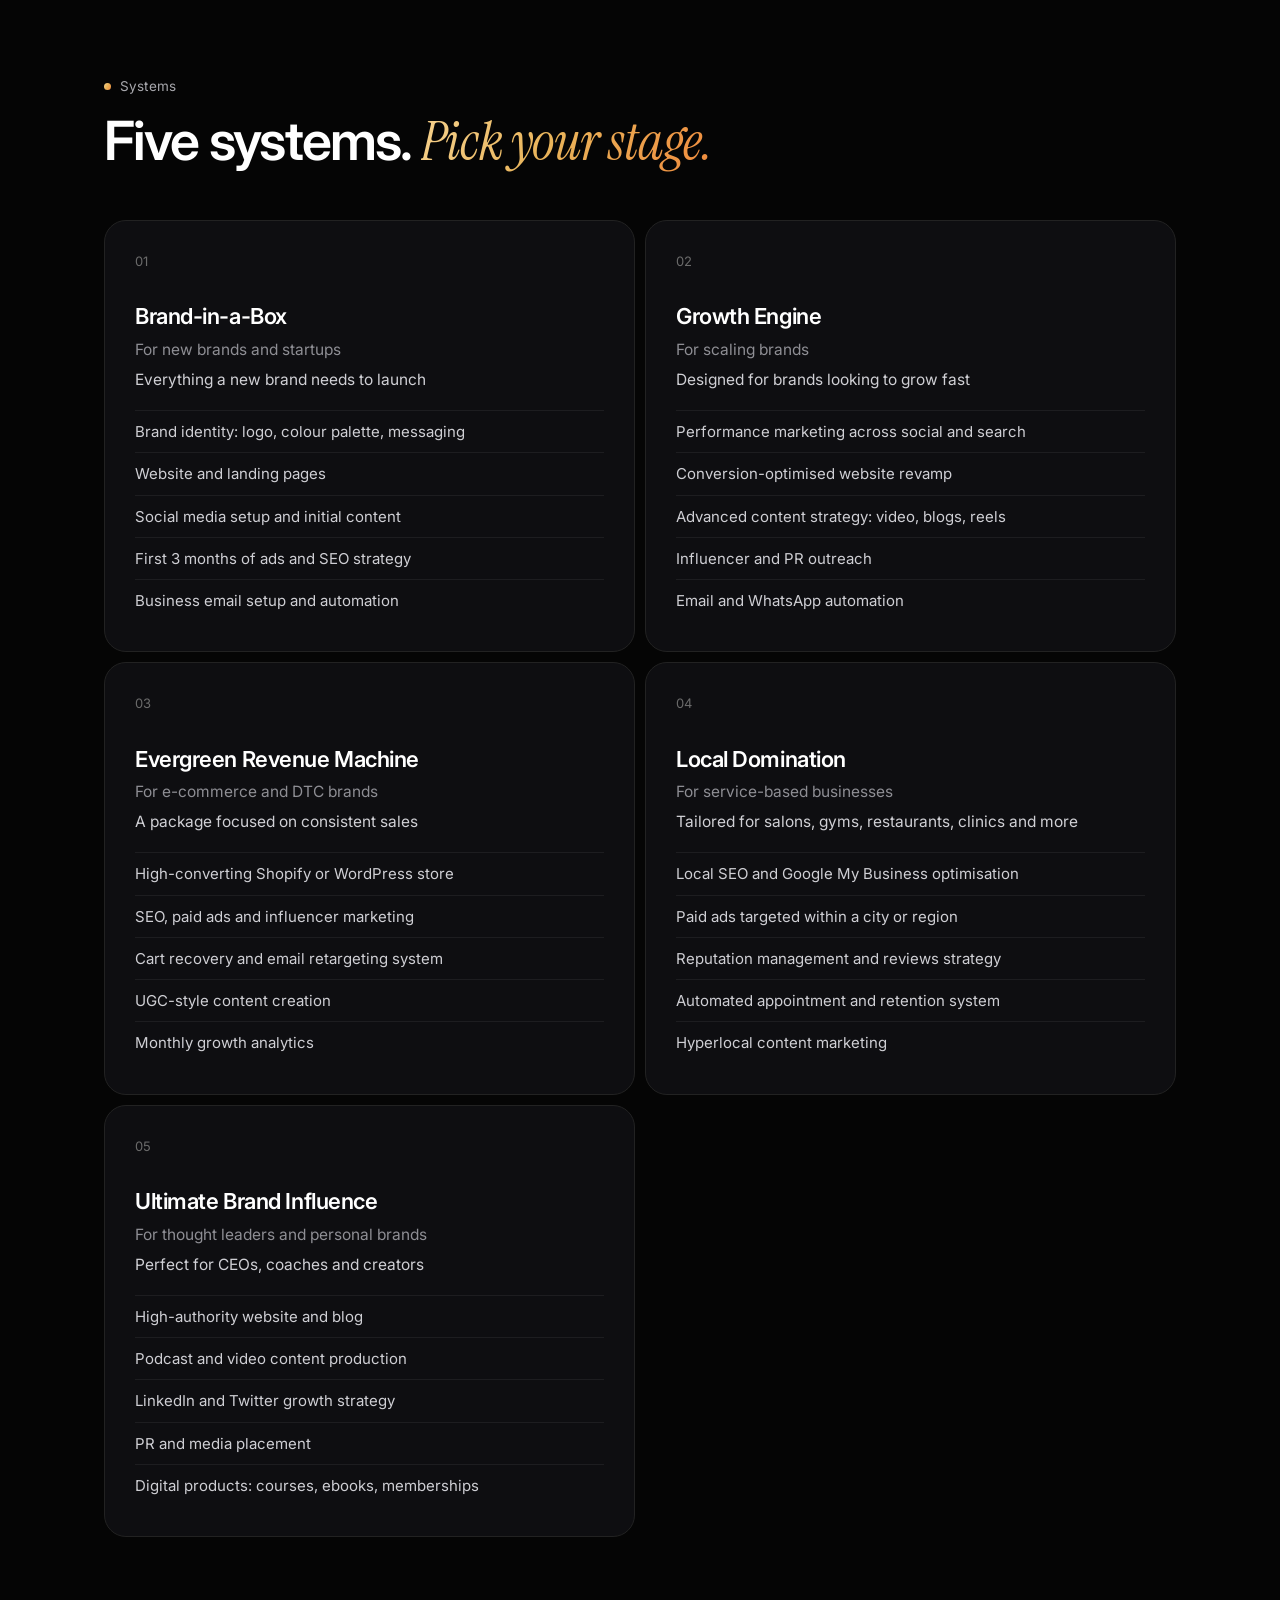
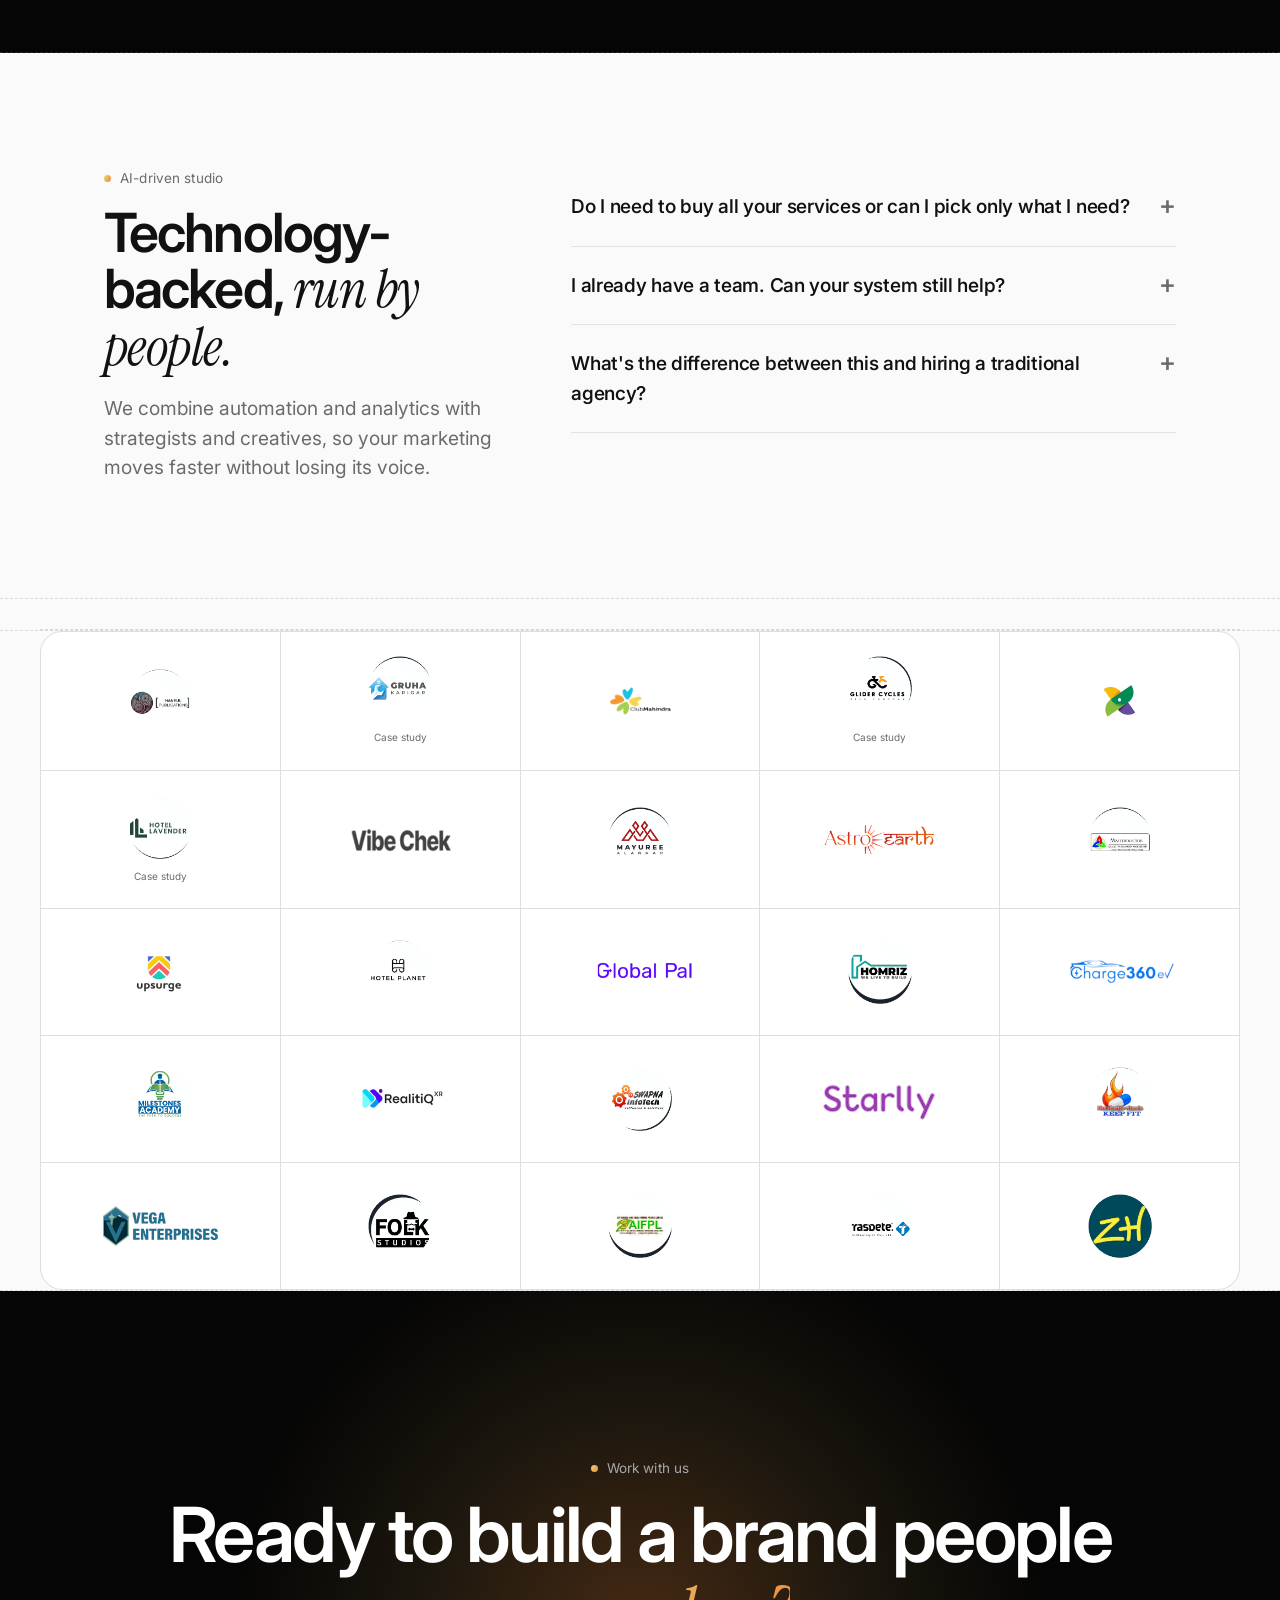
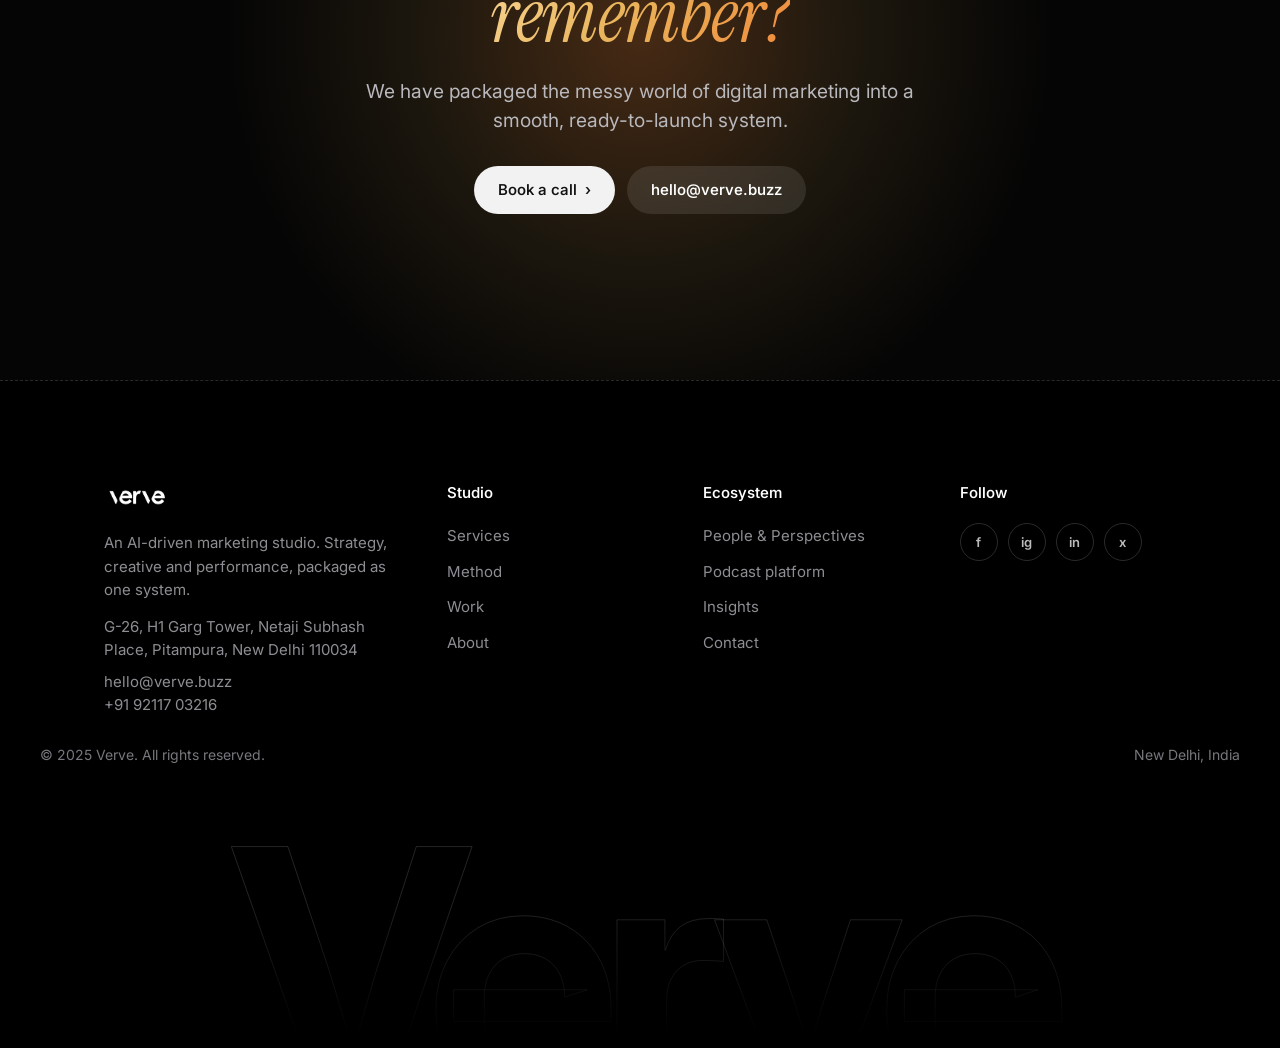
<file: services.html>
<!doctype html><html lang="en"><head><meta charset="utf-8"><meta name="viewport" content="width=device-width,initial-scale=1"><title>Services | Verve</title><meta name="description" content="Brand identity, websites, content and performance marketing, packaged as plug-and-play systems."><meta property="og:title" content="Services | Verve"><meta property="og:description" content="Brand identity, websites, content and performance marketing, packaged as plug-and-play systems."><meta property="og:image" content="/assets/v/work5.webp"><meta name="theme-color" content="#050505"><link rel="icon" href="/assets/v/favicon.png"><link rel="preconnect" href="https://fonts.googleapis.com"><link rel="preconnect" href="https://fonts.gstatic.com" crossorigin><link href="https://fonts.googleapis.com/css2?family=Inter:wght@400;450;500;550;600;700&family=Instrument+Serif:ital@1&display=swap" rel="stylesheet"><link rel="stylesheet" href="/css/style.css?v=11"></head><body><div class="rails"></div>
<header class="nav"><div class="pill"><a href="/"><img class="logo" src="/assets/v/verve-logo.png" alt="Verve"></a><ul><li><a href="/services.html" class="on">Services</a></li><li><a href="/system.html">Method</a></li><li><a href="/work.html">Work</a></li><li><a href="/about.html">Studio</a></li><li><a href="/podcast.html">Podcast Platform</a></li><li><a href="/contact.html">Contact</a></li></ul><a class="btn k sm" href="/contact.html">Book a call <i>&rsaquo;</i></a><button class="burger" aria-label="Menu">&#9776;</button></div></header><main><section class="ph"><div class="wrap"><div class="kick">Services</div><h1 class="rv">From concept to reality. Marketing fused with <span class="ser gold">technology.</span></h1><p class="lead rv">Strategists, creatives and marketers who turn the ordinary into extraordinary, with technology doing the heavy lifting.</p></div></section><section class="pad"><div class="wrap"><div class="kick">The problem</div><h2 class="rv" style="max-width:760px">Five reasons most brands stall.</h2><div class="g3"><div class="cd rv" data-d="0"><span class="n">01</span><h3>Scattered efforts</h3><p>Social, SEO and ads run separately, with no cohesive strategy. Growth turns random.</p></div><div class="cd rv" data-d="80"><span class="n">02</span><h3>Agencies that sell tactics</h3><p>One-size-fits-all services that ignore what makes your brand different.</p></div><div class="cd rv" data-d="160"><span class="n">03</span><h3>No ROI</h3><p>Marketing without clear KPIs burns money fast, with no clear results.</p></div><div class="cd rv" data-d="0"><span class="n">04</span><h3>Overwhelming</h3><p>Content, ads, branding and customers all land on the owner, leaving little time to grow.</p></div><div class="cd rv" data-d="80"><span class="n">05</span><h3>No differentiation</h3><p>Without a strong identity, brands lose the essence and excitement they started with.</p></div><div class="cd rv dark" style="background:#050505"><span class="n" style="color:#999">How Verve helps</span><h3 style="color:#fff">Strategy and action for the digital edge your brand deserves.</h3><p>Identities that resonate, integrated campaigns, and custom strategies for growth.</p></div></div></div></section><section class="pad dark" style="background:#050505"><div class="wrap"><div class="kick">Systems</div><h2 class="rv">Five systems. <span class="ser gold">Pick your stage.</span></h2><div class="g2"><div class="cd rv" data-d="0"><span class="n">01</span><h3>Brand-in-a-Box</h3><p style="color:#8e8e94;margin-bottom:6px">For new brands and startups</p><p style="color:#d0d0d5">Everything a new brand needs to launch</p><ul style="border:0"><li style="border-top:1px solid #1d1d20;color:#cfcfd4">Brand identity: logo, colour palette, messaging</li><li style="border-top:1px solid #1d1d20;color:#cfcfd4">Website and landing pages</li><li style="border-top:1px solid #1d1d20;color:#cfcfd4">Social media setup and initial content</li><li style="border-top:1px solid #1d1d20;color:#cfcfd4">First 3 months of ads and SEO strategy</li><li style="border-top:1px solid #1d1d20;color:#cfcfd4">Business email setup and automation</li></ul></div><div class="cd rv" data-d="80"><span class="n">02</span><h3>Growth Engine</h3><p style="color:#8e8e94;margin-bottom:6px">For scaling brands</p><p style="color:#d0d0d5">Designed for brands looking to grow fast</p><ul style="border:0"><li style="border-top:1px solid #1d1d20;color:#cfcfd4">Performance marketing across social and search</li><li style="border-top:1px solid #1d1d20;color:#cfcfd4">Conversion-optimised website revamp</li><li style="border-top:1px solid #1d1d20;color:#cfcfd4">Advanced content strategy: video, blogs, reels</li><li style="border-top:1px solid #1d1d20;color:#cfcfd4">Influencer and PR outreach</li><li style="border-top:1px solid #1d1d20;color:#cfcfd4">Email and WhatsApp automation</li></ul></div><div class="cd rv" data-d="0"><span class="n">03</span><h3>Evergreen Revenue Machine</h3><p style="color:#8e8e94;margin-bottom:6px">For e-commerce and DTC brands</p><p style="color:#d0d0d5">A package focused on consistent sales</p><ul style="border:0"><li style="border-top:1px solid #1d1d20;color:#cfcfd4">High-converting Shopify or WordPress store</li><li style="border-top:1px solid #1d1d20;color:#cfcfd4">SEO, paid ads and influencer marketing</li><li style="border-top:1px solid #1d1d20;color:#cfcfd4">Cart recovery and email retargeting system</li><li style="border-top:1px solid #1d1d20;color:#cfcfd4">UGC-style content creation</li><li style="border-top:1px solid #1d1d20;color:#cfcfd4">Monthly growth analytics</li></ul></div><div class="cd rv" data-d="80"><span class="n">04</span><h3>Local Domination</h3><p style="color:#8e8e94;margin-bottom:6px">For service-based businesses</p><p style="color:#d0d0d5">Tailored for salons, gyms, restaurants, clinics and more</p><ul style="border:0"><li style="border-top:1px solid #1d1d20;color:#cfcfd4">Local SEO and Google My Business optimisation</li><li style="border-top:1px solid #1d1d20;color:#cfcfd4">Paid ads targeted within a city or region</li><li style="border-top:1px solid #1d1d20;color:#cfcfd4">Reputation management and reviews strategy</li><li style="border-top:1px solid #1d1d20;color:#cfcfd4">Automated appointment and retention system</li><li style="border-top:1px solid #1d1d20;color:#cfcfd4">Hyperlocal content marketing</li></ul></div><div class="cd rv" data-d="0"><span class="n">05</span><h3>Ultimate Brand Influence</h3><p style="color:#8e8e94;margin-bottom:6px">For thought leaders and personal brands</p><p style="color:#d0d0d5">Perfect for CEOs, coaches and creators</p><ul style="border:0"><li style="border-top:1px solid #1d1d20;color:#cfcfd4">High-authority website and blog</li><li style="border-top:1px solid #1d1d20;color:#cfcfd4">Podcast and video content production</li><li style="border-top:1px solid #1d1d20;color:#cfcfd4">LinkedIn and Twitter growth strategy</li><li style="border-top:1px solid #1d1d20;color:#cfcfd4">PR and media placement</li><li style="border-top:1px solid #1d1d20;color:#cfcfd4">Digital products: courses, ebooks, memberships</li></ul></div></div></div></section><section class="pad"><div class="wrap"><div class="split"><div><div class="kick">AI-driven studio</div><h2 class="rv">Technology-backed, <span class="ser">run by people.</span></h2><p class="lead" style="margin-top:18px">We combine automation and analytics with strategists and creatives, so your marketing moves faster without losing its voice.</p></div><div class="faq"><details><summary>Do I need to buy all your services or can I pick only what I need?</summary><p>We don't sell individual services. But we make sure you only pay for what you need. Think of it like a content kit: plug in lead magnets, emails or landing pages based on your current goals.</p></details><details><summary>I already have a team. Can your system still help?</summary><p>Our systems are built to support lean teams, whether you're a solo founder or have a small crew. We make execution easier, not heavier.</p></details><details><summary>What's the difference between this and hiring a traditional agency?</summary><p>Traditional agencies lock you into long retainers. We give you actionable, done-for-you pieces that are ready to go: faster, cheaper, smarter.</p></details></div></div></div></section><section style="padding:30px 0 0"><div class="wrap" style="padding:0"><div class="sep"></div></div></section><section><div class="wrap" style="padding:0"><div class="lg"><div class="rv" data-d="0"><img class="" src="/assets/v/cl-haneul.png" alt="Haneul Publications" loading="lazy"></div><div class="rv" data-d="60"><img class="" src="/assets/v/cl-gruha.png" alt="Gruha Karigar" loading="lazy"><small>Case study</small></div><div class="rv" data-d="120"><img class="rc" src="/assets/v/logo-clubmahindra.png" alt="Club Mahindra" loading="lazy"></div><div class="rv" data-d="180"><img class="" src="/assets/v/cl-glider.png" alt="Glider Cycles" loading="lazy"><small>Case study</small></div><div class="rv" data-d="240"><img class="rc" src="/assets/v/logo-treebo.png" alt="Treebo" loading="lazy"></div><div class="rv" data-d="0"><img class="" src="/assets/v/cl-hotellavender.png" alt="Hotel Lavender" loading="lazy"><small>Case study</small></div><div class="rv" data-d="60"><img class="rc" src="/assets/v/logo-vibechek.png" alt="Vibe Chek" loading="lazy"></div><div class="rv" data-d="120"><img class="" src="/assets/v/cl-mayuree.png" alt="Mayuree Alankar" loading="lazy"></div><div class="rv" data-d="180"><img class="rc" src="/assets/v/logo-astroearth.png" alt="Astro Earth" loading="lazy"></div><div class="rv" data-d="240"><img class="" src="/assets/v/cl-masterdoctor.png" alt="Masterdoctor" loading="lazy"></div><div class="rv" data-d="0"><img class="rc" src="/assets/v/logo-upsurge.png" alt="Upsurge" loading="lazy"></div><div class="rv" data-d="60"><img class="" src="/assets/v/cl-hotelplanet.png" alt="Hotel Planet" loading="lazy"></div><div class="rv" data-d="120"><img class="rc" src="/assets/v/logo-globalpal.png" alt="Global Pal" loading="lazy"></div><div class="rv" data-d="180"><img class="" src="/assets/v/cl-homriz.png" alt="Homriz" loading="lazy"></div><div class="rv" data-d="240"><img class="rc" src="/assets/v/logo-charge360.png" alt="Charge360 EV" loading="lazy"></div><div class="rv" data-d="0"><img class="" src="/assets/v/cl-milestones.png" alt="Milestones Academy" loading="lazy"></div><div class="rv" data-d="60"><img class="rc" src="/assets/v/logo-realitiq.png" alt="RealitiQ XR" loading="lazy"></div><div class="rv" data-d="120"><img class="" src="/assets/v/cl-swapna.png" alt="Swapna Infotech" loading="lazy"></div><div class="rv" data-d="180"><img class="rc" src="/assets/v/logo-starlly.png" alt="Starlly" loading="lazy"></div><div class="rv" data-d="240"><img class="" src="/assets/v/cl-keepfit.png" alt="Keep Fit" loading="lazy"></div><div class="rv" data-d="0"><img class="rc" src="/assets/v/logo-vega.png" alt="Vega Enterprises" loading="lazy"></div><div class="rv" data-d="60"><img class="" src="/assets/v/cl-folk.png" alt="Folk Studios" loading="lazy"></div><div class="rv" data-d="120"><img class="" src="/assets/v/cl-saifpl.png" alt="SAIFPL" loading="lazy"></div><div class="rv" data-d="180"><img class="" src="/assets/v/cl-tasdete.png" alt="Tasdete" loading="lazy"></div><div class="rv" data-d="240"><img class="" src="/assets/v/cl-zaruri.png" alt="Zaruri Hai" loading="lazy"></div></div></div></section><section class="cta2 dark"><div class="orb"></div><div class="wrap in"><div class="kick" style="justify-content:center">Work with us</div><h2 class="rv">Ready to build a brand people <span class="ser gold">remember?</span></h2><p class="lead rv" style="margin:0 auto">We have packaged the messy world of digital marketing into a smooth, ready-to-launch system.</p><div class="cta"><a class="btn w" href="/contact.html">Book a call <i>&rsaquo;</i></a><a class="btn g" href="mailto:hello@verve.buzz">hello@verve.buzz</a></div></div></section></main><footer><div class="wrap"><div class="fg"><div><img src="/assets/v/verve-logo.png" alt="Verve" style="height:30px;margin-bottom:20px"><p style="max-width:330px">An AI-driven marketing studio. Strategy, creative and performance, packaged as one system.</p><p style="margin-top:14px">G-26, H1 Garg Tower, Netaji Subhash Place, Pitampura, New Delhi 110034</p><p style="margin-top:8px"><a href="mailto:hello@verve.buzz">hello@verve.buzz</a><br><a href="tel:+919211703216">+91 92117 03216</a></p></div>
<div><h4>Studio</h4><ul><li><a href="/services.html">Services</a></li><li><a href="/system.html">Method</a></li><li><a href="/work.html">Work</a></li><li><a href="/about.html">About</a></li></ul></div>
<div><h4>Ecosystem</h4><ul><li><a href="https://people-and-perspectives-site.pages.dev" rel="noopener">People &amp; Perspectives</a></li><li><a href="/podcast.html">Podcast platform</a></li><li><a href="https://verve.buzz/blog/" rel="noopener">Insights</a></li><li><a href="/contact.html">Contact</a></li></ul></div>
<div><h4>Follow</h4><div class="soc"><a href="https://www.facebook.com/profile.php?id=61567252204766" aria-label="Facebook" rel="noopener">f</a><a href="https://www.instagram.com/theverve360" aria-label="Instagram" rel="noopener">ig</a><a href="https://www.linkedin.com/company/theverve360" aria-label="LinkedIn" rel="noopener">in</a><a href="https://x.com/verve360" aria-label="X" rel="noopener">x</a></div></div></div>
</div><div class="wrap fb"><span>&copy; 2025 Verve. All rights reserved.</span><span>New Delhi, India</span></div><div class="mark" aria-hidden="true">Verve</div></footer>
<div class="lb"><button aria-label="Close">&times;</button><img alt=""></div><script src="/js/main.js?v=11" defer></script></body></html>
</file>
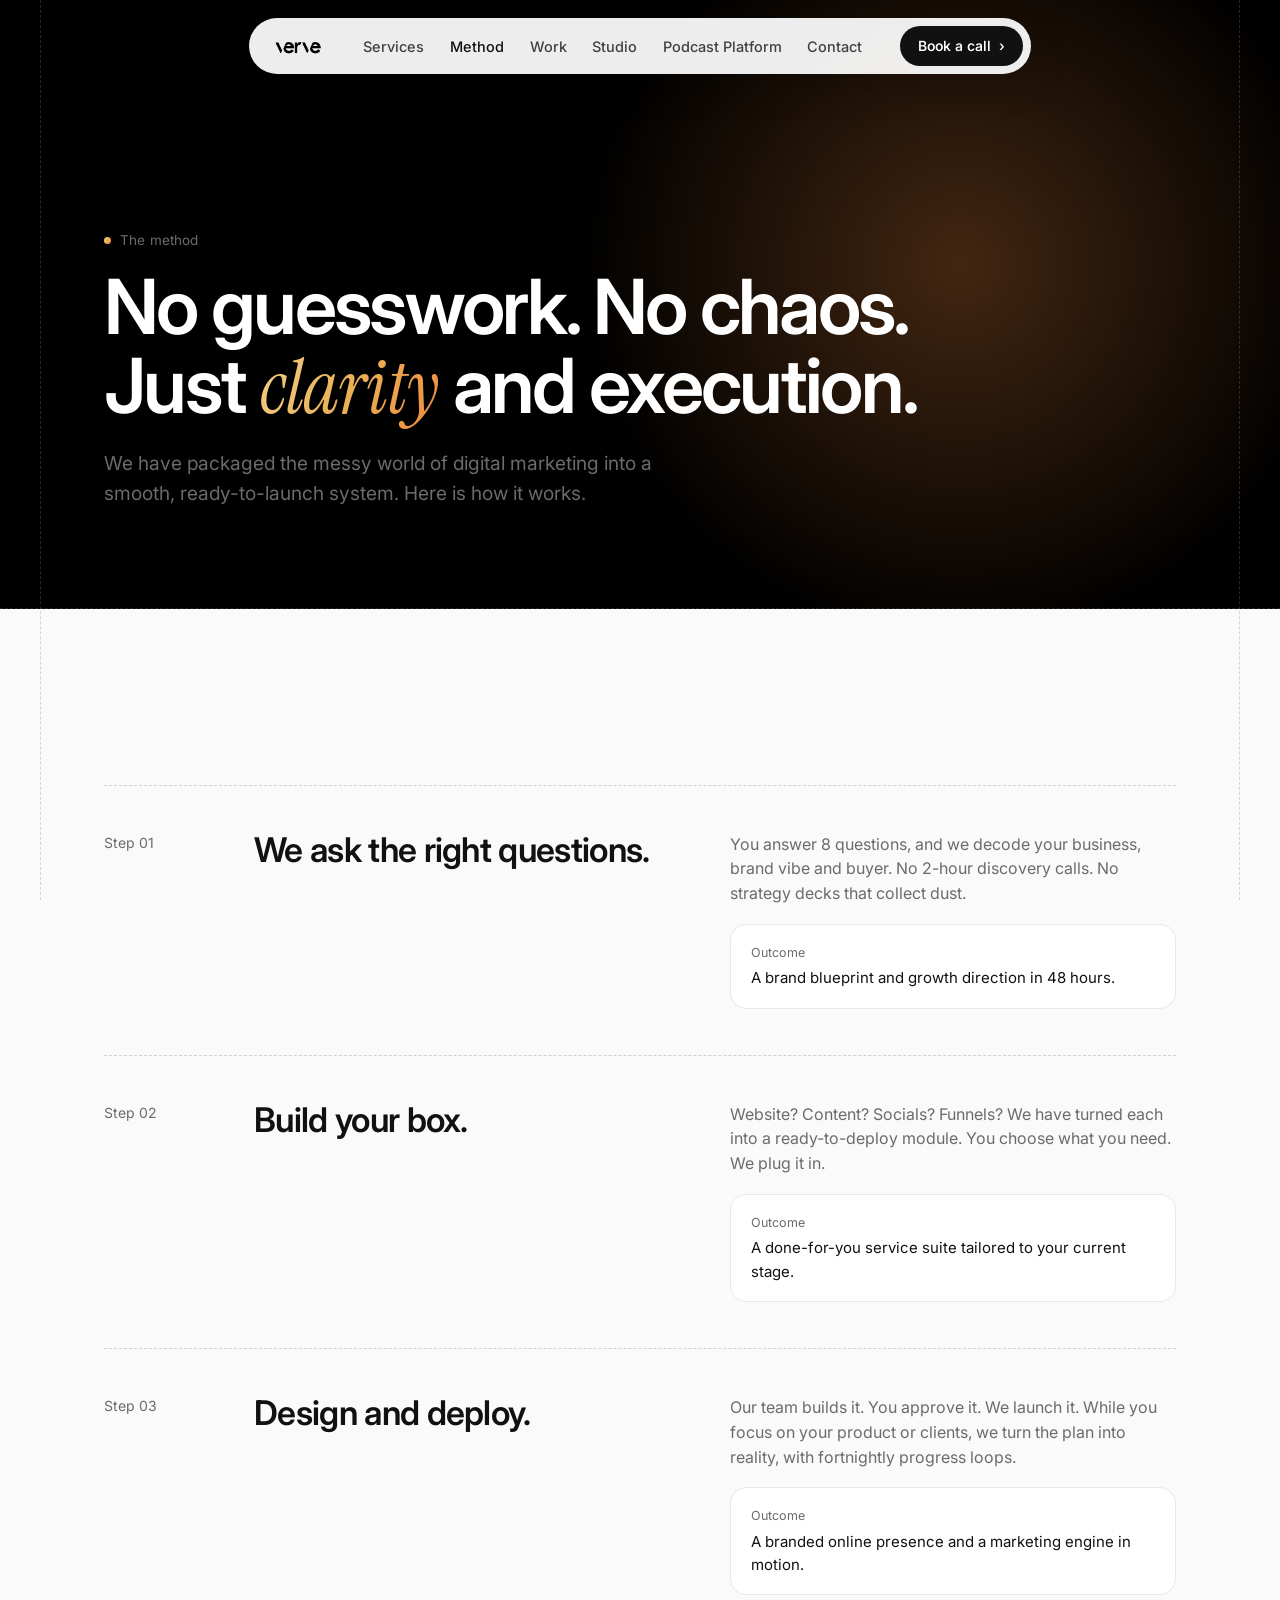
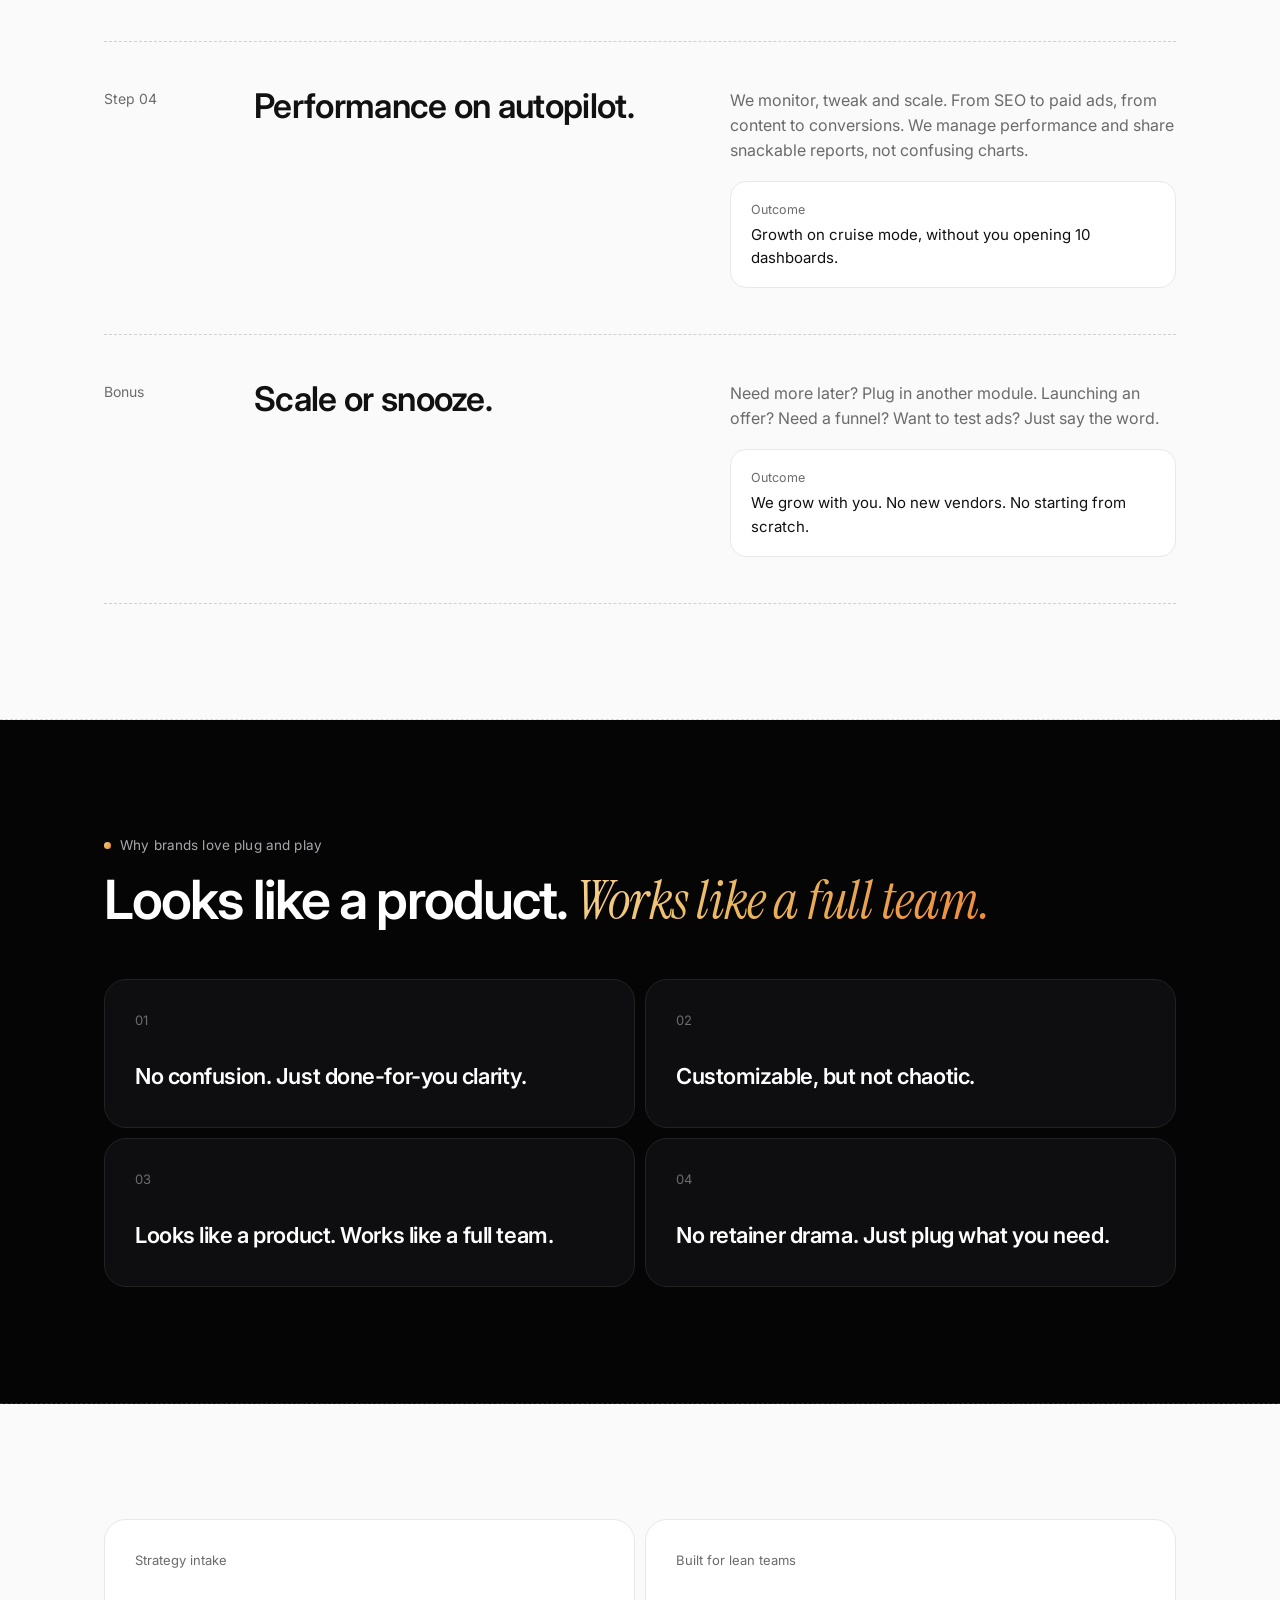
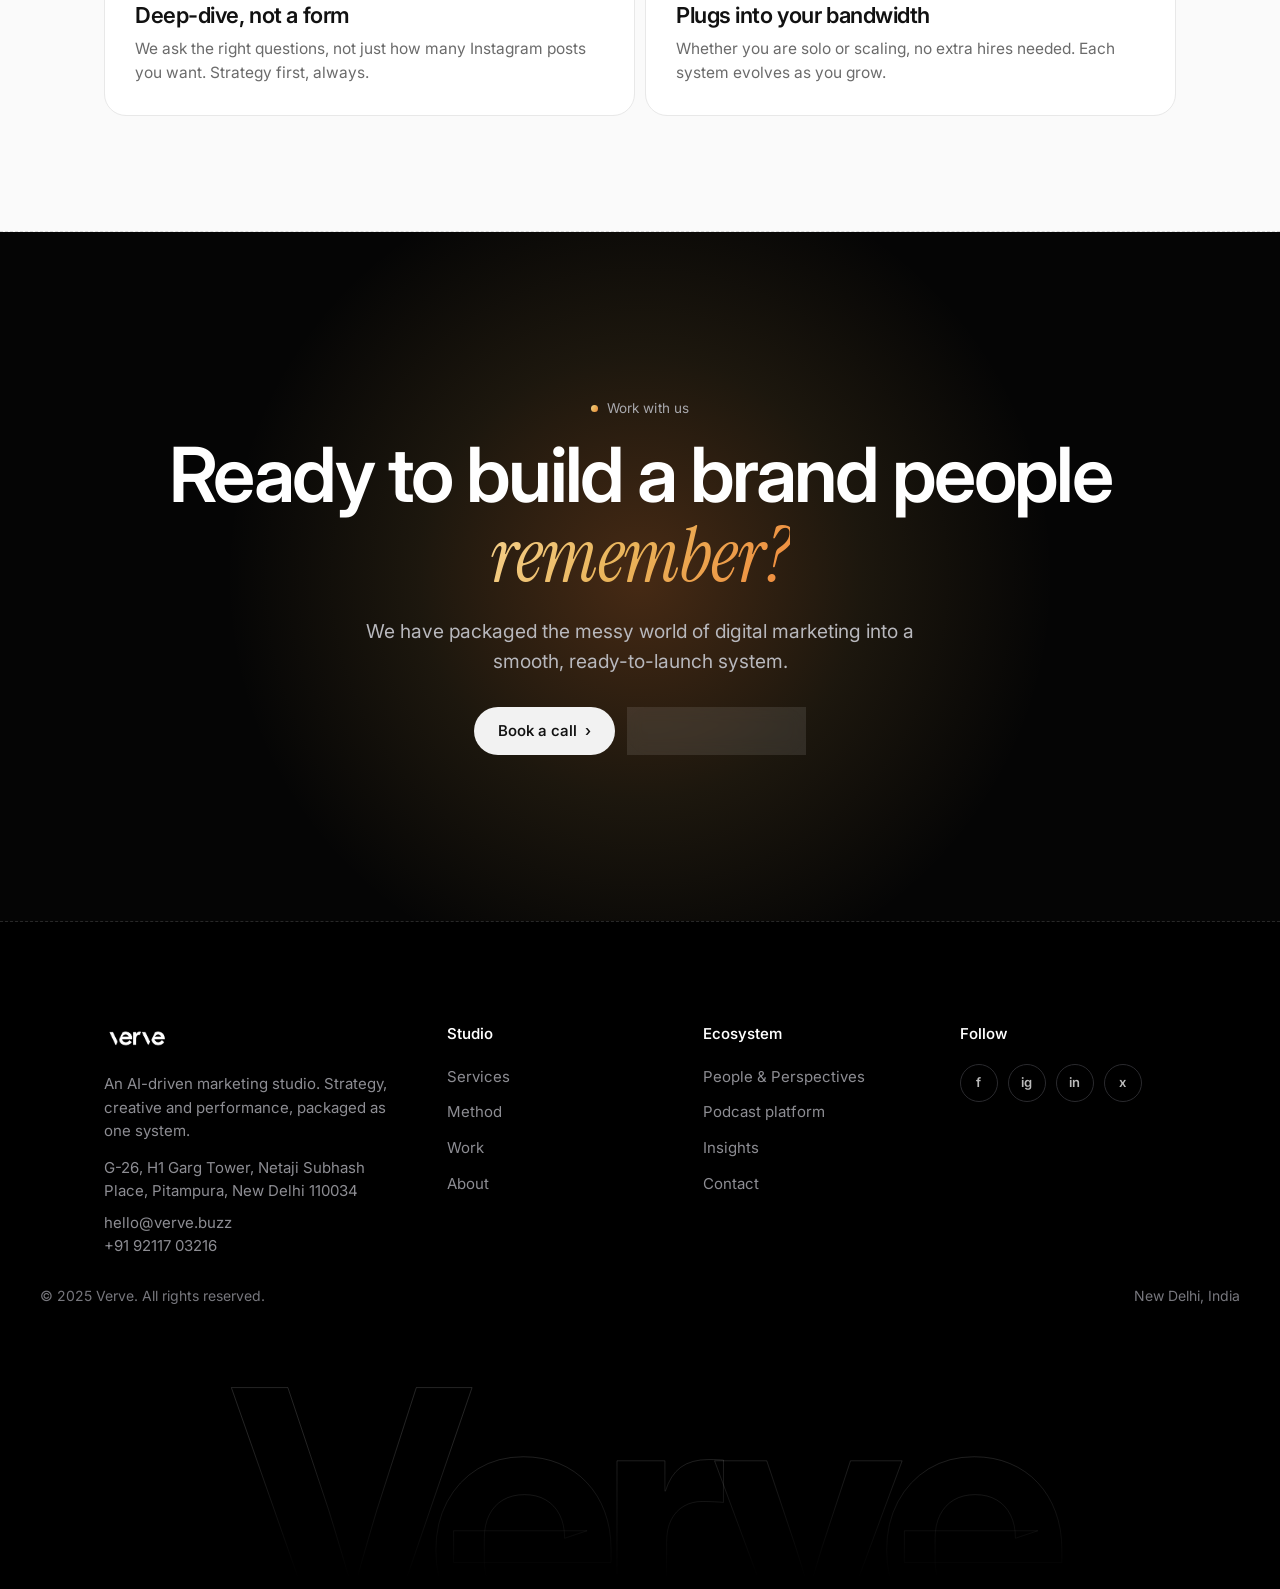
<file: system.html>
<!doctype html><html lang="en"><head><meta charset="utf-8"><meta name="viewport" content="width=device-width,initial-scale=1"><title>The Method | Verve</title><meta name="description" content="The Verve plug-and-play system: no guesswork, no chaos, just clarity and execution."><meta property="og:title" content="The Method | Verve"><meta property="og:description" content="The Verve plug-and-play system: no guesswork, no chaos, just clarity and execution."><meta property="og:image" content="/assets/v/work5.webp"><meta name="theme-color" content="#050505"><link rel="icon" href="/assets/v/favicon.png"><link rel="preconnect" href="https://fonts.googleapis.com"><link rel="preconnect" href="https://fonts.gstatic.com" crossorigin><link href="https://fonts.googleapis.com/css2?family=Inter:wght@400;450;500;550;600;700&family=Instrument+Serif:ital@1&display=swap" rel="stylesheet"><link rel="stylesheet" href="/css/style.css?v=11"></head><body><div class="rails"></div>
<header class="nav"><div class="pill"><a href="/"><img class="logo" src="/assets/v/verve-logo.png" alt="Verve"></a><ul><li><a href="/services.html">Services</a></li><li><a href="/system.html" class="on">Method</a></li><li><a href="/work.html">Work</a></li><li><a href="/about.html">Studio</a></li><li><a href="/podcast.html">Podcast Platform</a></li><li><a href="/contact.html">Contact</a></li></ul><a class="btn k sm" href="/contact.html">Book a call <i>&rsaquo;</i></a><button class="burger" aria-label="Menu">&#9776;</button></div></header><main><section class="ph"><div class="wrap"><div class="kick">The method</div><h1 class="rv">No guesswork. No chaos. Just <span class="ser gold">clarity</span> and execution.</h1><p class="lead rv">We have packaged the messy world of digital marketing into a smooth, ready-to-launch system. Here is how it works.</p></div></section><section class="pad"><div class="wrap"><div class="steps"><div class="step rv"><div class="no">Step 01</div><div><h3>We ask the right questions.</h3></div><div><p>You answer 8 questions, and we decode your business, brand vibe and buyer. No 2-hour discovery calls. No strategy decks that collect dust.</p><div class="out"><small>Outcome</small>A brand blueprint and growth direction in 48 hours.</div></div></div><div class="step rv"><div class="no">Step 02</div><div><h3>Build your box.</h3></div><div><p>Website? Content? Socials? Funnels? We have turned each into a ready-to-deploy module. You choose what you need. We plug it in.</p><div class="out"><small>Outcome</small>A done-for-you service suite tailored to your current stage.</div></div></div><div class="step rv"><div class="no">Step 03</div><div><h3>Design and deploy.</h3></div><div><p>Our team builds it. You approve it. We launch it. While you focus on your product or clients, we turn the plan into reality, with fortnightly progress loops.</p><div class="out"><small>Outcome</small>A branded online presence and a marketing engine in motion.</div></div></div><div class="step rv"><div class="no">Step 04</div><div><h3>Performance on autopilot.</h3></div><div><p>We monitor, tweak and scale. From SEO to paid ads, from content to conversions. We manage performance and share snackable reports, not confusing charts.</p><div class="out"><small>Outcome</small>Growth on cruise mode, without you opening 10 dashboards.</div></div></div><div class="step rv"><div class="no">Bonus</div><div><h3>Scale or snooze.</h3></div><div><p>Need more later? Plug in another module. Launching an offer? Need a funnel? Want to test ads? Just say the word.</p><div class="out"><small>Outcome</small>We grow with you. No new vendors. No starting from scratch.</div></div></div></div></div></section><section class="pad dark" style="background:#050505"><div class="wrap"><div class="kick">Why brands love plug and play</div><h2 class="rv">Looks like a product. <span class="ser gold">Works like a full team.</span></h2><div class="g2"><div class="cd rv" data-d="0"><span class="n">01</span><h3>No confusion. Just done-for-you clarity.</h3></div><div class="cd rv" data-d="80"><span class="n">02</span><h3>Customizable, but not chaotic.</h3></div><div class="cd rv" data-d="0"><span class="n">03</span><h3>Looks like a product. Works like a full team.</h3></div><div class="cd rv" data-d="80"><span class="n">04</span><h3>No retainer drama. Just plug what you need.</h3></div></div></div></section><section class="pad"><div class="wrap"><div class="g2" style="margin-top:0"><div class="cd"><span class="n">Strategy intake</span><h3>Deep-dive, not a form</h3><p>We ask the right questions, not just how many Instagram posts you want. Strategy first, always.</p></div><div class="cd"><span class="n">Built for lean teams</span><h3>Plugs into your bandwidth</h3><p>Whether you are solo or scaling, no extra hires needed. Each system evolves as you grow.</p></div></div></div></section><section class="cta2 dark"><div class="orb"></div><div class="wrap in"><div class="kick" style="justify-content:center">Work with us</div><h2 class="rv">Ready to build a brand people <span class="ser gold">remember?</span></h2><p class="lead rv" style="margin:0 auto">We have packaged the messy world of digital marketing into a smooth, ready-to-launch system.</p><div class="cta"><a class="btn w" href="/contact.html">Book a call <i>&rsaquo;</i></a><a class="btn g" href="mailto:hello@verve.buzz">hello@verve.buzz</a></div></div></section></main><footer><div class="wrap"><div class="fg"><div><img src="/assets/v/verve-logo.png" alt="Verve" style="height:30px;margin-bottom:20px"><p style="max-width:330px">An AI-driven marketing studio. Strategy, creative and performance, packaged as one system.</p><p style="margin-top:14px">G-26, H1 Garg Tower, Netaji Subhash Place, Pitampura, New Delhi 110034</p><p style="margin-top:8px"><a href="mailto:hello@verve.buzz">hello@verve.buzz</a><br><a href="tel:+919211703216">+91 92117 03216</a></p></div>
<div><h4>Studio</h4><ul><li><a href="/services.html">Services</a></li><li><a href="/system.html">Method</a></li><li><a href="/work.html">Work</a></li><li><a href="/about.html">About</a></li></ul></div>
<div><h4>Ecosystem</h4><ul><li><a href="https://people-and-perspectives-site.pages.dev" rel="noopener">People &amp; Perspectives</a></li><li><a href="/podcast.html">Podcast platform</a></li><li><a href="https://verve.buzz/blog/" rel="noopener">Insights</a></li><li><a href="/contact.html">Contact</a></li></ul></div>
<div><h4>Follow</h4><div class="soc"><a href="https://www.facebook.com/profile.php?id=61567252204766" aria-label="Facebook" rel="noopener">f</a><a href="https://www.instagram.com/theverve360" aria-label="Instagram" rel="noopener">ig</a><a href="https://www.linkedin.com/company/theverve360" aria-label="LinkedIn" rel="noopener">in</a><a href="https://x.com/verve360" aria-label="X" rel="noopener">x</a></div></div></div>
</div><div class="wrap fb"><span>&copy; 2025 Verve. All rights reserved.</span><span>New Delhi, India</span></div><div class="mark" aria-hidden="true">Verve</div></footer>
<div class="lb"><button aria-label="Close">&times;</button><img alt=""></div><script src="/js/main.js?v=11" defer></script></body></html>
</file>
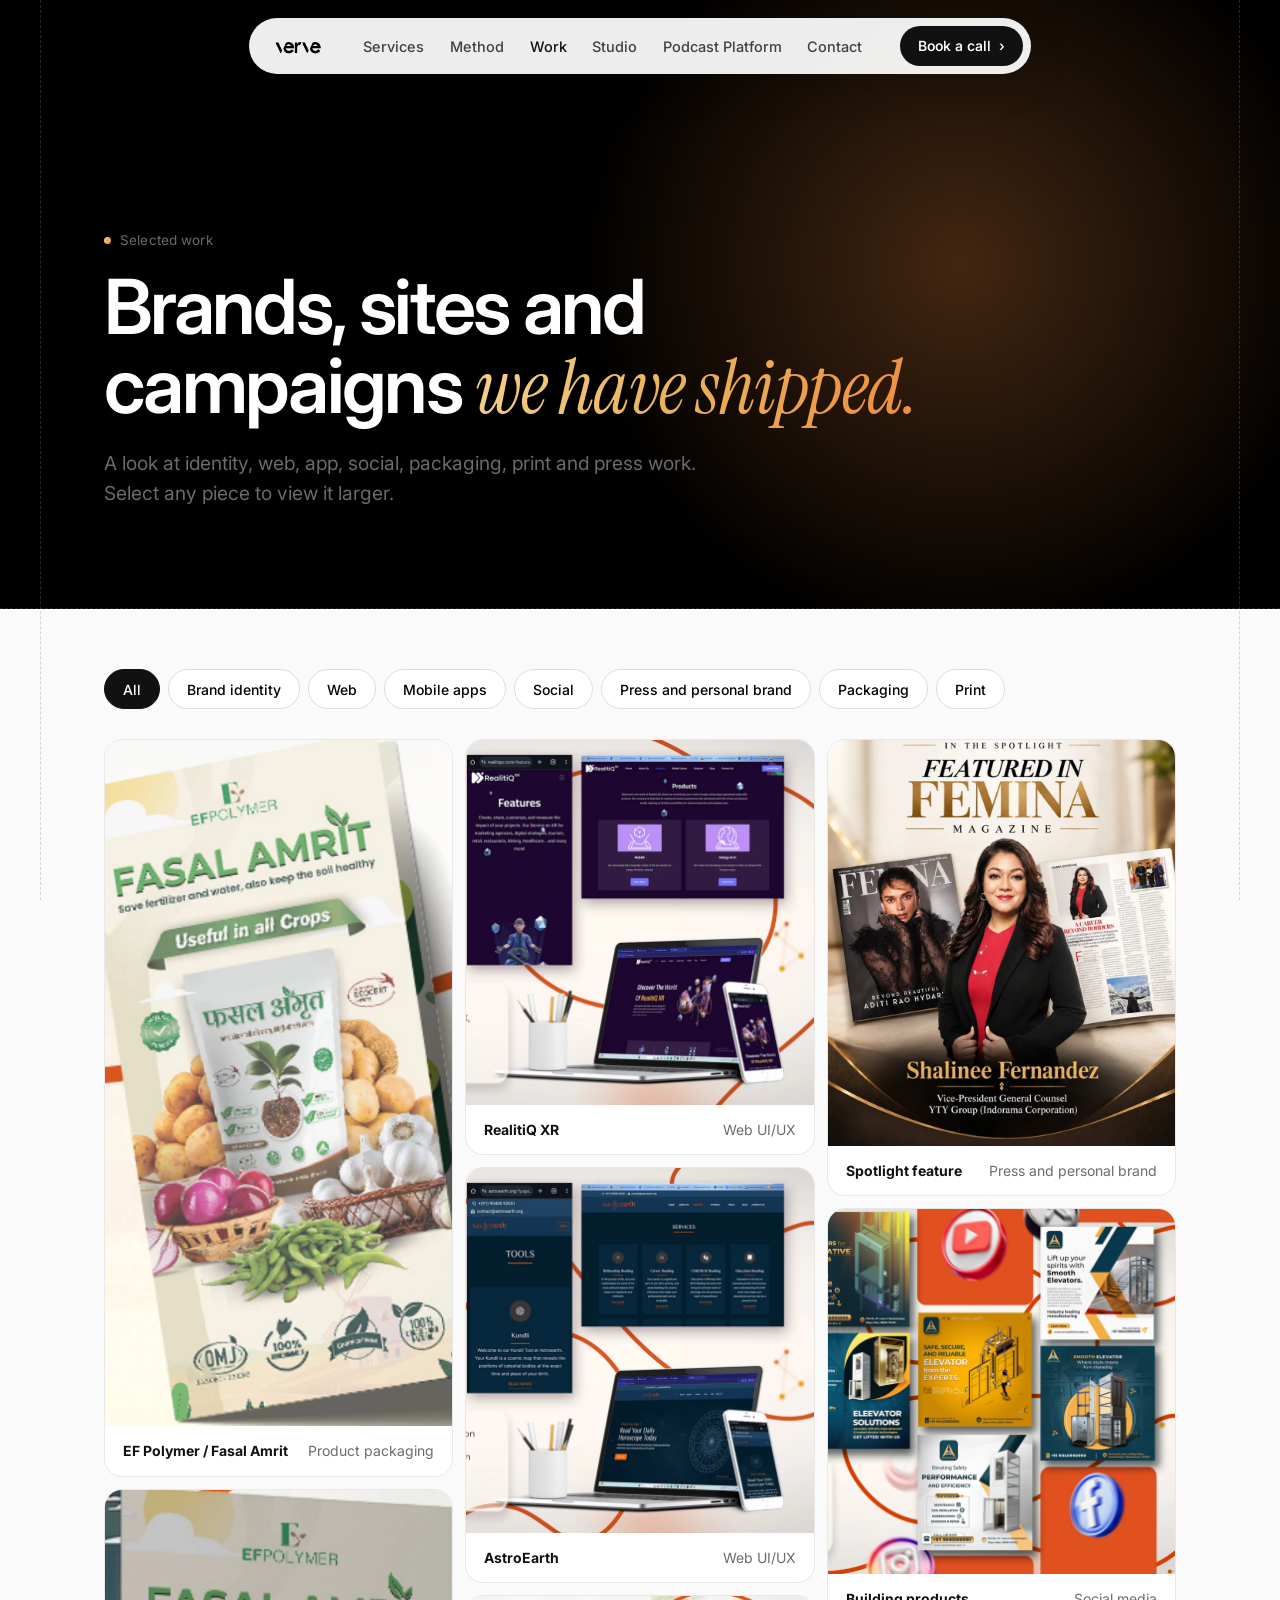
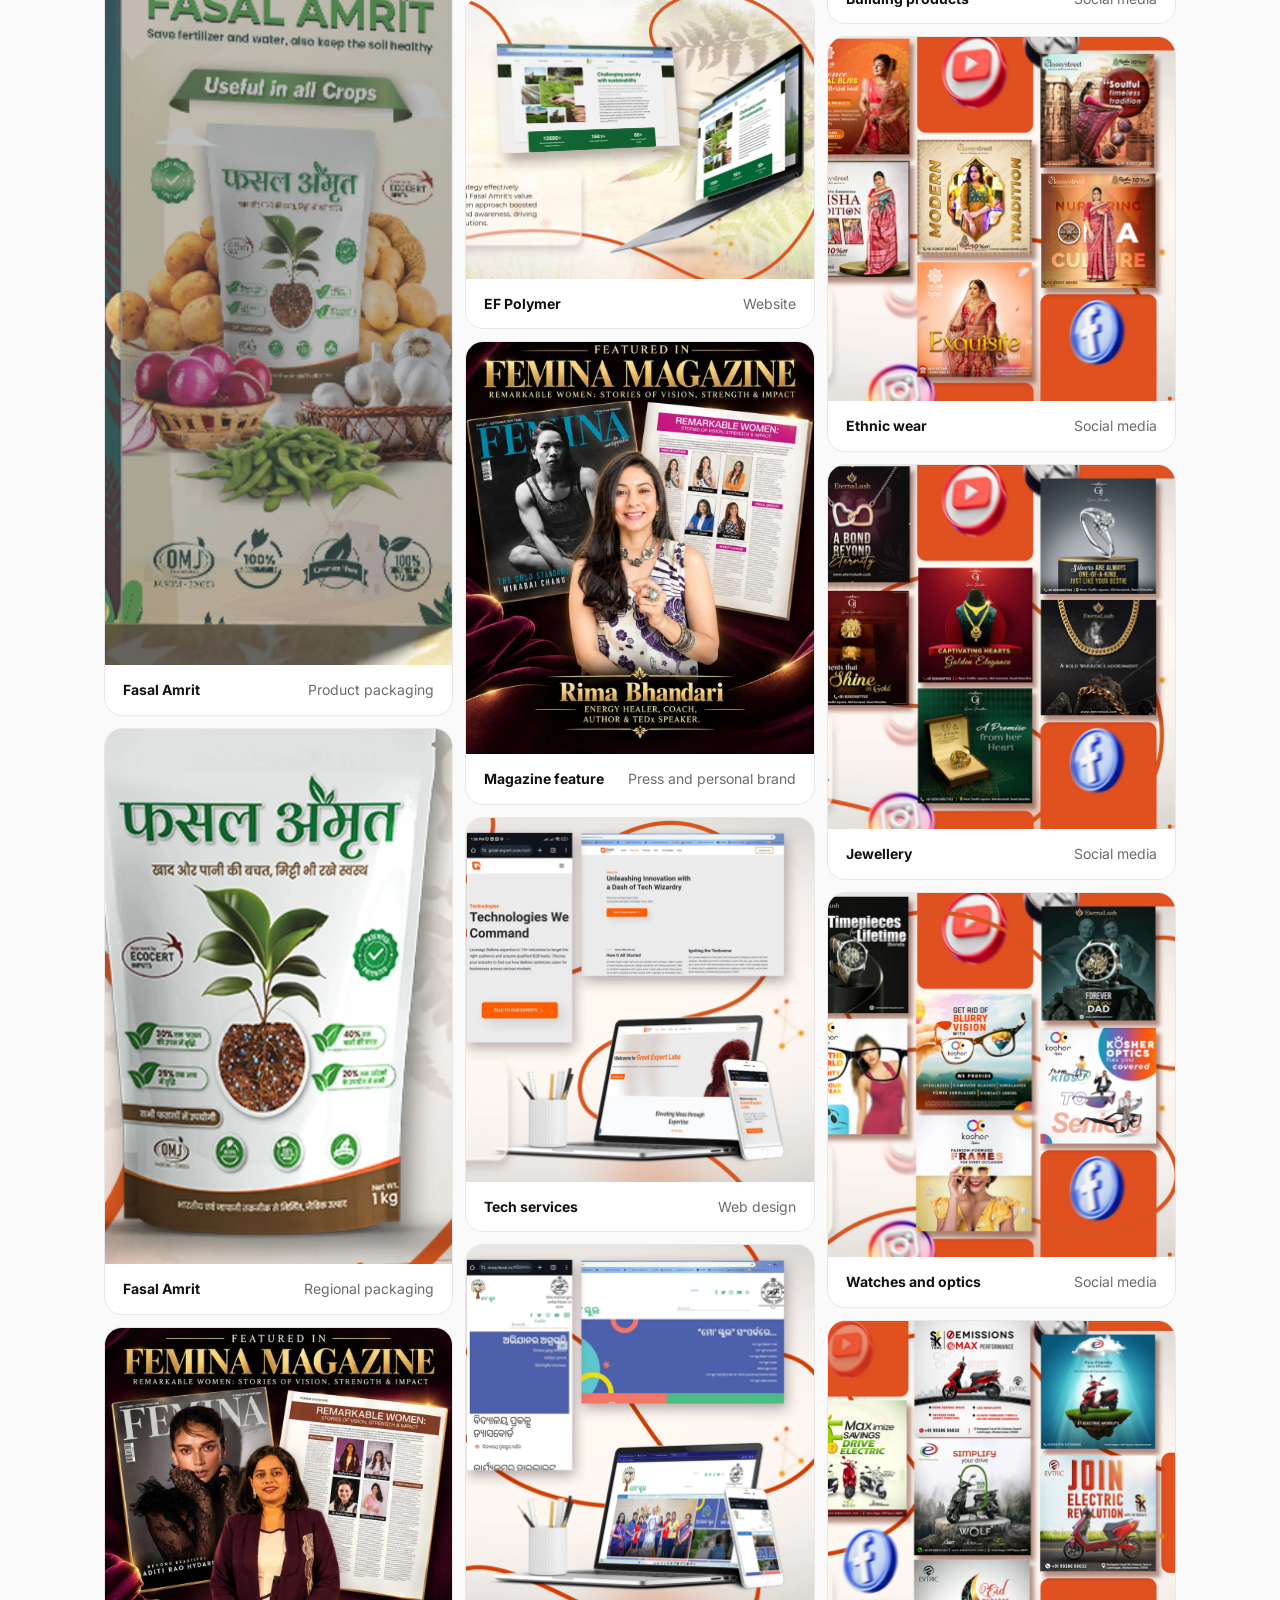
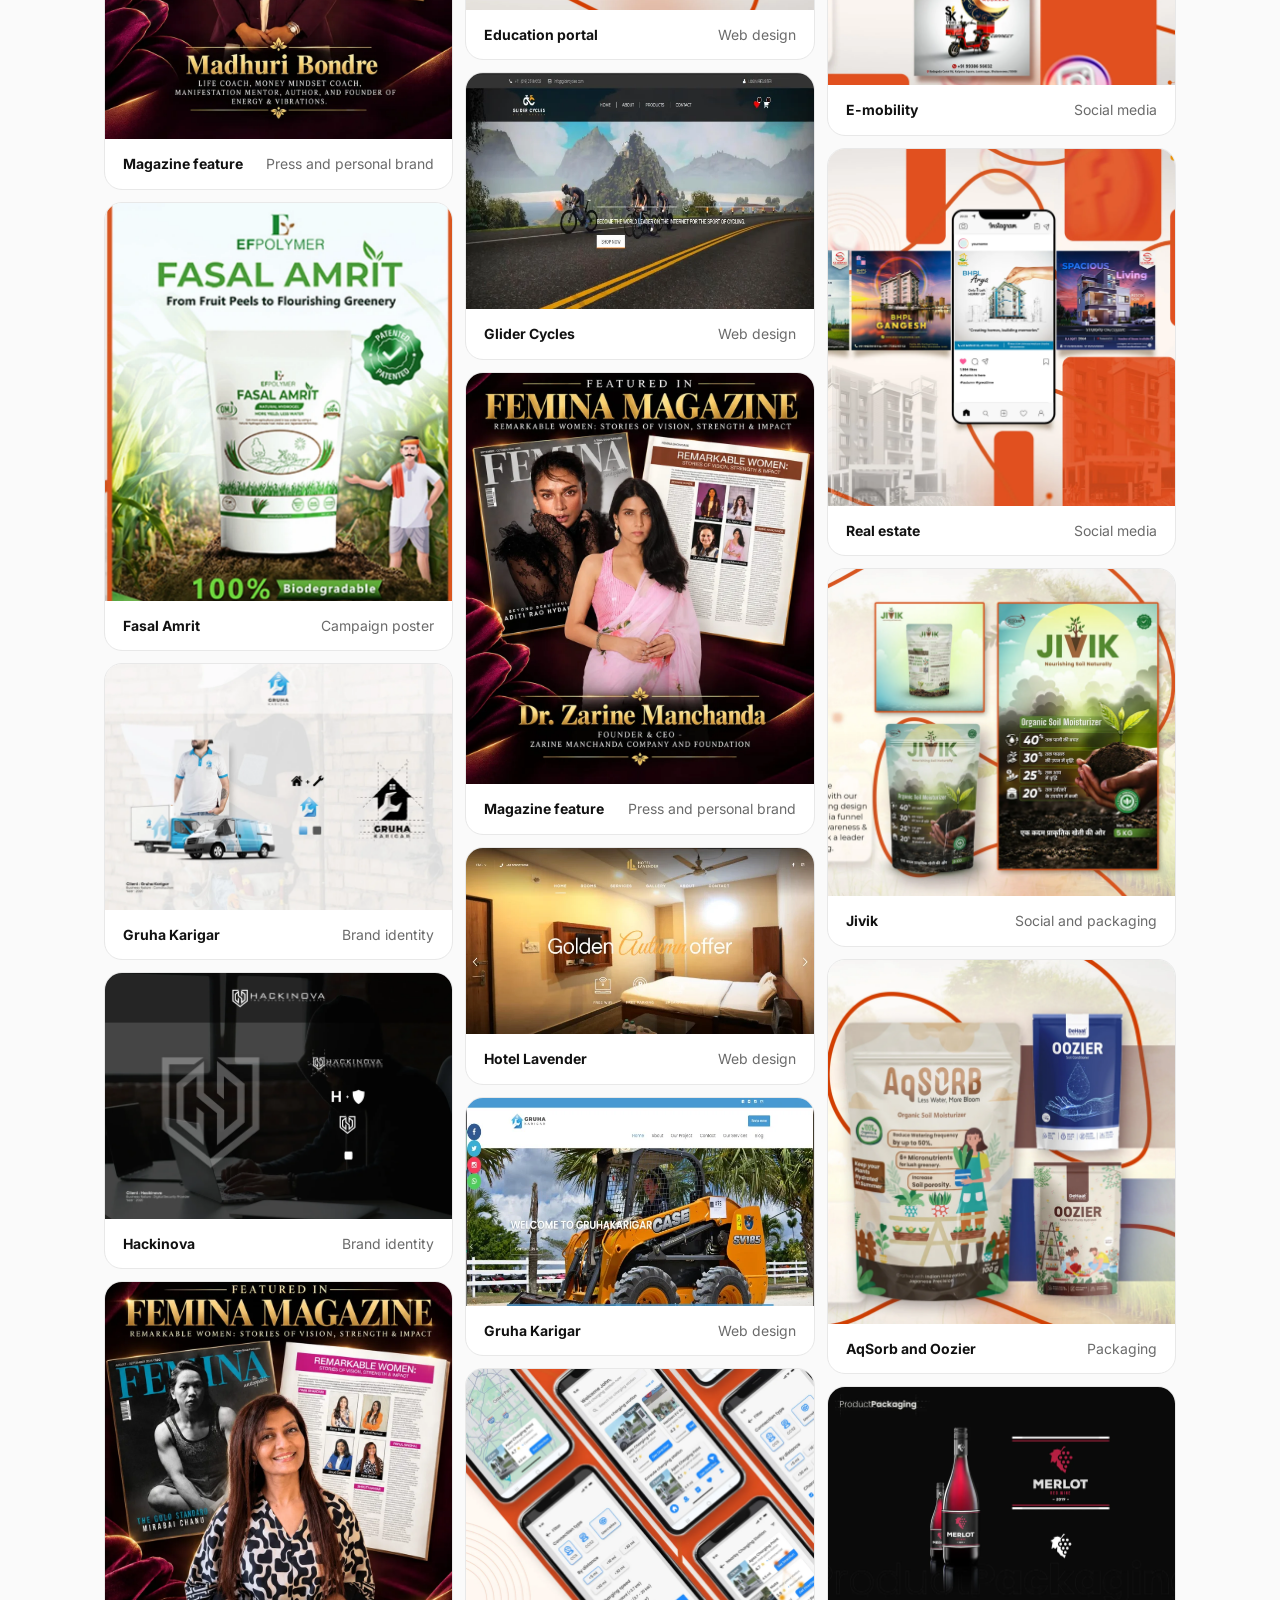
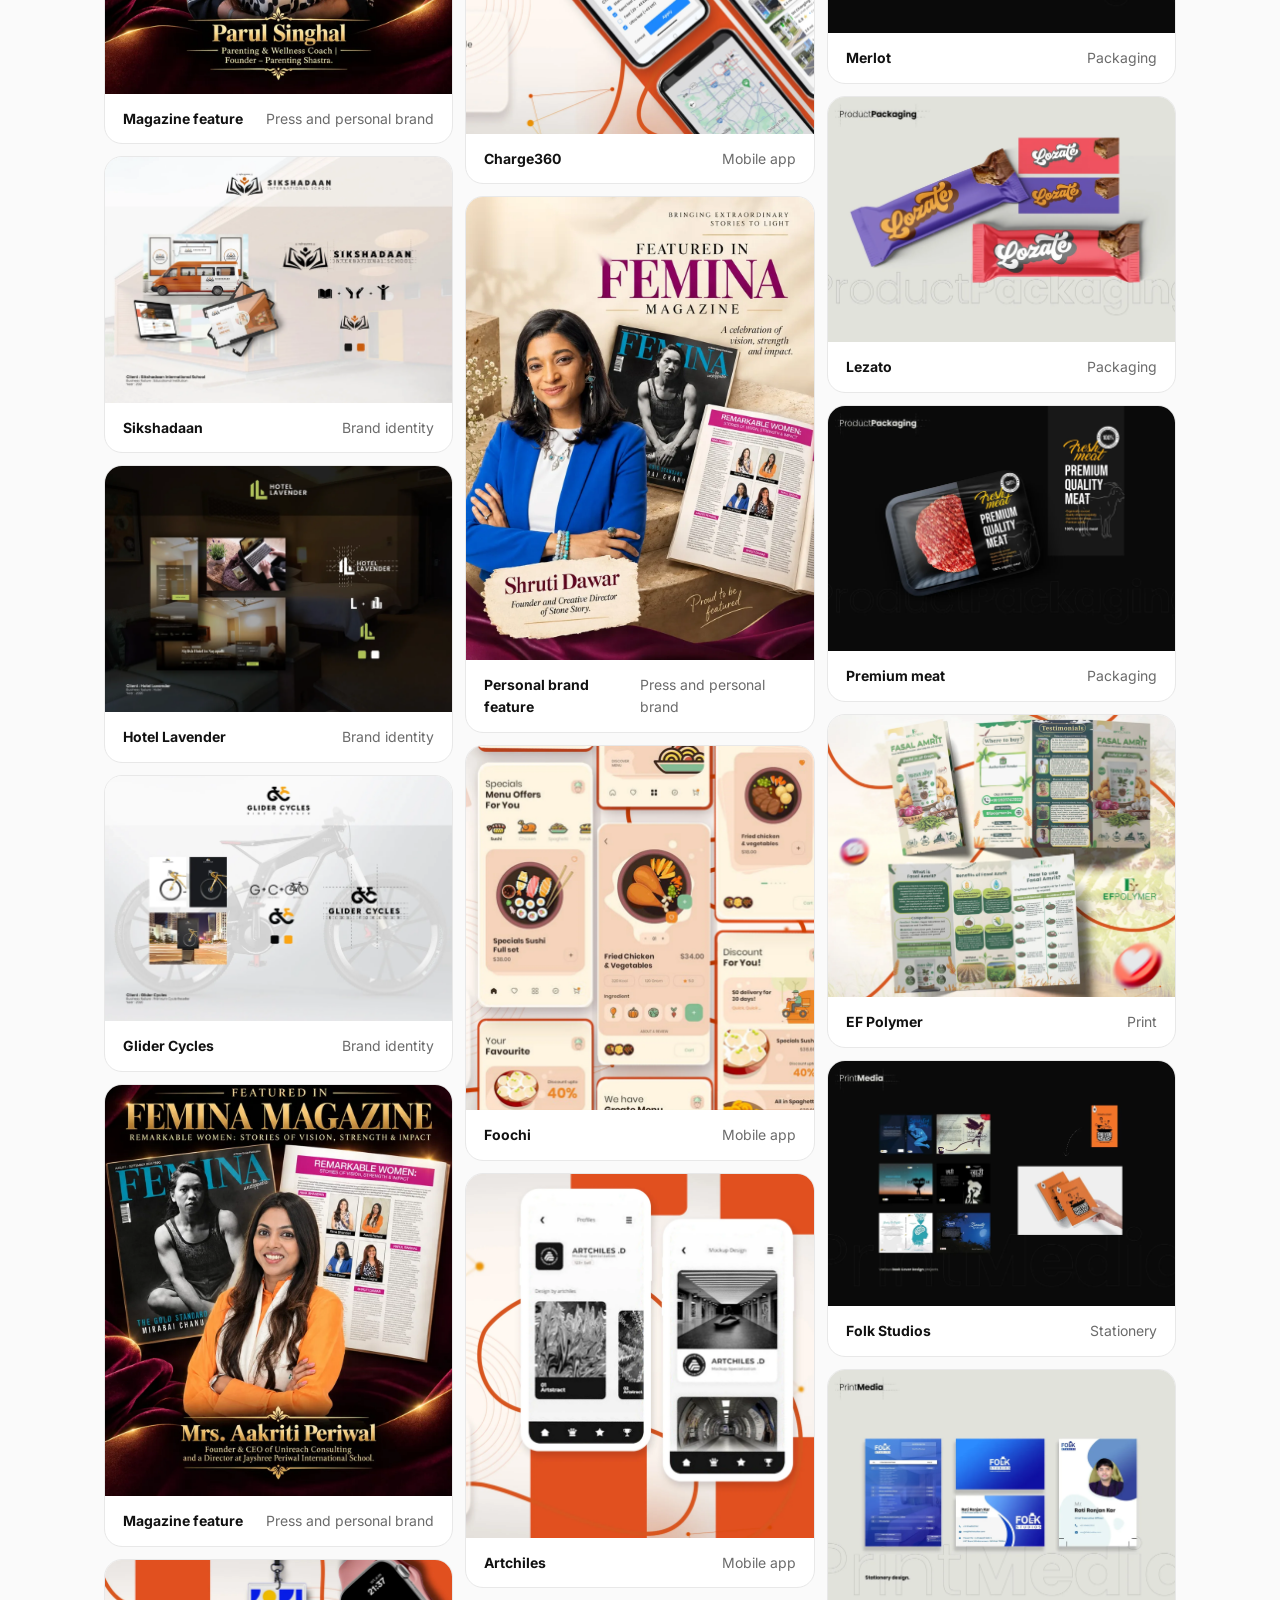
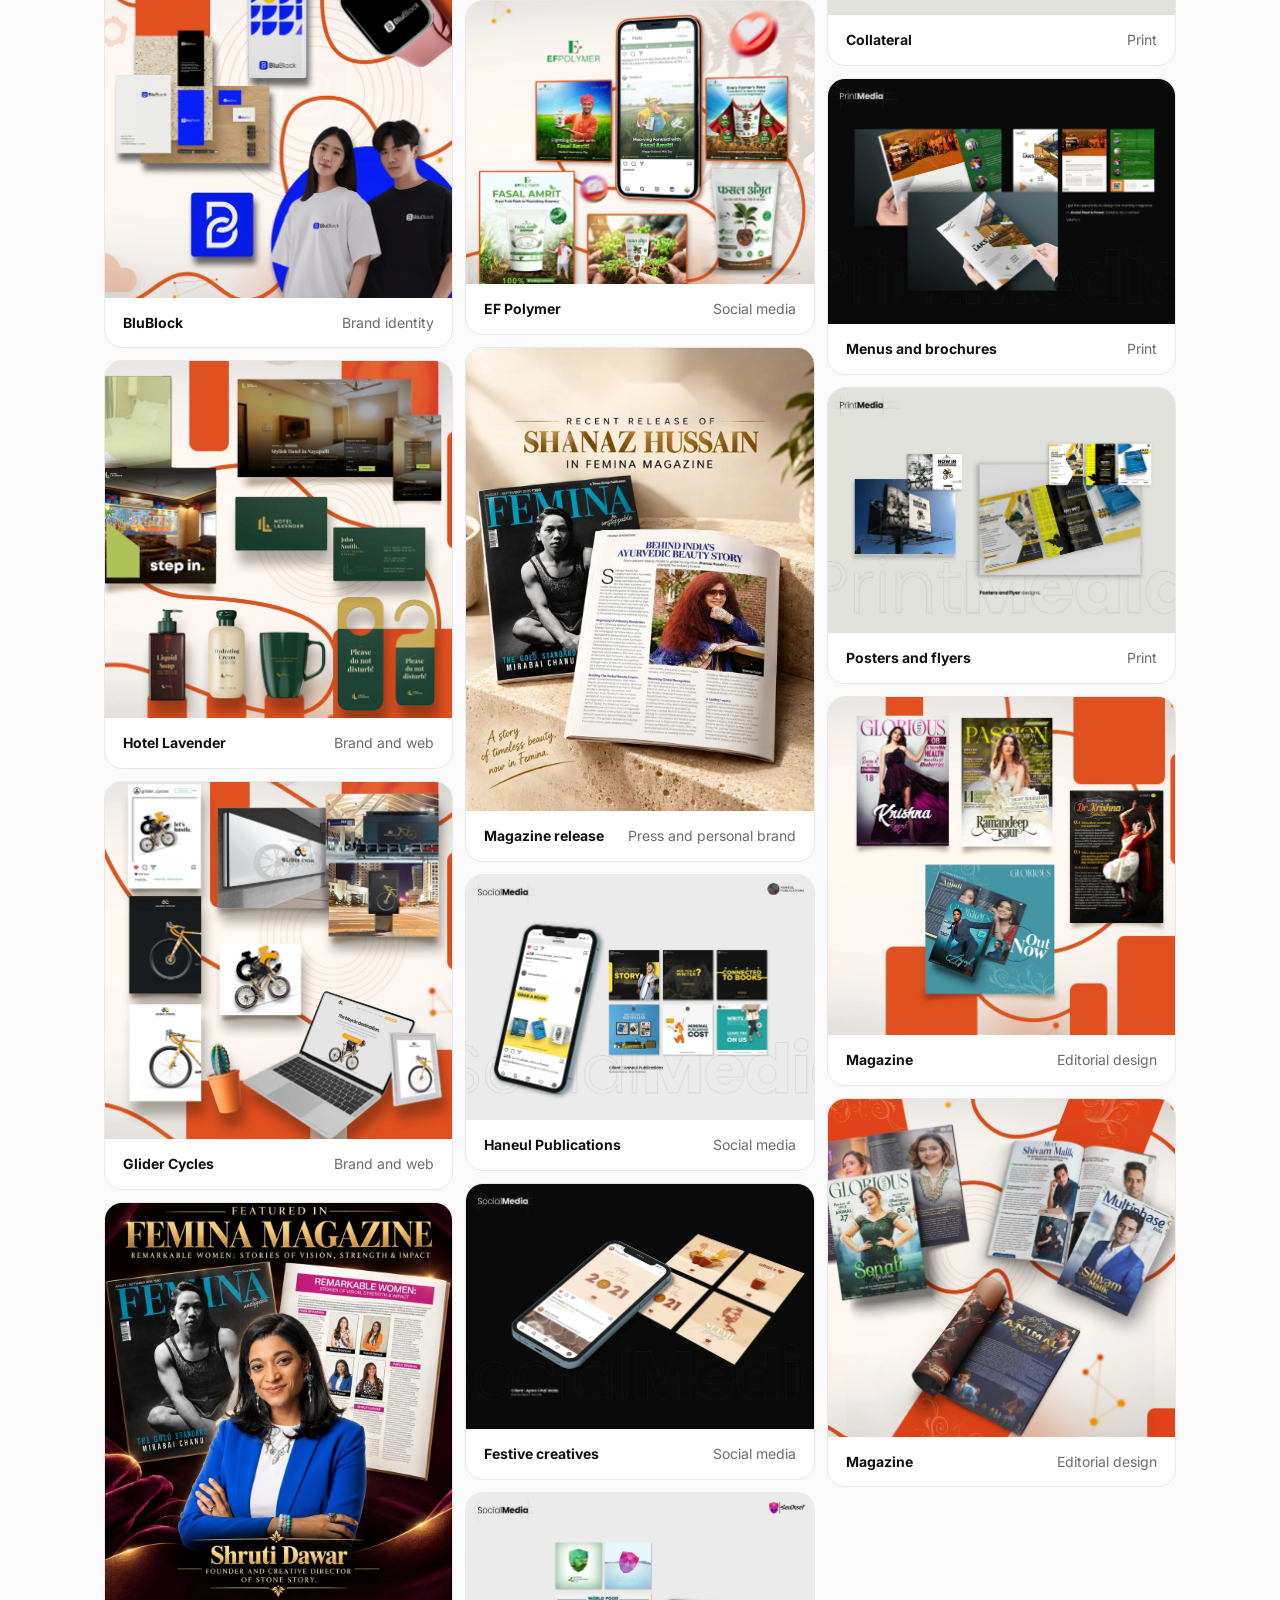
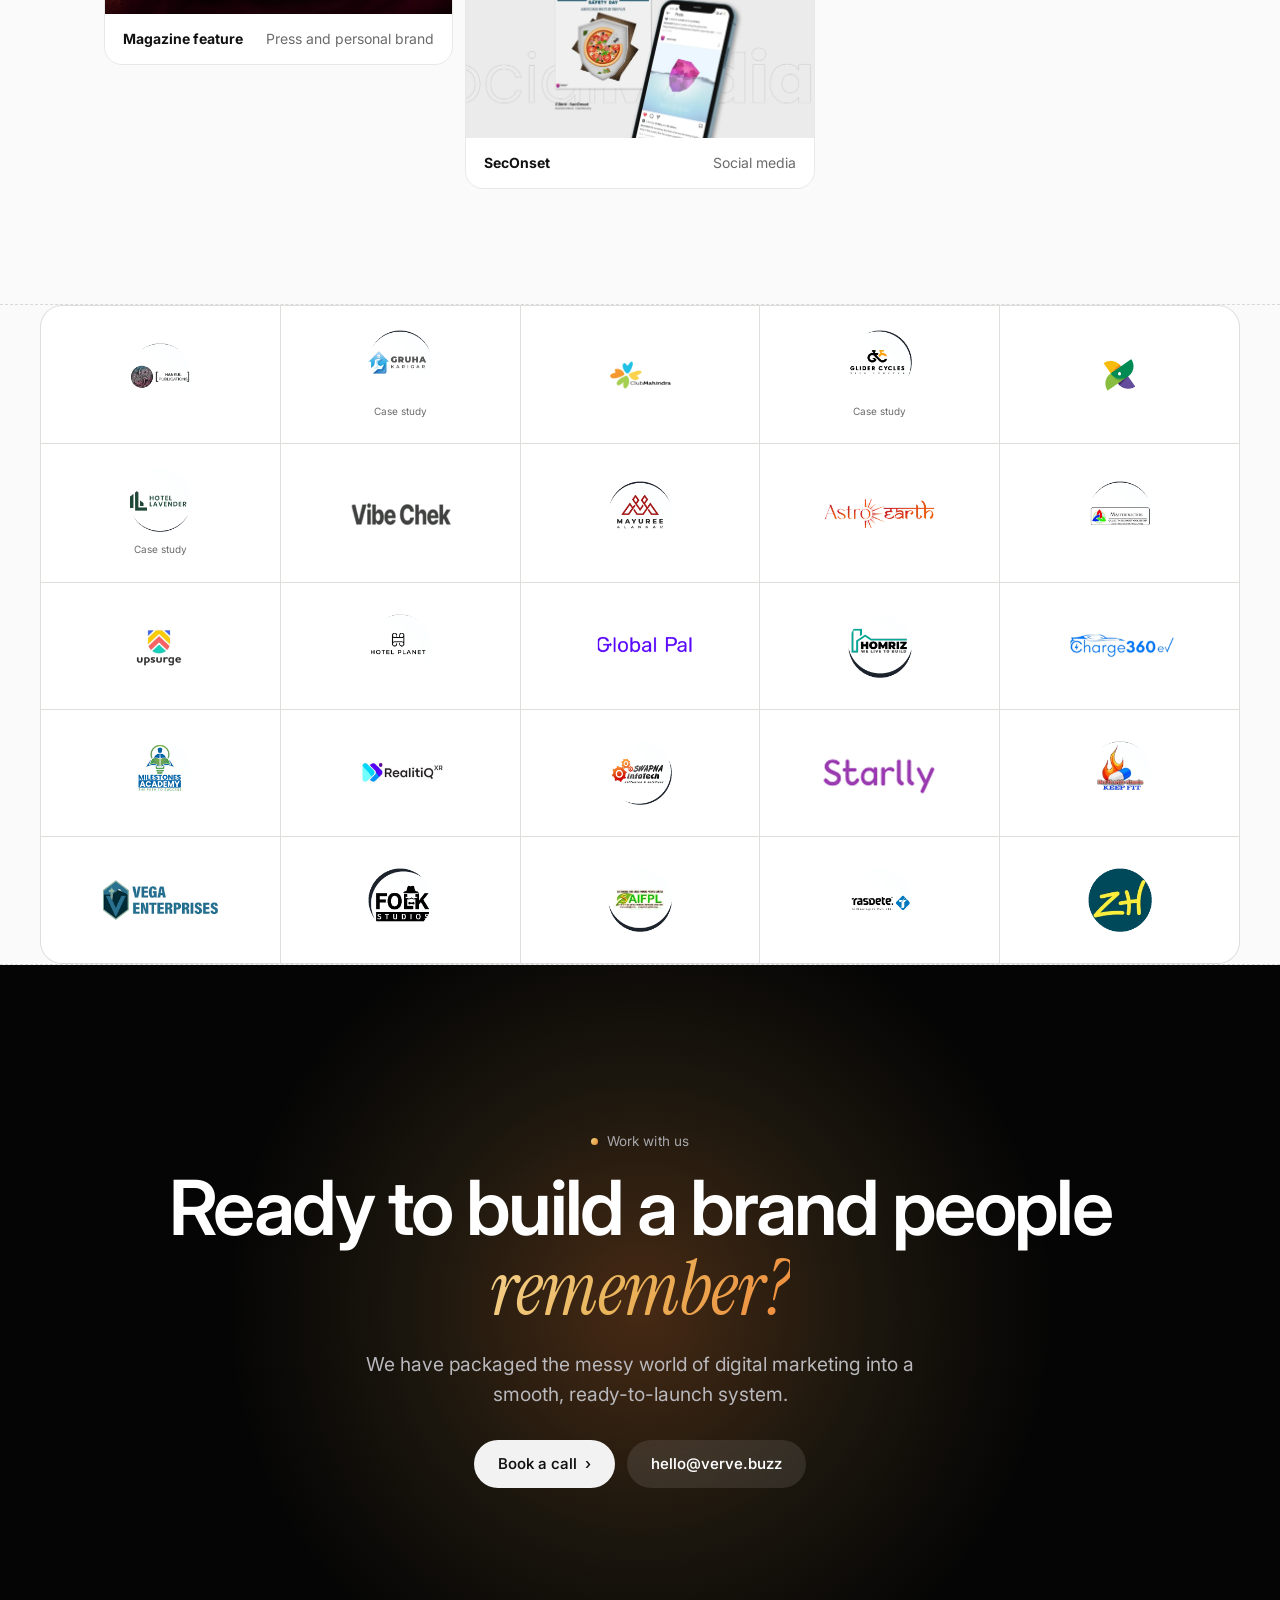
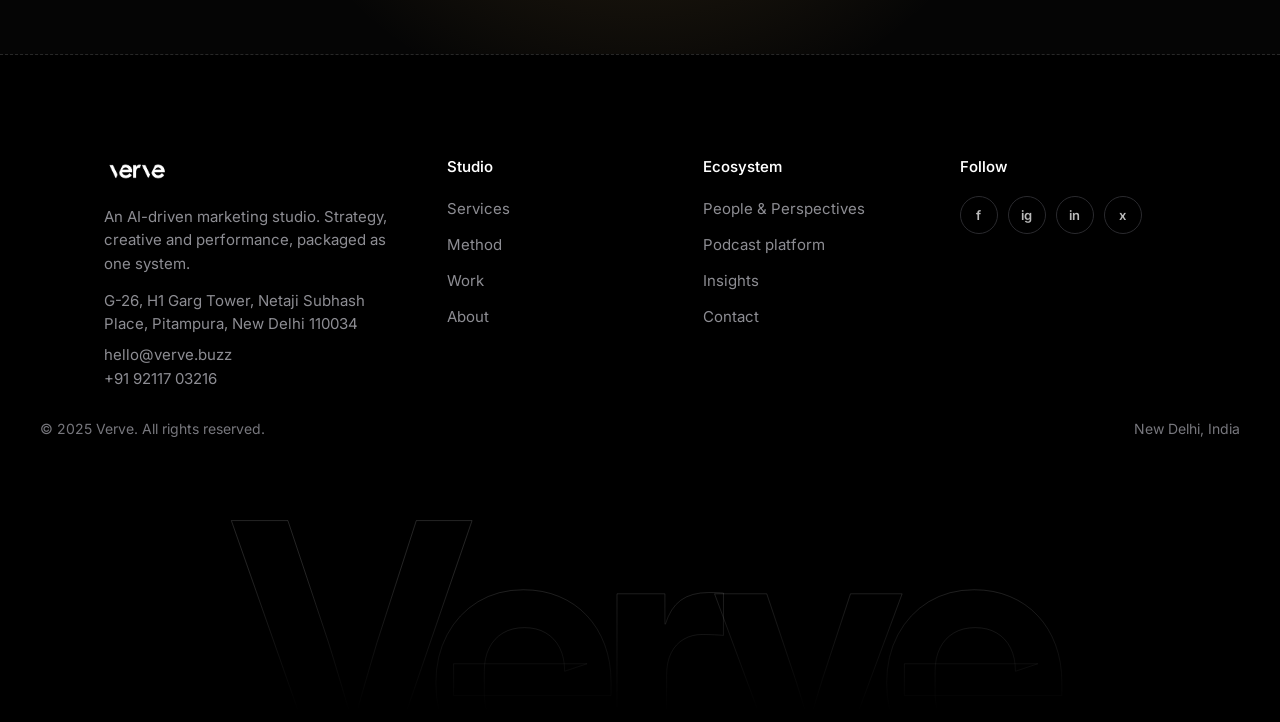
<file: work.html>
<!doctype html><html lang="en"><head><meta charset="utf-8"><meta name="viewport" content="width=device-width,initial-scale=1"><title>Work | Verve</title><meta name="description" content="Brand identities, websites, apps, social, packaging, print and press graphics from the Verve studio."><meta property="og:title" content="Work | Verve"><meta property="og:description" content="Brand identities, websites, apps, social, packaging, print and press graphics from the Verve studio."><meta property="og:image" content="/assets/v/work5.webp"><meta name="theme-color" content="#050505"><link rel="icon" href="/assets/v/favicon.png"><link rel="preconnect" href="https://fonts.googleapis.com"><link rel="preconnect" href="https://fonts.gstatic.com" crossorigin><link href="https://fonts.googleapis.com/css2?family=Inter:wght@400;450;500;550;600;700&family=Instrument+Serif:ital@1&display=swap" rel="stylesheet"><link rel="stylesheet" href="/css/style.css?v=11"></head><body><div class="rails"></div>
<header class="nav"><div class="pill"><a href="/"><img class="logo" src="/assets/v/verve-logo.png" alt="Verve"></a><ul><li><a href="/services.html">Services</a></li><li><a href="/system.html">Method</a></li><li><a href="/work.html" class="on">Work</a></li><li><a href="/about.html">Studio</a></li><li><a href="/podcast.html">Podcast Platform</a></li><li><a href="/contact.html">Contact</a></li></ul><a class="btn k sm" href="/contact.html">Book a call <i>&rsaquo;</i></a><button class="burger" aria-label="Menu">&#9776;</button></div></header><main><section class="ph"><div class="wrap"><div class="kick">Selected work</div><h1 class="rv">Brands, sites and campaigns <span class="ser gold">we have shipped.</span></h1><p class="lead rv">A look at identity, web, app, social, packaging, print and press work. Select any piece to view it larger.</p></div></section><section class="pad" style="padding-top:20px"><div class="wrap"><div class="filters"><button data-f="all" class=on>All</button><button data-f="brand">Brand identity</button><button data-f="web">Web</button><button data-f="app">Mobile apps</button><button data-f="social">Social</button><button data-f="press">Press and personal brand</button><button data-f="pack">Packaging</button><button data-f="print">Print</button></div><div class="mas"><figure data-c="pack"><img src="/assets/v/ef-packet.webp" alt="EF Polymer / Fasal Amrit" loading="lazy"><figcaption><b>EF Polymer / Fasal Amrit</b><span>Product packaging</span></figcaption></figure><figure data-c="pack"><img src="/assets/v/ef-pouch.webp" alt="Fasal Amrit" loading="lazy"><figcaption><b>Fasal Amrit</b><span>Product packaging</span></figcaption></figure><figure data-c="pack"><img src="/assets/v/ef-hindi.webp" alt="Fasal Amrit" loading="lazy"><figcaption><b>Fasal Amrit</b><span>Regional packaging</span></figcaption></figure><figure data-c="press"><img src="/assets/po/madhuri.webp" alt="Magazine feature" loading="lazy"><figcaption><b>Magazine feature</b><span>Press and personal brand</span></figcaption></figure><figure data-c="social"><img src="/assets/v/ef-poster.webp" alt="Fasal Amrit" loading="lazy"><figcaption><b>Fasal Amrit</b><span>Campaign poster</span></figcaption></figure><figure data-c="brand"><img src="/assets/v/bi-gruha.webp" alt="Gruha Karigar" loading="lazy"><figcaption><b>Gruha Karigar</b><span>Brand identity</span></figcaption></figure><figure data-c="brand"><img src="/assets/v/bi-hack.webp" alt="Hackinova" loading="lazy"><figcaption><b>Hackinova</b><span>Brand identity</span></figcaption></figure><figure data-c="press"><img src="/assets/po/parul.webp" alt="Magazine feature" loading="lazy"><figcaption><b>Magazine feature</b><span>Press and personal brand</span></figcaption></figure><figure data-c="brand"><img src="/assets/v/bi-siksha.webp" alt="Sikshadaan" loading="lazy"><figcaption><b>Sikshadaan</b><span>Brand identity</span></figcaption></figure><figure data-c="brand"><img src="/assets/v/bi-lavender.webp" alt="Hotel Lavender" loading="lazy"><figcaption><b>Hotel Lavender</b><span>Brand identity</span></figcaption></figure><figure data-c="brand"><img src="/assets/v/bi-glider.webp" alt="Glider Cycles" loading="lazy"><figcaption><b>Glider Cycles</b><span>Brand identity</span></figcaption></figure><figure data-c="press"><img src="/assets/po/aakriti.webp" alt="Magazine feature" loading="lazy"><figcaption><b>Magazine feature</b><span>Press and personal brand</span></figcaption></figure><figure data-c="brand"><img src="/assets/v/cs-22.webp" alt="BluBlock" loading="lazy"><figcaption><b>BluBlock</b><span>Brand identity</span></figcaption></figure><figure data-c="brand"><img src="/assets/v/cs-18.webp" alt="Hotel Lavender" loading="lazy"><figcaption><b>Hotel Lavender</b><span>Brand and web</span></figcaption></figure><figure data-c="brand"><img src="/assets/v/cs-17.webp" alt="Glider Cycles" loading="lazy"><figcaption><b>Glider Cycles</b><span>Brand and web</span></figcaption></figure><figure data-c="press"><img src="/assets/po/shruti1.webp" alt="Magazine feature" loading="lazy"><figcaption><b>Magazine feature</b><span>Press and personal brand</span></figcaption></figure><figure data-c="web"><img src="/assets/v/cs-05.webp" alt="RealitiQ XR" loading="lazy"><figcaption><b>RealitiQ XR</b><span>Web UI/UX</span></figcaption></figure><figure data-c="web"><img src="/assets/v/cs-06.webp" alt="AstroEarth" loading="lazy"><figcaption><b>AstroEarth</b><span>Web UI/UX</span></figcaption></figure><figure data-c="web"><img src="/assets/v/cs-02.webp" alt="EF Polymer" loading="lazy"><figcaption><b>EF Polymer</b><span>Website</span></figcaption></figure><figure data-c="press"><img src="/assets/po/rima.webp" alt="Magazine feature" loading="lazy"><figcaption><b>Magazine feature</b><span>Press and personal brand</span></figcaption></figure><figure data-c="web"><img src="/assets/v/cs-07.webp" alt="Tech services" loading="lazy"><figcaption><b>Tech services</b><span>Web design</span></figcaption></figure><figure data-c="web"><img src="/assets/v/cs-08.webp" alt="Education portal" loading="lazy"><figcaption><b>Education portal</b><span>Web design</span></figcaption></figure><figure data-c="web"><img src="/assets/v/s-glider.webp" alt="Glider Cycles" loading="lazy"><figcaption><b>Glider Cycles</b><span>Web design</span></figcaption></figure><figure data-c="press"><img src="/assets/po/zarine.webp" alt="Magazine feature" loading="lazy"><figcaption><b>Magazine feature</b><span>Press and personal brand</span></figcaption></figure><figure data-c="web"><img src="/assets/v/s-lavender.webp" alt="Hotel Lavender" loading="lazy"><figcaption><b>Hotel Lavender</b><span>Web design</span></figcaption></figure><figure data-c="web"><img src="/assets/v/s-gruha.webp" alt="Gruha Karigar" loading="lazy"><figcaption><b>Gruha Karigar</b><span>Web design</span></figcaption></figure><figure data-c="app"><img src="/assets/v/cs-09.webp" alt="Charge360" loading="lazy"><figcaption><b>Charge360</b><span>Mobile app</span></figcaption></figure><figure data-c="press"><img src="/assets/po/shruti2.webp" alt="Personal brand feature" loading="lazy"><figcaption><b>Personal brand feature</b><span>Press and personal brand</span></figcaption></figure><figure data-c="app"><img src="/assets/v/cs-10.webp" alt="Foochi" loading="lazy"><figcaption><b>Foochi</b><span>Mobile app</span></figcaption></figure><figure data-c="app"><img src="/assets/v/cs-11.webp" alt="Artchiles" loading="lazy"><figcaption><b>Artchiles</b><span>Mobile app</span></figcaption></figure><figure data-c="social"><img src="/assets/v/cs-00.webp" alt="EF Polymer" loading="lazy"><figcaption><b>EF Polymer</b><span>Social media</span></figcaption></figure><figure data-c="press"><img src="/assets/po/shanaz.webp" alt="Magazine release" loading="lazy"><figcaption><b>Magazine release</b><span>Press and personal brand</span></figcaption></figure><figure data-c="social"><img src="/assets/v/sm-1.webp" alt="Haneul Publications" loading="lazy"><figcaption><b>Haneul Publications</b><span>Social media</span></figcaption></figure><figure data-c="social"><img src="/assets/v/sm-2.webp" alt="Festive creatives" loading="lazy"><figcaption><b>Festive creatives</b><span>Social media</span></figcaption></figure><figure data-c="social"><img src="/assets/v/sm-3.webp" alt="SecOnset" loading="lazy"><figcaption><b>SecOnset</b><span>Social media</span></figcaption></figure><figure data-c="press"><img src="/assets/po/shalinee.webp" alt="Spotlight feature" loading="lazy"><figcaption><b>Spotlight feature</b><span>Press and personal brand</span></figcaption></figure><figure data-c="social"><img src="/assets/v/cs-12.webp" alt="Building products" loading="lazy"><figcaption><b>Building products</b><span>Social media</span></figcaption></figure><figure data-c="social"><img src="/assets/v/cs-13.webp" alt="Ethnic wear" loading="lazy"><figcaption><b>Ethnic wear</b><span>Social media</span></figcaption></figure><figure data-c="social"><img src="/assets/v/cs-14.webp" alt="Jewellery" loading="lazy"><figcaption><b>Jewellery</b><span>Social media</span></figcaption></figure><figure data-c="social"><img src="/assets/v/cs-15.webp" alt="Watches and optics" loading="lazy"><figcaption><b>Watches and optics</b><span>Social media</span></figcaption></figure><figure data-c="social"><img src="/assets/v/cs-16.webp" alt="E-mobility" loading="lazy"><figcaption><b>E-mobility</b><span>Social media</span></figcaption></figure><figure data-c="social"><img src="/assets/v/cs-19.webp" alt="Real estate" loading="lazy"><figcaption><b>Real estate</b><span>Social media</span></figcaption></figure><figure data-c="pack"><img src="/assets/v/cs-03.webp" alt="Jivik" loading="lazy"><figcaption><b>Jivik</b><span>Social and packaging</span></figcaption></figure><figure data-c="pack"><img src="/assets/v/cs-04.webp" alt="AqSorb and Oozier" loading="lazy"><figcaption><b>AqSorb and Oozier</b><span>Packaging</span></figcaption></figure><figure data-c="pack"><img src="/assets/v/pk-1.webp" alt="Merlot" loading="lazy"><figcaption><b>Merlot</b><span>Packaging</span></figcaption></figure><figure data-c="pack"><img src="/assets/v/pk-2.webp" alt="Lezato" loading="lazy"><figcaption><b>Lezato</b><span>Packaging</span></figcaption></figure><figure data-c="pack"><img src="/assets/v/pk-3.webp" alt="Premium meat" loading="lazy"><figcaption><b>Premium meat</b><span>Packaging</span></figcaption></figure><figure data-c="print"><img src="/assets/v/cs-01.webp" alt="EF Polymer" loading="lazy"><figcaption><b>EF Polymer</b><span>Print</span></figcaption></figure><figure data-c="print"><img src="/assets/v/pr-1.webp" alt="Folk Studios" loading="lazy"><figcaption><b>Folk Studios</b><span>Stationery</span></figcaption></figure><figure data-c="print"><img src="/assets/v/pr-2.webp" alt="Collateral" loading="lazy"><figcaption><b>Collateral</b><span>Print</span></figcaption></figure><figure data-c="print"><img src="/assets/v/pr-3.webp" alt="Menus and brochures" loading="lazy"><figcaption><b>Menus and brochures</b><span>Print</span></figcaption></figure><figure data-c="print"><img src="/assets/v/pr-4.webp" alt="Posters and flyers" loading="lazy"><figcaption><b>Posters and flyers</b><span>Print</span></figcaption></figure><figure data-c="print"><img src="/assets/v/cs-20.webp" alt="Magazine" loading="lazy"><figcaption><b>Magazine</b><span>Editorial design</span></figcaption></figure><figure data-c="print"><img src="/assets/v/cs-21.webp" alt="Magazine" loading="lazy"><figcaption><b>Magazine</b><span>Editorial design</span></figcaption></figure></div></div></section><section><div class="wrap" style="padding:0"><div class="lg"><div class="rv" data-d="0"><img class="" src="/assets/v/cl-haneul.png" alt="Haneul Publications" loading="lazy"></div><div class="rv" data-d="60"><img class="" src="/assets/v/cl-gruha.png" alt="Gruha Karigar" loading="lazy"><small>Case study</small></div><div class="rv" data-d="120"><img class="rc" src="/assets/v/logo-clubmahindra.png" alt="Club Mahindra" loading="lazy"></div><div class="rv" data-d="180"><img class="" src="/assets/v/cl-glider.png" alt="Glider Cycles" loading="lazy"><small>Case study</small></div><div class="rv" data-d="240"><img class="rc" src="/assets/v/logo-treebo.png" alt="Treebo" loading="lazy"></div><div class="rv" data-d="0"><img class="" src="/assets/v/cl-hotellavender.png" alt="Hotel Lavender" loading="lazy"><small>Case study</small></div><div class="rv" data-d="60"><img class="rc" src="/assets/v/logo-vibechek.png" alt="Vibe Chek" loading="lazy"></div><div class="rv" data-d="120"><img class="" src="/assets/v/cl-mayuree.png" alt="Mayuree Alankar" loading="lazy"></div><div class="rv" data-d="180"><img class="rc" src="/assets/v/logo-astroearth.png" alt="Astro Earth" loading="lazy"></div><div class="rv" data-d="240"><img class="" src="/assets/v/cl-masterdoctor.png" alt="Masterdoctor" loading="lazy"></div><div class="rv" data-d="0"><img class="rc" src="/assets/v/logo-upsurge.png" alt="Upsurge" loading="lazy"></div><div class="rv" data-d="60"><img class="" src="/assets/v/cl-hotelplanet.png" alt="Hotel Planet" loading="lazy"></div><div class="rv" data-d="120"><img class="rc" src="/assets/v/logo-globalpal.png" alt="Global Pal" loading="lazy"></div><div class="rv" data-d="180"><img class="" src="/assets/v/cl-homriz.png" alt="Homriz" loading="lazy"></div><div class="rv" data-d="240"><img class="rc" src="/assets/v/logo-charge360.png" alt="Charge360 EV" loading="lazy"></div><div class="rv" data-d="0"><img class="" src="/assets/v/cl-milestones.png" alt="Milestones Academy" loading="lazy"></div><div class="rv" data-d="60"><img class="rc" src="/assets/v/logo-realitiq.png" alt="RealitiQ XR" loading="lazy"></div><div class="rv" data-d="120"><img class="" src="/assets/v/cl-swapna.png" alt="Swapna Infotech" loading="lazy"></div><div class="rv" data-d="180"><img class="rc" src="/assets/v/logo-starlly.png" alt="Starlly" loading="lazy"></div><div class="rv" data-d="240"><img class="" src="/assets/v/cl-keepfit.png" alt="Keep Fit" loading="lazy"></div><div class="rv" data-d="0"><img class="rc" src="/assets/v/logo-vega.png" alt="Vega Enterprises" loading="lazy"></div><div class="rv" data-d="60"><img class="" src="/assets/v/cl-folk.png" alt="Folk Studios" loading="lazy"></div><div class="rv" data-d="120"><img class="" src="/assets/v/cl-saifpl.png" alt="SAIFPL" loading="lazy"></div><div class="rv" data-d="180"><img class="" src="/assets/v/cl-tasdete.png" alt="Tasdete" loading="lazy"></div><div class="rv" data-d="240"><img class="" src="/assets/v/cl-zaruri.png" alt="Zaruri Hai" loading="lazy"></div></div></div></section><section class="cta2 dark"><div class="orb"></div><div class="wrap in"><div class="kick" style="justify-content:center">Work with us</div><h2 class="rv">Ready to build a brand people <span class="ser gold">remember?</span></h2><p class="lead rv" style="margin:0 auto">We have packaged the messy world of digital marketing into a smooth, ready-to-launch system.</p><div class="cta"><a class="btn w" href="/contact.html">Book a call <i>&rsaquo;</i></a><a class="btn g" href="mailto:hello@verve.buzz">hello@verve.buzz</a></div></div></section></main><footer><div class="wrap"><div class="fg"><div><img src="/assets/v/verve-logo.png" alt="Verve" style="height:30px;margin-bottom:20px"><p style="max-width:330px">An AI-driven marketing studio. Strategy, creative and performance, packaged as one system.</p><p style="margin-top:14px">G-26, H1 Garg Tower, Netaji Subhash Place, Pitampura, New Delhi 110034</p><p style="margin-top:8px"><a href="mailto:hello@verve.buzz">hello@verve.buzz</a><br><a href="tel:+919211703216">+91 92117 03216</a></p></div>
<div><h4>Studio</h4><ul><li><a href="/services.html">Services</a></li><li><a href="/system.html">Method</a></li><li><a href="/work.html">Work</a></li><li><a href="/about.html">About</a></li></ul></div>
<div><h4>Ecosystem</h4><ul><li><a href="https://people-and-perspectives-site.pages.dev" rel="noopener">People &amp; Perspectives</a></li><li><a href="/podcast.html">Podcast platform</a></li><li><a href="https://verve.buzz/blog/" rel="noopener">Insights</a></li><li><a href="/contact.html">Contact</a></li></ul></div>
<div><h4>Follow</h4><div class="soc"><a href="https://www.facebook.com/profile.php?id=61567252204766" aria-label="Facebook" rel="noopener">f</a><a href="https://www.instagram.com/theverve360" aria-label="Instagram" rel="noopener">ig</a><a href="https://www.linkedin.com/company/theverve360" aria-label="LinkedIn" rel="noopener">in</a><a href="https://x.com/verve360" aria-label="X" rel="noopener">x</a></div></div></div>
</div><div class="wrap fb"><span>&copy; 2025 Verve. All rights reserved.</span><span>New Delhi, India</span></div><div class="mark" aria-hidden="true">Verve</div></footer>
<div class="lb"><button aria-label="Close">&times;</button><img alt=""></div><script src="/js/main.js?v=11" defer></script></body></html>
</file>
<file: css/style.css>
:root{--ink:#050505;--ink2:#0d0d0f;--paper:#fafafa;--card:#f1f1f0;--txt:#111;--mut:#6b6b6b;--lt:#a8a8ad;--gold:#e9b45a;--amber:#f08a3c;--grad:linear-gradient(120deg,#f6d28e,#e9b45a 45%,#f08a3c);--r:24px;--w:1200px;--f:'Inter',system-ui,sans-serif;--s:'Instrument Serif',Georgia,serif}
*{box-sizing:border-box;margin:0;padding:0}html{scroll-behavior:smooth}
body{font-family:var(--f);background:var(--paper);color:var(--txt);line-height:1.55;-webkit-font-smoothing:antialiased;overflow-x:hidden;font-size:16px}
img,video{display:block;max-width:100%}a{color:inherit;text-decoration:none}ul{list-style:none}
.rails{position:fixed;inset:0 max(14px,calc((100vw - var(--w))/2)) 0;border-inline:1px dashed rgba(128,128,128,.3);pointer-events:none;z-index:60}
.wrap{max-width:var(--w);margin:0 auto;padding:0 clamp(22px,5vw,64px)}
section{position:relative;border-bottom:1px dashed rgba(128,128,128,.28)}
.dark{background:var(--ink);color:#fff}.dark .mut{color:var(--lt)}
.pad{padding:clamp(70px,9vw,130px) 0}
h1,h2,h3{letter-spacing:-.035em;line-height:1.04;font-weight:600}
h1{font-size:clamp(40px,6.2vw,76px)}h2{font-size:clamp(32px,4.4vw,54px)}h3{font-size:22px;letter-spacing:-.02em}
.ser{font-family:var(--s);font-style:italic;font-weight:400;letter-spacing:-.01em}
.gold{background:var(--grad);-webkit-background-clip:text;background-clip:text;color:transparent}
.kick{font-size:13.5px;color:var(--mut);letter-spacing:.01em;margin-bottom:16px;display:flex;align-items:center;gap:9px}
.kick:before{content:"";width:7px;height:7px;border-radius:50%;background:var(--grad)}
.dark .kick{color:var(--lt)}
.lead{font-size:clamp(17px,1.5vw,20px);color:var(--mut);max-width:620px}.dark .lead{color:#b8b8bd}
.ctr{text-align:center}.ctr .lead,.ctr h2{margin-inline:auto}
/* buttons */
.btn{display:inline-flex;align-items:center;gap:8px;height:48px;padding:0 24px;border-radius:99px;font-weight:550;font-size:15px;border:0;cursor:pointer;transition:transform .25s,background .25s,box-shadow .25s;font-family:inherit}
.btn.w{background:#f2f2f2;color:#111}.btn.w:hover{background:#fff;transform:translateY(-2px);box-shadow:0 10px 30px rgba(255,255,255,.12)}
.btn.k{background:#111;color:#fff}.btn.k:hover{background:#000;transform:translateY(-2px);box-shadow:0 10px 30px rgba(0,0,0,.2)}
.btn.g{background:rgba(255,255,255,.1);color:#fff;backdrop-filter:blur(8px)}.btn.g:hover{background:rgba(255,255,255,.18)}
.btn.l{background:#ececec;color:#111}.btn.l:hover{background:#e2e2e2}
.btn.sm{height:40px;padding:0 18px;font-size:14px}
.btn i{font-style:normal;transition:transform .25s}.btn:hover i{transform:translateX(3px)}
/* nav */
.nav{position:fixed;top:18px;left:0;right:0;z-index:80;display:flex;justify-content:center;pointer-events:none}
.nav .pill{pointer-events:auto;display:flex;align-items:center;gap:clamp(14px,3vw,38px);background:rgba(255,255,255,.93);backdrop-filter:blur(14px);border-radius:99px;padding:8px 8px 8px 22px;box-shadow:0 8px 40px rgba(0,0,0,.18);color:#111;transition:transform .4s}
.nav .logo{height:25px;width:auto;filter:invert(1)}
.nav ul{display:flex;gap:clamp(14px,2vw,28px)}.nav ul a{font-size:14.5px;font-weight:500;opacity:.78;transition:opacity .2s}.nav ul a:hover,.nav ul a.on{opacity:1}
.nav .burger{display:none;background:#111;color:#fff;border:0;width:40px;height:40px;border-radius:50%;font-size:17px;cursor:pointer}
.nav.hide .pill{transform:translateY(-90px)}
@media(max-width:900px){.nav ul{display:none}.nav .burger{display:block}.nav .pill{width:calc(100% - 32px);justify-content:space-between;padding-right:8px}.nav .btn{display:none}
.nav.open ul{display:flex;position:absolute;top:62px;left:16px;right:16px;flex-direction:column;background:#fff;border-radius:22px;padding:20px 24px;gap:16px;box-shadow:0 20px 50px rgba(0,0,0,.25);pointer-events:auto}.nav.open ul a{font-size:17px;opacity:1}}
/* hero */
.hero{min-height:0;display:flex;flex-direction:column;justify-content:flex-start;padding-top:clamp(130px,17vh,180px);overflow:hidden;background:#000}
.hero canvas{position:absolute;inset:0;width:100%;height:100%}
.hero:after{content:"";position:absolute;inset:0;background:radial-gradient(ellipse at 50% 35%,rgba(0,0,0,.55),transparent 55%),linear-gradient(180deg,transparent 60%,#000);pointer-events:none}
.hero .in{position:relative;z-index:2;text-align:center}
.hero h1{max-width:900px;margin:0 auto 22px}.hero .lead{margin:0 auto 34px;color:#cfcfd4}
.hero .cta{display:flex;gap:12px;justify-content:center;flex-wrap:wrap}
.fan{--w:clamp(130px,17vw,230px);position:relative;z-index:2;display:flex;justify-content:center;margin-top:clamp(40px,5vw,70px);height:clamp(190px,21vw,270px)}
.fan figure{position:absolute;bottom:calc(-1 * clamp(40px,6vw,90px));width:var(--w);aspect-ratio:3/4;border-radius:18px;overflow:hidden;box-shadow:0 30px 70px rgba(0,0,0,.6);border:1px solid rgba(255,255,255,.14);transform-origin:50% 120%;opacity:1;animation:fanin .9s cubic-bezier(.2,.8,.2,1) both}
@keyframes fanin{from{opacity:0;transform:rotate(calc(var(--k)*7deg)) translateY(30px)}to{opacity:1;transform:rotate(calc(var(--k)*7deg))}}
.fan figure img{width:100%;height:100%;object-fit:cover}

.fan figure{left:calc(50% - var(--w)/2 + var(--k)*var(--w)*.72);transform:rotate(calc(var(--k)*7deg))}
.fan figure:nth-child(1){--k:-2}.fan figure:nth-child(2){--k:-1}.fan figure:nth-child(3){--k:0;z-index:3}.fan figure:nth-child(4){--k:1}.fan figure:nth-child(5){--k:2}
@media(max-width:700px){.fan figure:nth-child(1),.fan figure:nth-child(5){display:none}.fan{--w:150px}}
/* marquee */
.marq{overflow:hidden;mask-image:linear-gradient(90deg,transparent,#000 10%,#000 90%,transparent)}
.marq .t{display:flex;gap:clamp(40px,6vw,80px);width:max-content;animation:mq 50s linear infinite;align-items:center}
.marq.rev .t{animation-direction:reverse}.marq:hover .t{animation-play-state:paused}
@keyframes mq{to{transform:translateX(-50%)}}
.strip{background:#fafafa;padding:30px 0;border-bottom:1px dashed rgba(128,128,128,.3)}
.strip img{height:30px;width:auto;max-width:130px;object-fit:contain;filter:grayscale(1);opacity:.7}
.strip .t{gap:70px}
/* logo grid */
.lg{display:grid;grid-template-columns:repeat(5,1fr);border-top:1px dashed rgba(128,128,128,.3)}
.lg>div{aspect-ratio:2/1;display:flex;flex-direction:column;align-items:center;justify-content:center;gap:10px;border-right:1px dashed rgba(128,128,128,.3);border-bottom:1px dashed rgba(128,128,128,.3);position:relative;transition:background .3s}
.lg>div:nth-child(5n){border-right:0}.lg>div:hover{background:#fff}
.lg img{width:64px;height:64px;border-radius:50%;object-fit:cover;filter:grayscale(1);opacity:.75;transition:.4s}.lg>div:hover img{filter:none;opacity:1;transform:scale(1.06)}
.lg small{position:absolute;bottom:12px;font-size:11.5px;color:var(--mut)}
@media(max-width:800px){.lg{grid-template-columns:repeat(3,1fr)}.lg>div:nth-child(5n){border-right:1px dashed rgba(128,128,128,.3)}.lg>div:nth-child(3n){border-right:0}.lg>div{aspect-ratio:1.3}}
/* feature cards */
.fgrid{display:grid;grid-template-columns:1fr 1fr;gap:10px;margin-top:56px}
.fc{position:relative;border-radius:26px;background:#07070a;color:#fff;overflow:hidden;min-height:560px;display:flex;flex-direction:column;justify-content:flex-end;padding:34px}
.fc.wide{grid-column:1/-1;min-height:620px}
.fc .bg{position:absolute;inset:0;z-index:0}
.fc .bg:after{content:"";position:absolute;inset:0;background:linear-gradient(180deg,rgba(0,0,0,.05),rgba(0,0,0,.2) 45%,rgba(0,0,0,.88))}
.fc>*{position:relative;z-index:1}
.fc h3{font-size:28px;margin-bottom:8px}.fc p{color:#c3c3c8;max-width:430px;font-size:15.5px}
.fc .row{display:flex;justify-content:space-between;align-items:flex-end;gap:20px;flex-wrap:wrap}
.fc .glow{position:absolute;inset:0;background:radial-gradient(60% 70% at 85% 10%,rgba(240,138,60,.35),transparent 60%),radial-gradient(50% 60% at 10% 90%,rgba(233,180,90,.18),transparent 60%)}
.collage{position:absolute;inset:34px 34px 150px;display:grid;gap:12px}
.collage img{width:100%;height:100%;object-fit:cover;border-radius:16px;border:1px solid rgba(255,255,255,.1)}
.c3{grid-template-columns:1.3fr 1fr 1fr}.c3 img:first-child{grid-row:span 2}.c3{grid-template-rows:1fr 1fr}
.c2{grid-template-columns:1fr 1fr}
.wid{position:absolute;z-index:2;background:rgba(18,18,22,.72);backdrop-filter:blur(16px);border:1px solid rgba(255,255,255,.12);border-radius:16px;padding:16px 18px;font-size:13px;color:#d6d6da;min-width:180px}
.wid b{display:block;font-size:22px;color:#fff;letter-spacing:-.02em;margin-top:2px}
.term{position:absolute;left:34px;right:34px;top:34px;background:rgba(10,10,14,.78);backdrop-filter:blur(12px);border:1px solid rgba(255,255,255,.12);border-radius:16px;padding:22px 24px;font:13.5px/1.75 ui-monospace,Menlo,monospace;color:#c9c9ce;min-height:210px}
.term .k{color:var(--gold)}.term .gr{color:#7bd88f}.term .cur{display:inline-block;width:8px;height:15px;background:#fff;vertical-align:-2px;animation:bl 1s steps(1) infinite}@keyframes bl{50%{opacity:0}}
@media(max-width:860px){.fgrid{grid-template-columns:1fr}.fc{min-height:520px;padding:26px}.collage{inset:26px 26px 190px}}
/* numbers */
.nums{position:relative;overflow:hidden}
.nums .horizon{position:absolute;left:50%;bottom:-62%;width:150%;aspect-ratio:1;transform:translateX(-50%);border-radius:50%;background:radial-gradient(circle at 50% 0,#0b0b10 0,#000 60%);box-shadow:0 -2px 90px 8px rgba(240,160,70,.35),inset 0 2px 30px rgba(246,210,142,.55);pointer-events:none}
.nums .grid3{display:grid;grid-template-columns:repeat(3,1fr);margin-top:70px;position:relative;z-index:2;padding-bottom:clamp(120px,16vw,220px)}
.nums .grid3>div{text-align:center;padding:10px 24px;border-right:1px dashed rgba(255,255,255,.2)}.nums .grid3>div:last-child{border:0}
.nums b{display:block;font-size:clamp(40px,5.5vw,68px);font-weight:600;letter-spacing:-.04em}.nums span{color:var(--lt);font-size:15px}
@media(max-width:700px){.nums .grid3{grid-template-columns:1fr;gap:30px}.nums .grid3>div{border:0}}
/* case */
.case{display:grid;grid-template-columns:1fr 1.1fr;gap:clamp(30px,6vw,80px);align-items:center;padding:clamp(40px,6vw,80px) 0}
.case.flip .txt{order:2}
.case .badge{color:#1d6fe0;font-size:14px;font-weight:550;margin-bottom:14px;display:flex;align-items:center;gap:8px}
.case h3{font-size:clamp(26px,3vw,36px);margin-bottom:16px;font-weight:550}
.case p{color:var(--mut);margin-bottom:24px;max-width:500px}
.tbl{display:grid;grid-template-columns:1fr 1fr;border:1px solid #e3e3e3;border-radius:14px;margin-top:26px;background:#fcfcfc;overflow:hidden}
.tbl div{padding:16px 18px;border-right:1px solid #e3e3e3;border-bottom:1px solid #e3e3e3}.tbl div:nth-child(2n){border-right:0}.tbl div:nth-last-child(-n+2){border-bottom:0}
.tbl small{display:block;color:var(--mut);font-size:13px}.tbl b{font-weight:600;font-size:16px}
.stage{background:#efefee;border-radius:28px;padding:clamp(20px,3vw,40px);position:relative;overflow:hidden;aspect-ratio:1.06}
.stage img{width:100%;height:100%;object-fit:cover;border-radius:16px;box-shadow:0 30px 60px rgba(0,0,0,.14)}
.stage.dk{background:#0c0c0f}
.stage .cap{position:absolute;left:28px;right:28px;bottom:16px;display:flex;justify-content:space-between;font-size:12.5px;color:var(--mut)}
.sep{border-top:1px dashed rgba(128,128,128,.3)}
@media(max-width:860px){.case{grid-template-columns:1fr}.case.flip .txt{order:0}}
/* posters */
.posters{padding:clamp(70px,8vw,110px) 0;overflow:hidden}
.posters .row{display:flex;gap:18px;width:max-content;animation:mq 70s linear infinite;margin-bottom:18px}
.posters .row.r2{animation-direction:reverse;animation-duration:85s}
.posters .row:hover{animation-play-state:paused}
.posters .row figure{width:clamp(190px,19vw,260px);border-radius:16px;overflow:hidden;flex:none;background:#111}
.posters img{width:100%;height:auto;transition:transform .5s}
.posters figure:hover img{transform:scale(1.04)}
.posters .wmask{mask-image:linear-gradient(90deg,transparent,#000 8%,#000 92%,transparent);overflow:hidden}
/* podcast block */
.pod{display:grid;grid-template-columns:1fr 1fr;gap:clamp(30px,6vw,90px);align-items:center}
.pod h2{margin-bottom:18px}
.phone{position:relative;max-width:330px;margin:auto;border-radius:38px;padding:9px;background:#161618;box-shadow:0 40px 80px rgba(0,0,0,.35),inset 0 0 0 1px #333}
.phone video{border-radius:30px;width:100%;aspect-ratio:9/16;object-fit:cover;background:#000}
.phone .badge2{position:absolute;left:-26px;bottom:60px;background:#fff;color:#111;border-radius:14px;padding:12px 16px;font-size:13px;box-shadow:0 14px 40px rgba(0,0,0,.2)}
.phone .badge2 b{display:block;font-size:15px}
.guests{display:flex;margin-top:30px}.guests img{width:54px;height:54px;border-radius:50%;object-fit:cover;border:3px solid var(--paper);margin-left:-12px;transition:transform .3s}.guests img:first-child{margin-left:0}.guests img:hover{transform:translateY(-4px)}
@media(max-width:860px){.pod{grid-template-columns:1fr}.phone .badge2{left:8px}}
/* testimonials */
.tg{display:grid;grid-template-columns:repeat(2,1fr);gap:12px;margin-top:50px}
.tc{background:#fff;border:1px solid #e8e8e8;border-radius:22px;padding:32px}
.tc q{display:block;font-size:18px;line-height:1.55;letter-spacing:-.01em;quotes:none;margin-bottom:26px;font-weight:450}
.tc .who{display:flex;align-items:center;gap:14px}.tc img{width:48px;height:48px;border-radius:50%;object-fit:cover}.tc b{display:block;font-size:15px}.tc span{font-size:13.5px;color:var(--mut)}
@media(max-width:800px){.tg{grid-template-columns:1fr}}
/* manifesto story */
.story{padding:clamp(90px,12vw,170px) 0}
.story p.big{font-size:clamp(26px,3.7vw,46px);line-height:1.22;letter-spacing:-.03em;font-weight:560;max-width:1000px}
.story .w{opacity:.2;transition:opacity .35s}.story .w.on{opacity:1}
.mlist{display:grid;grid-template-columns:repeat(2,1fr);border-top:1px dashed rgba(255,255,255,.2);margin-top:70px}
.mlist div{padding:30px 28px 30px 0;border-bottom:1px dashed rgba(255,255,255,.2)}.mlist div:nth-child(2n){padding-left:28px;border-left:1px dashed rgba(255,255,255,.2)}
.mlist b{display:block;font-size:19px;font-weight:550;margin-bottom:6px;letter-spacing:-.02em}.mlist span{color:var(--lt);font-size:15px}
@media(max-width:700px){.mlist{grid-template-columns:1fr}.mlist div:nth-child(2n){padding-left:0;border-left:0}}
/* faq */
.faq details{border-bottom:1px solid #e3e3e3;padding:24px 0}.faq summary{font-size:19px;font-weight:550;letter-spacing:-.015em;cursor:pointer;list-style:none;display:flex;justify-content:space-between;gap:20px}
.faq summary::-webkit-details-marker{display:none}.faq summary:after{content:"+";font-size:26px;line-height:1;color:var(--mut);transition:transform .3s}.faq details[open] summary:after{transform:rotate(45deg)}
.faq p{color:var(--mut);margin-top:14px;max-width:760px}
/* cta */
.cta2{position:relative;overflow:hidden;text-align:center;padding:clamp(100px,13vw,190px) 0}
.cta2 .orb{position:absolute;left:50%;top:50%;width:min(900px,120vw);aspect-ratio:1;transform:translate(-50%,-50%);background:radial-gradient(circle,rgba(240,138,60,.28),rgba(233,180,90,.1) 35%,transparent 65%);animation:pulse 8s ease-in-out infinite}
@keyframes pulse{50%{transform:translate(-50%,-50%) scale(1.12);opacity:.8}}
.cta2 .in{position:relative}.cta2 h2{font-size:clamp(38px,6vw,76px);margin-bottom:22px}.cta2 .cta{display:flex;gap:12px;justify-content:center;flex-wrap:wrap;margin-top:30px}
/* footer */
footer{background:#000;color:#fff;padding:clamp(70px,8vw,100px) 0 0;position:relative;overflow:hidden}
.fg{display:grid;grid-template-columns:1.4fr 1fr 1fr 1fr;gap:40px}
footer h4{font-weight:550;font-size:15px;margin-bottom:18px}footer li{margin-bottom:11px}footer li a,footer p,footer address{color:#8d8d93;font-size:15px;font-style:normal;transition:color .2s}footer li a:hover{color:#fff}
.certs{display:flex;gap:14px;flex-wrap:wrap;margin-top:30px;align-items:center}.certs img{height:44px;width:auto;border-radius:6px;background:#fff;padding:3px;opacity:.85}
.fb{display:flex;justify-content:space-between;align-items:center;padding:28px 0;color:#77777d;font-size:14px;position:relative;z-index:2;flex-wrap:wrap;gap:16px}
.soc{display:flex;gap:10px}.soc a{width:38px;height:38px;border-radius:50%;border:1px solid #2a2a2e;display:grid;place-items:center;font-size:13px;font-weight:600;color:#bbb;transition:.25s}.soc a:hover{background:#fff;color:#000}
.mark{font-size:clamp(120px,27vw,360px);font-weight:700;letter-spacing:-.06em;line-height:.8;text-align:center;color:transparent;-webkit-text-stroke:1px rgba(255,255,255,.14);margin-top:40px;mask-image:linear-gradient(180deg,#000 30%,transparent 95%);user-select:none;height:.62em;overflow:hidden}
@media(max-width:800px){.fg{grid-template-columns:1fr 1fr}.fg>div:first-child{grid-column:1/-1}}
/* inner heroes */
.ph{background:#000;color:#fff;padding:clamp(150px,18vw,230px) 0 clamp(60px,8vw,100px);position:relative;overflow:hidden}
.ph:before{content:"";position:absolute;right:-10%;top:-30%;width:70%;aspect-ratio:1;background:radial-gradient(circle,rgba(240,138,60,.28),transparent 60%)}
.ph .wrap{position:relative}.ph h1{max-width:900px;margin-bottom:22px}
/* grids */
.g3{display:grid;grid-template-columns:repeat(3,1fr);gap:10px;margin-top:50px}.g2{display:grid;grid-template-columns:repeat(2,1fr);gap:10px;margin-top:50px}
.cd{background:#fff;border:1px solid #e8e8e8;border-radius:22px;padding:30px;transition:transform .35s,box-shadow .35s}.cd:hover{transform:translateY(-4px);box-shadow:0 24px 50px rgba(0,0,0,.07)}
.cd .n{font-size:13px;color:var(--mut);margin-bottom:34px;display:block}.cd h3{margin-bottom:10px}.cd p{color:var(--mut);font-size:15.5px}
.cd ul li{padding:9px 0;border-top:1px solid #eee;font-size:15px;color:#333}.cd ul{margin-top:18px}
.dark .cd{background:#0e0e11;border-color:#222;color:#fff}.dark .cd p{color:var(--lt)}
@media(max-width:900px){.g3{grid-template-columns:1fr}.g2{grid-template-columns:1fr}}
/* steps */
.steps{margin-top:60px;border-top:1px dashed rgba(128,128,128,.35)}
.step{display:grid;grid-template-columns:120px 1fr 1fr;gap:30px;padding:46px 0;border-bottom:1px dashed rgba(128,128,128,.35)}
.step .no{font-size:14px;color:var(--mut)}.step h3{font-size:clamp(24px,2.8vw,34px)}.step .out{background:#fff;border:1px solid #e8e8e8;border-radius:16px;padding:18px 20px;font-size:15px;margin-top:18px}.step .out small{display:block;color:var(--mut);font-size:12.5px;margin-bottom:4px}
.step p{color:var(--mut)}
@media(max-width:860px){.step{grid-template-columns:1fr;gap:12px}}
/* work */
.filters{display:flex;gap:8px;flex-wrap:wrap;margin:40px 0 30px}.filters button{height:40px;padding:0 18px;border-radius:99px;border:1px solid #ddd;background:#fff;font:500 14px var(--f);cursor:pointer;transition:.2s}.filters button.on,.filters button:hover{background:#111;color:#fff;border-color:#111}
.mas{columns:3;column-gap:12px}.mas figure{break-inside:avoid;margin-bottom:12px;border-radius:18px;overflow:hidden;background:#fff;border:1px solid #e8e8e8;cursor:zoom-in;position:relative}
.mas img{width:100%;height:auto;transition:transform .6s}.mas figure:hover img{transform:scale(1.03)}
.mas figcaption{padding:14px 18px;font-size:14px;display:flex;justify-content:space-between;gap:10px}.mas figcaption span{color:var(--mut)}
.mas figure.hide{display:none}
@media(max-width:900px){.mas{columns:2}}@media(max-width:560px){.mas{columns:1}}
.lb{position:fixed;inset:0;background:rgba(0,0,0,.92);z-index:200;display:none;align-items:center;justify-content:center;padding:30px}.lb.on{display:flex}.lb img{max-height:90vh;max-width:92vw;border-radius:12px}.lb button{position:absolute;top:22px;right:26px;background:#fff;border:0;width:44px;height:44px;border-radius:50%;font-size:20px;cursor:pointer}
/* form */
.form{background:#fff;border:1px solid #e6e6e6;border-radius:26px;padding:clamp(24px,3.5vw,44px)}
.form label{display:block;font-size:13.5px;font-weight:500;margin:18px 0 7px;color:#333}
.form input,.form textarea{width:100%;border:1px solid #dcdcdc;border-radius:12px;padding:14px 16px;font:15.5px var(--f);background:#fafafa;transition:.2s;color:#111}.form input:focus,.form textarea:focus{outline:0;border-color:#111;background:#fff;box-shadow:0 0 0 4px rgba(0,0,0,.06)}
.r2{display:grid;grid-template-columns:1fr 1fr;gap:14px}@media(max-width:600px){.r2{grid-template-columns:1fr}}
.hp{position:absolute!important;left:-9999px}
.needs{display:grid;grid-template-columns:1fr 1fr;gap:10px;margin-top:6px}.needs label{margin:0;display:flex;gap:12px;align-items:flex-start;padding:14px 16px;border:1px solid #e0e0e0;border-radius:14px;cursor:pointer;font-size:14.5px;font-weight:450;line-height:1.4;transition:.2s}.needs label:hover{border-color:#999}.needs input{width:18px;height:18px;margin-top:1px;accent-color:#111;flex:none;padding:0}.needs label:has(input:checked){background:#111;color:#fff;border-color:#111}
@media(max-width:600px){.needs{grid-template-columns:1fr}}
.msg{margin-top:14px;font-size:14.5px;min-height:22px}.msg.ok{color:#127a3d}.msg.err{color:#c0302b}
.cinfo{display:grid;gap:10px;align-content:start}.cinfo a,.cinfo div{display:block;background:#fff;border:1px solid #e8e8e8;border-radius:16px;padding:20px 22px}.cinfo small{display:block;color:var(--mut);font-size:13px}.cinfo b{font-weight:550}
.split{display:grid;grid-template-columns:.8fr 1.2fr;gap:clamp(30px,5vw,70px)}@media(max-width:900px){.split{grid-template-columns:1fr}}
/* reveal */
.rv{opacity:0;transform:translateY(26px);transition:opacity .9s cubic-bezier(.2,.7,.2,1),transform .9s cubic-bezier(.2,.7,.2,1)}.rv.in{opacity:1;transform:none}
@media(prefers-reduced-motion:reduce){*{animation:none!important;transition:none!important}.rv{opacity:1;transform:none}.story .w{opacity:1}}
.blog a{display:block;padding:26px 0;border-bottom:1px solid #e3e3e3;font-size:20px;letter-spacing:-.02em;font-weight:520;display:flex;justify-content:space-between;gap:20px;transition:padding .3s}.blog a:hover{padding-left:12px}.blog a span{color:var(--mut)}
.aimg{border-radius:26px;overflow:hidden}.aimg img{width:100%;height:100%;object-fit:cover;aspect-ratio:3/4}

.lg img.rc{width:auto;height:auto;max-width:130px;max-height:54px;border-radius:0;object-fit:contain}
/* Revision: content-led compositions, never text over portfolio artwork. */
html{width:100%;overflow-x:clip}body{width:100%;min-width:0}main,section,.wrap{min-width:0;max-width:100%}main>section,footer{width:100%}.wrap{max-width:var(--w)}
.nav{width:100%;max-width:100%}.pill{max-width:calc(100% - 32px)}
.lg{gap:1px;background:#dededb;border:1px solid #dededb;border-radius:22px;overflow:hidden}.lg>div{background:#fff;border:0!important;aspect-ratio:auto;min-height:126px;padding:24px 18px}.lg img,.lg img.rc{width:auto;height:auto;max-width:100%;max-height:48px;border-radius:0;object-fit:contain;filter:none;opacity:1}.lg img:not(.rc){max-width:72px;max-height:64px}.lg small{position:static;font-size:10px}
.section-top{display:flex;align-items:end;justify-content:space-between;gap:36px;margin-bottom:42px}.section-top .lead{max-width:400px}
.service-grid{display:grid;grid-template-columns:repeat(2,minmax(0,1fr));gap:18px;margin-top:48px}.service-card{border-radius:26px;background:#080809;color:#fff;overflow:hidden;min-width:0}.service-card.wide{grid-column:1/-1;display:grid;grid-template-columns:1.2fr 1fr;align-items:center}.service-art{padding:24px;background:#171717;min-width:0}.service-art img{width:100%;height:100%;aspect-ratio:1.6;object-fit:contain;border-radius:12px}.identity-art{display:grid;gap:18px;padding:30px}.identity-art img{aspect-ratio:1.85;background:#eee}.service-copy{padding:32px}.service-copy small{display:block;color:var(--gold);font-size:12px;margin-bottom:22px}.service-copy h3{font-size:clamp(27px,3vw,38px);line-height:1.12;margin-bottom:18px}.service-copy p{color:#b8b8bd;font-size:16px}.service-copy .btn{margin-top:28px}.workflow-visual{padding:32px;min-width:0;background:radial-gradient(ellipse at top right,#3f2d17,transparent 80%)}.workflow-visual .term{position:relative;inset:auto;min-height:300px;padding:22px;font-size:12px;overflow-wrap:anywhere}.workflow-notes{display:grid;grid-template-columns:1fr 1fr;gap:12px;margin-top:14px}.workflow-notes>div{border:1px solid #34302a;border-radius:14px;padding:16px;background:#141414}.workflow-notes span{font-size:12px;color:#aaa}.workflow-notes b{display:block;font-size:21px;color:var(--gold)}
.people-grid{display:grid;grid-template-columns:repeat(4,minmax(0,1fr));gap:18px}.person{border-radius:22px;overflow:hidden;border:1px solid #dedbd5;background:#fff}.portrait{position:relative;overflow:hidden;background:#ddd}.portrait img{width:100%;aspect-ratio:4/5;object-fit:cover;transition:transform .7s}.person:hover img{transform:scale(1.04)}.media-tag{position:absolute;left:16px;top:16px;background:#0b0b0b;color:#eec581;border:1px solid #bc985f;border-radius:99px;padding:5px 12px;font:italic 18px var(--s)}.person-info{padding:20px}.person h3{font-size:20px;line-height:1.15}.person p{font-size:13px;line-height:1.5;color:#666;margin-top:10px}
.bento{display:grid;grid-template-columns:repeat(4,minmax(0,1fr));grid-template-rows:330px 280px;gap:16px}.bento>div{position:relative;overflow:hidden;border-radius:24px;background:#171717;min-width:0}.bento-studio{grid-column:span 2}.bento-studio>img{width:100%;height:100%;object-fit:cover}.tile-label{position:absolute;bottom:0;left:0;right:0;padding:50px 24px 22px;background:linear-gradient(transparent,rgba(0,0,0,.86));color:#fff}.tile-label small{display:block;font-size:11px;text-transform:uppercase;letter-spacing:.08em;color:#d7b57d;margin-bottom:6px}.tile-label b{font-size:23px;font-weight:500;line-height:1.15;display:block}.bento-logos{grid-column:span 2;padding:24px;background:#f0eee7!important;color:#111}.tile-heading{font-size:14px;margin-bottom:18px}.media-grid{display:grid;grid-template-columns:repeat(3,minmax(0,1fr));gap:8px}.media-grid>div{height:55px;display:grid;place-items:center;border:1px solid #dedbd4;border-radius:10px;background:#fff;padding:10px}.media-grid img{max-height:30px;max-width:100%;object-fit:contain}.bento-logos p{font-size:10px;color:#74716b;margin-top:14px;line-height:1.45}.bento-video video{width:100%;height:100%;object-fit:cover}.bento-faces{grid-column:span 2;display:flex}.bento-faces>img{width:33.333%;height:100%;object-fit:cover}.network-link{display:flex;align-items:center;gap:24px;margin-top:28px}.network-link>span{font-size:12px;color:#999}
.product-grid{display:grid;grid-template-columns:repeat(3,1fr);gap:18px}.product-card{overflow:hidden;border:1px solid #dedbd5;border-radius:24px;background:#fff}.product-card>div:last-child{padding:28px}.product-image{height:360px;position:relative;overflow:hidden;background:#111}.product-image img{position:absolute;inset:0;width:100%;height:100%;object-fit:contain;padding:22px}.ef .product-image{background:#e4e8db}.product-card small{font-size:12px;color:#777;display:block;margin-bottom:12px}.product-card h3{font-size:26px}.product-card p{font-size:14px;color:#777;margin-top:12px}.stage img{object-fit:contain}.stage{aspect-ratio:auto}.stage img{height:auto}.stage .cap{position:static;margin-top:18px}
@media(max-width:1000px){.people-grid{grid-template-columns:repeat(2,minmax(0,1fr))}.bento{grid-template-rows:300px 250px}.nav ul{gap:12px}.nav ul a{font-size:13px}.product-grid{grid-template-columns:1fr 1fr}}
@media(max-width:700px){.section-top{display:block;margin-bottom:28px}.section-top .lead{margin-top:22px}.section-top>.btn{margin-top:24px}.service-grid{grid-template-columns:1fr;gap:16px}.service-card.wide{display:flex;flex-direction:column;align-items:stretch}.service-art{padding:18px}.identity-art{gap:12px;padding:18px}.service-copy{padding:26px}.service-copy h3{font-size:29px}.service-copy small{margin-bottom:16px}.workflow-visual{padding:18px}.workflow-visual .term{min-height:270px;font-size:12px}.workflow-notes{gap:10px}.workflow-notes>div{padding:14px 12px}.workflow-notes b{font-size:19px}.people-grid{gap:12px}.person-info{padding:16px 14px}.person h3{font-size:18px}.person p{font-size:12px}.media-tag{left:10px;top:10px;padding:3px 10px;font-size:16px}.bento{grid-template-columns:repeat(2,minmax(0,1fr));grid-template-rows:260px auto 260px 230px;gap:12px}.bento-studio,.bento-logos,.bento-faces{grid-column:span 2}.bento-logos{padding:22px}.media-grid>div{height:54px}.tile-label{padding:45px 18px 18px}.tile-label b{font-size:20px}.bento-video .tile-label b{font-size:17px}.bento-video .tile-label small{font-size:9px}.network-link{align-items:start;flex-direction:column;gap:16px}.product-grid{grid-template-columns:1fr}.product-image{height:320px}.lg{grid-template-columns:repeat(3,minmax(0,1fr))}.lg>div{min-height:102px;padding:18px 12px}.lg img.rc{max-height:36px}.lg img:not(.rc){max-height:46px;max-width:52px}.fb{padding:28px 22px}.hero h1{font-size:42px}.hero .wrap{padding-inline:24px}.wrap{padding-inline:22px}.cinfo b{overflow-wrap:anywhere}.gfaces{gap:14px!important}.mas figcaption{flex-direction:column;gap:4px}}
@media(max-width:360px){.people-grid{grid-template-columns:1fr}.hero h1{font-size:37px}.workflow-notes{grid-template-columns:1fr}}

/* ===== v9: outcome-led home, designer motion system ===== */
::selection{background:#f6d28e;color:#111}
a:focus-visible,.btn:focus-visible,summary:focus-visible{outline:2px solid var(--gold);outline-offset:3px;border-radius:6px}

.pbar{position:fixed;top:0;left:0;height:2px;width:100%;z-index:120;pointer-events:none;background:transparent}
.pbar i{display:block;height:100%;width:100%;background:var(--grad);transform-origin:0 50%;transform:scaleX(0)}

/* hero refinements */
.hero{padding-bottom:clamp(30px,4vw,50px)}
.hkick{justify-content:center;color:#b9b9bf}
.hero h1{font-size:clamp(44px,7vw,88px)}
.scue{position:relative;z-index:2;display:flex;justify-content:center;margin-top:clamp(34px,4vw,54px)}
.scue span{width:1px;height:52px;background:linear-gradient(180deg,transparent,var(--gold));position:relative;overflow:hidden}
.scue span:after{content:"";position:absolute;left:-2px;top:-8px;width:5px;height:8px;border-radius:99px;background:var(--gold);animation:cue 2.2s cubic-bezier(.6,.1,.3,.9) infinite}
@keyframes cue{to{transform:translateY(68px)}}
.fan figure{animation:fanin .9s cubic-bezier(.2,.8,.2,1) both,floaty 7s ease-in-out calc(.9s + var(--k)*.35s) infinite}
@keyframes floaty{50%{translate:0 -9px}}
.fan{will-change:transform}

/* press caption strip */
.pstrip{padding:26px 0 0;border-bottom:0}
.pcap{display:flex;justify-content:space-between;align-items:baseline;gap:18px;flex-wrap:wrap}
.pcap span:first-child{font-size:13.5px;letter-spacing:.14em;text-transform:uppercase;color:var(--mut)}
.pcap-note{font-size:11.5px;color:#9a9a9f}
.strip{border-top:0}

/* shift statement */
.shift{padding:clamp(80px,10vw,140px) 0}
.shift-meta{display:flex;gap:10px;margin-top:44px;flex-wrap:wrap}
.shift-meta span{border:1px solid rgba(255,255,255,.22);color:#e9e9ec;border-radius:99px;padding:8px 18px;font-size:13.5px;letter-spacing:.02em}

/* outcome cards */
.outc-grid{display:grid;grid-template-columns:repeat(4,minmax(0,1fr));gap:14px}
.outc{position:relative;display:flex;flex-direction:column;background:#0b0b0d;color:#fff;border-radius:24px;padding:30px 26px 26px;min-height:300px;overflow:hidden;transition:transform .5s cubic-bezier(.2,.8,.2,1),box-shadow .5s;transform-style:preserve-3d}
.outc:before{content:"";position:absolute;inset:0;background:radial-gradient(360px 360px at var(--mx,70%) var(--my,20%),rgba(233,180,90,.22),transparent 65%);opacity:0;transition:opacity .4s;pointer-events:none}
.outc:hover:before{opacity:1}
.outc:hover{box-shadow:0 30px 60px rgba(10,10,10,.35)}
.outc .on{font-size:12.5px;letter-spacing:.14em;color:var(--gold);margin-bottom:auto}
.outc h3{font-size:clamp(24px,2.2vw,30px);margin:60px 0 12px;letter-spacing:-.025em}
.outc p{color:#b4b4ba;font-size:14.5px;line-height:1.5}
.oarrow{position:absolute;top:24px;right:24px;width:38px;height:38px;border:1px solid rgba(255,255,255,.25);border-radius:50%;display:grid;place-items:center;font-size:16px;color:#fff;transition:.35s}
.outc:hover .oarrow{background:var(--gold);border-color:var(--gold);color:#111;transform:rotate(-45deg)}

/* ai-seo */
.ai-grid{display:grid;grid-template-columns:1.05fr .95fr;gap:clamp(26px,4vw,56px);align-items:center}
.statgrid{display:grid;grid-template-columns:1fr 1fr;gap:12px}
.stat{background:#101014;border:1px solid #232327;border-radius:20px;padding:26px 24px;transition:border-color .3s,transform .3s}
.stat:hover{border-color:rgba(233,180,90,.5);transform:translateY(-3px)}
.stat b{display:block;font-size:clamp(34px,3.4vw,46px);font-weight:600;letter-spacing:-.04em;background:var(--grad);-webkit-background-clip:text;background-clip:text;color:transparent}
.stat span{display:block;color:#d6d6da;font-size:14.5px;margin-top:8px;line-height:1.45}
.stat small{display:block;color:#7c7c83;font-size:11.5px;margin-top:10px;letter-spacing:.04em;text-transform:uppercase}
.aimock{position:relative;background:#0e0e12;border:1px solid #26262b;border-radius:26px;padding:26px;box-shadow:0 40px 90px rgba(0,0,0,.5)}
.aiq{display:flex;align-items:center;gap:12px;background:#17171c;border:1px solid #2a2a30;border-radius:99px;padding:13px 20px;font-size:14px;color:#cfcfd4}
.aiq-ico{width:9px;height:9px;border-radius:50%;background:var(--grad);flex:none}
.aia{position:relative;margin-top:16px;background:#131318;border:1px solid #2a2a30;border-radius:18px;padding:22px;overflow:hidden}
.aia-glow{position:absolute;inset:0;background:radial-gradient(70% 90% at 100% 0,rgba(240,138,60,.14),transparent 60%);pointer-events:none}
.aia-line{height:9px;border-radius:99px;background:#26262d;margin-bottom:10px}
.aia-line.w80{width:80%}.aia-line.w95{width:95%}.aia-line.w60{width:60%}
.aia-ans{font-size:15.5px;line-height:1.6;color:#e6e6ea;margin:16px 0 18px}
.aia-ans b{color:var(--gold);font-weight:600}
.aia-src{display:flex;gap:8px;flex-wrap:wrap}
.aia-src span{font-size:12px;color:#a9a9b0;border:1px solid #33333a;border-radius:99px;padding:5px 12px}
.aia-tag{position:absolute;top:-11px;right:20px;background:var(--grad);color:#111;font-size:11px;font-weight:600;letter-spacing:.06em;text-transform:uppercase;border-radius:99px;padding:5px 12px}
.apoints{display:grid;grid-template-columns:repeat(3,minmax(0,1fr));gap:12px;margin-top:16px}
.apoint{border-top:1px solid rgba(255,255,255,.18);padding-top:20px}
.apoint b{font-size:17px;letter-spacing:-.01em}
.apoint p{color:#a9a9b0;font-size:14px;margin-top:8px;line-height:1.55}
.srcnote{margin-top:26px;font-size:12px;color:#85858c}
.srcnote a,.stat small a{color:inherit;text-decoration:underline;text-underline-offset:2px;text-decoration-color:rgba(255,255,255,.3)}
.srcnote a:hover,.stat small a:hover{color:#d8b25c;text-decoration-color:#d8b25c}

/* browser mockups */
.bmocks{display:grid;grid-template-columns:1fr 1.25fr 1fr;gap:18px;align-items:center}
.bmock{background:#fff;border:1px solid #e4e4e2;border-radius:16px;overflow:hidden;box-shadow:0 30px 70px rgba(20,20,20,.12);transition:transform .6s cubic-bezier(.2,.8,.2,1),box-shadow .6s}
.bmock:hover{transform:translateY(-8px);box-shadow:0 44px 90px rgba(20,20,20,.18)}
.bmock:nth-child(2){transform:scale(1.04);z-index:2}
.bmock:nth-child(2):hover{transform:scale(1.04) translateY(-8px)}
.bbar{display:flex;align-items:center;gap:6px;padding:11px 14px;border-bottom:1px solid #ececea;background:#f7f7f5}
.bbar i{width:9px;height:9px;border-radius:50%;background:#dcdcd8}
.bbar i:first-child{background:#f0b4ac}.bbar i:nth-child(2){background:#f4dcaa}.bbar i:nth-child(3){background:#bfe3c2}
.bbar span{margin-left:10px;font-size:11.5px;color:#8d8d93;background:#fff;border:1px solid #e8e8e6;border-radius:99px;padding:3px 12px}
.bmock img{width:100%;aspect-ratio:4/3;object-fit:cover;object-position:top}
.chips{display:flex;gap:10px;flex-wrap:wrap;margin-top:34px}
.chips span{border:1px solid #dcdcd8;background:#fff;border-radius:99px;padding:9px 18px;font-size:13.5px;color:#333}

/* reputation */
.repstats{display:grid;grid-template-columns:repeat(3,minmax(0,1fr));gap:12px;margin-bottom:8px}
.repstat{border:1px solid #26262b;background:#101014;border-radius:20px;padding:26px 24px}
.repstat b{display:block;font-size:clamp(32px,3.2vw,44px);font-weight:600;letter-spacing:-.04em;background:var(--grad);-webkit-background-clip:text;background-clip:text;color:transparent}
.repstat span{display:block;color:#c9c9ce;font-size:14px;margin-top:8px;line-height:1.5}
.rep-marq{margin:44px 0 60px}
.rep-marq .row{display:flex;gap:18px;width:max-content;animation:mq 70s linear infinite;margin-bottom:18px}
.rep-marq .row.r2{animation-direction:reverse;animation-duration:85s}
.rep-marq .row:hover{animation-play-state:paused}
.rep-marq figure{width:clamp(190px,19vw,260px);border-radius:16px;overflow:hidden;flex:none;background:#111}
.rep-marq img{width:100%;height:auto;transition:transform .5s}
.rep-marq figure:hover img{transform:scale(1.04)}
.rep-marq .wmask{mask-image:linear-gradient(90deg,transparent,#000 8%,#000 92%,transparent);overflow:hidden}
.rep-people{margin-top:10px}
.gfaces{display:grid;grid-template-columns:repeat(5,minmax(0,1fr));gap:14px}
.gface{margin:0}
.gface img{width:100%;aspect-ratio:1;object-fit:cover;border-radius:18px;filter:grayscale(1);transition:filter .5s,transform .5s}
.gface:hover img{filter:none;transform:translateY(-4px)}
.gface figcaption{font-size:13px;color:#b9b9bf;margin-top:10px;text-align:center}

/* gtm */
.gtm-grid{display:grid;grid-template-columns:1.05fr .95fr;gap:clamp(30px,5vw,70px);align-items:start}
.tl{position:relative;padding-left:34px}
.tline{position:absolute;left:8px;top:14px;bottom:14px;width:2px;background:#e6e2d8}
.tline:after{content:"";position:absolute;inset:0;background:var(--grad);transform-origin:50% 0;transform:scaleY(var(--tlp,0));transition:transform .2s linear}
.tlstep{position:relative;padding:0 0 42px}
.tlstep:last-child{padding-bottom:0}
.tldot{position:absolute;left:-32px;top:8px;width:14px;height:14px;border-radius:50%;background:#fff;border:2px solid var(--gold);box-shadow:0 0 0 5px rgba(233,180,90,.18)}
.tlstep small{font-size:12px;letter-spacing:.12em;text-transform:uppercase;color:var(--mut)}
.tlstep h3{font-size:clamp(23px,2.4vw,30px);margin:8px 0 10px}
.tlstep p{color:var(--mut);font-size:15px;max-width:420px}
.launchfilms{display:grid;grid-template-columns:1fr 1fr;gap:16px;align-items:start}
.launchfilms .phone{grid-row:span 2;max-width:300px;width:100%}
.lf-side{display:grid;gap:16px}
.lf-side .bento-video{position:relative;border-radius:20px;overflow:hidden;aspect-ratio:16/10;background:#111}
.lf-side .bento-video video{width:100%;height:100%;object-fit:cover}

/* responsive v9 */
@media(max-width:1000px){
.outc-grid{grid-template-columns:repeat(2,minmax(0,1fr))}
.ai-grid,.gtm-grid{grid-template-columns:1fr}
.bmocks{grid-template-columns:1fr 1fr}
.bmock:nth-child(2){transform:none}
.bmock:nth-child(3){display:none}
.repstats{grid-template-columns:1fr 1fr 1fr}
.gfaces{grid-template-columns:repeat(3,minmax(0,1fr))}
}
@media(max-width:700px){
.hero h1{font-size:clamp(38px,11vw,52px)}
.outc-grid{grid-template-columns:1fr}
.outc{min-height:0}
.outc h3{margin-top:44px}
.statgrid{grid-template-columns:1fr 1fr}
.apoints{grid-template-columns:1fr}
.bmocks{grid-template-columns:1fr}
.bmock:nth-child(3){display:block}
.bmock:nth-child(2){display:none}
.repstats{grid-template-columns:1fr}
.gfaces{grid-template-columns:repeat(2,minmax(0,1fr))}
.launchfilms{grid-template-columns:1fr}
.launchfilms .phone{grid-row:auto;margin:0 auto}
.pcap-note{display:none}
.scue span{height:38px}
}
@media(max-width:360px){
.statgrid{grid-template-columns:1fr}
.gfaces{grid-template-columns:1fr 1fr}
}
@media(prefers-reduced-motion:reduce){
.fan figure{animation:none;opacity:1}
.scue span:after{animation:none}
.tline:after{transform:scaleY(1)}
}

/* v9 fixes */
.reputation .person-info h3{color:#111}
.outc .on{margin-bottom:20px}
.outc h3{margin-top:auto}
.nums .kick,.nums h2{position:relative;z-index:2}

/* Revision v11: client wall on home - premium hover polish, section spacing. */
.clientwall{padding-top:20px}
.clientwall .lg{margin-top:6px}
.lg>div{transition:background .35s ease}
.lg>div:hover{background:#fbfbf6}
.lg>div:hover img{transform:scale(1.09)}
@media(max-width:700px){.clientwall{padding-top:0}}
</file>
